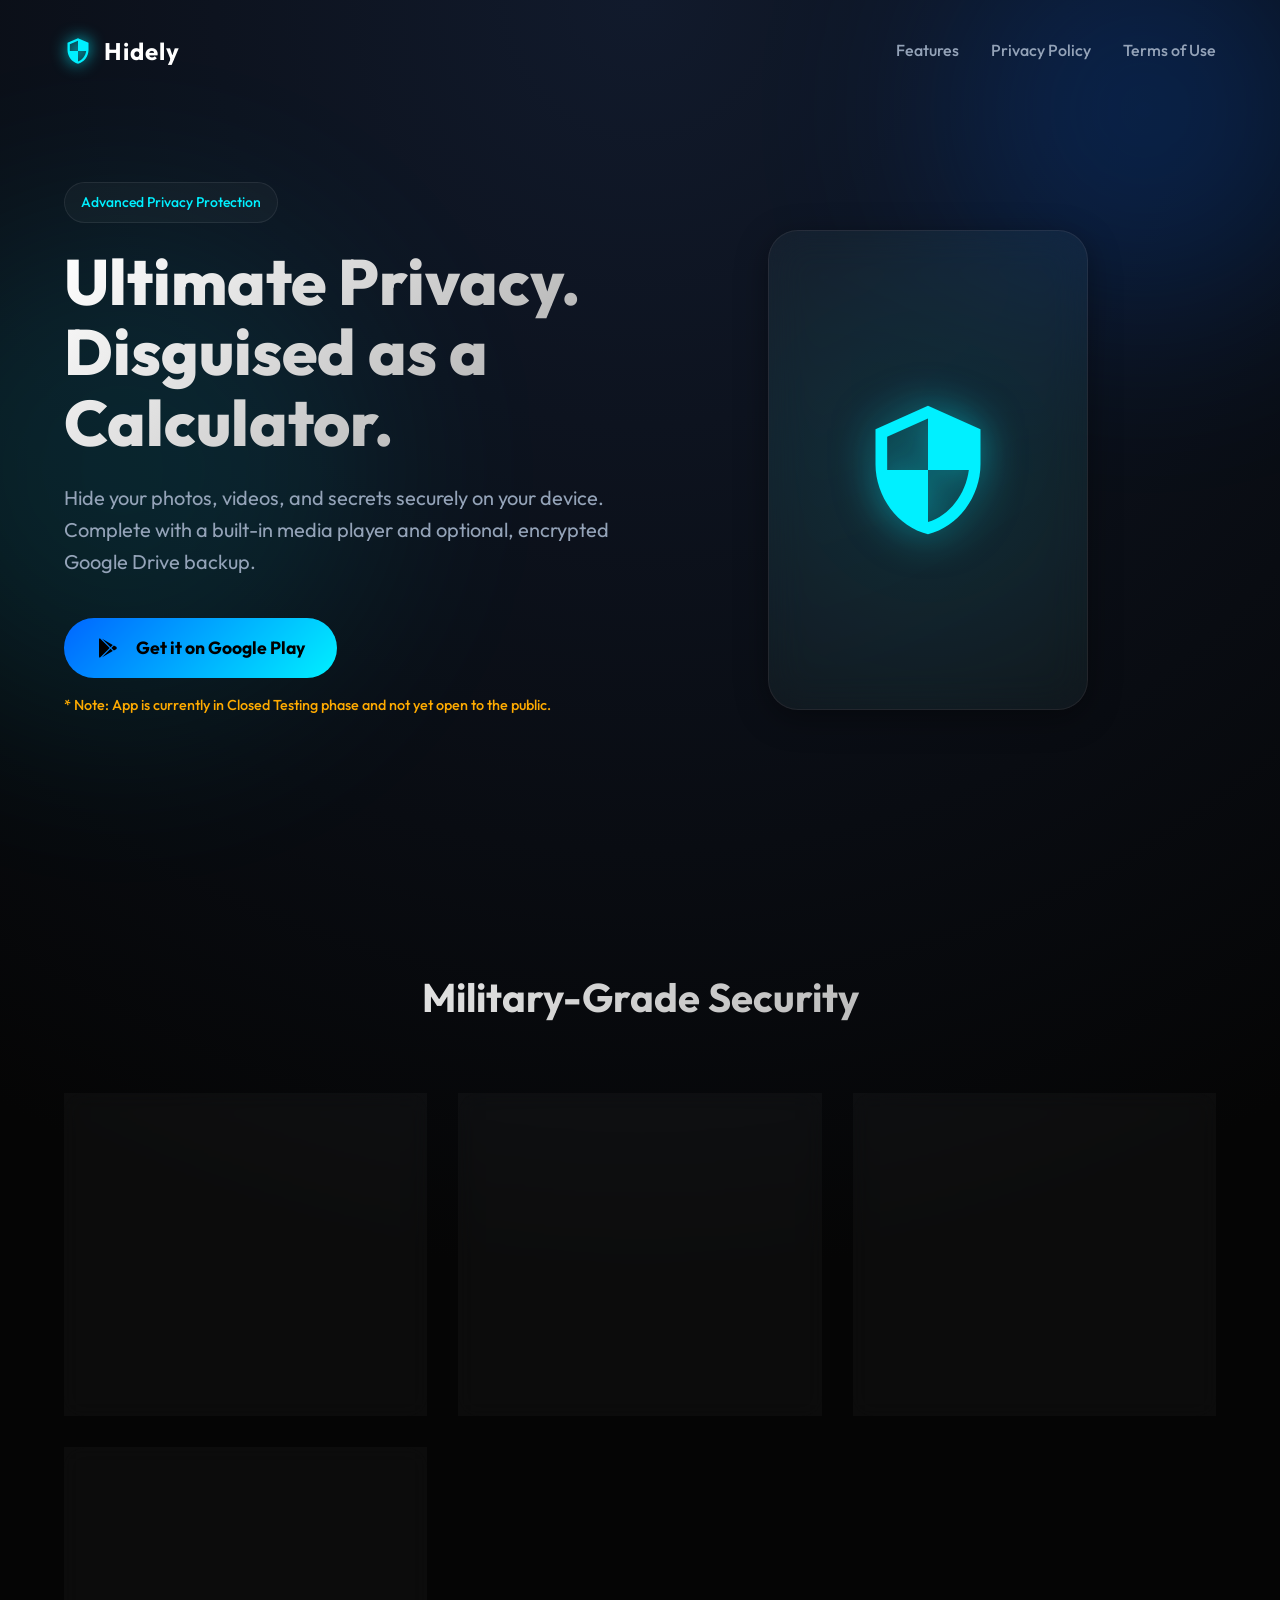
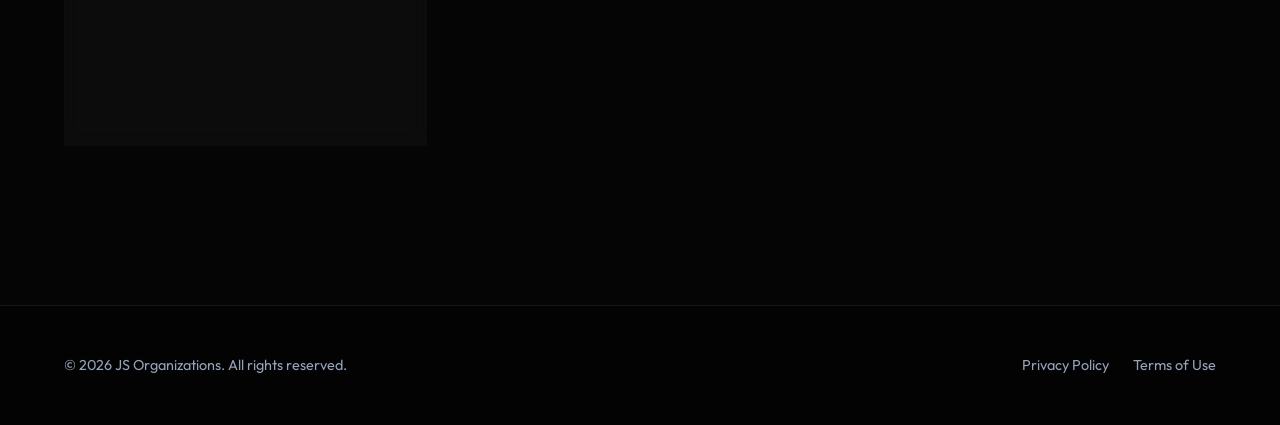
<file: index.html>
<!DOCTYPE html>
<html lang="en">
<head>
  <meta charset="UTF-8">
  <meta name="viewport" content="width=device-width, initial-scale=1.0">
  <title>Hidely - Secure Media Vault & Calculator</title>
  <meta name="description" content="Hide your photos, videos, and secrets securely behind a fully functional calculator. Optional cloud backup to Google Drive.">
  <meta name="google-site-verification" content="0GPd1NmeQYorpYKGYM50UKVC7K9gPuMbhN2rUiNrk8Q" />
  <link rel="stylesheet" href="styles.css">
</head>
<body>
  <div class="bg-glow glow-1"></div>
  <div class="bg-glow glow-2"></div>

  <header>
    <a href="#" class="logo">
      <svg viewBox="0 0 24 24" xmlns="http://www.w3.org/2000/svg">
        <path d="M12 1L3 5v6c0 5.55 3.84 10.74 9 12 5.16-1.26 9-6.45 9-12V5l-9-4zm0 10.99h7c-.53 4.12-3.28 7.79-7 8.94V12H5V6.3l7-3.11v8.8z"/>
      </svg>
      Hidely
    </a>
    <nav>
      <ul>
        <li><a href="#features">Features</a></li>
        <li><a href="privacy-policy.html">Privacy Policy</a></li>
        <li><a href="terms-of-use.html">Terms of Use</a></li>
      </ul>
    </nav>
  </header>

  <main>
    <section class="hero">
      <div class="hero-content">
        <div class="badge">Advanced Privacy Protection</div>
        <h1>Ultimate Privacy.<br>Disguised as a Calculator.</h1>
        <p>Hide your photos, videos, and secrets securely on your device. Complete with a built-in media player and optional, encrypted Google Drive backup.</p>
        
        <a href="https://play.google.com/store/apps/details?id=com.jsorg.hidely" class="cta-button" target="_blank" rel="noopener noreferrer">
          <svg viewBox="0 0 24 24" width="24" height="24" fill="currentColor">
            <path d="M3,20.5V3.5C3,2.91 3.34,2.39 3.84,2.15L13.69,12L3.84,21.85C3.34,21.6 3,21.09 3,20.5M16.81,15.12L6.05,21.34L14.54,12.85L16.81,15.12M20.16,10.81C20.5,11.08 20.75,11.5 20.75,12C20.75,12.5 20.53,12.9 20.18,13.18L17.89,14.5L15.39,12L17.89,9.5L20.16,10.81M6.05,2.66L16.81,8.88L14.54,11.15L6.05,2.66Z"/>
          </svg>
          Get it on Google Play
        </a>
        <p style="margin-top: 1rem; font-size: 0.9rem; color: #ffab00; font-weight: 500;">* Note: App is currently in Closed Testing phase and not yet open to the public.</p>
      </div>
      
      <div class="hero-visual">
        <div class="glass-card" style="justify-content: center; align-items: center;">
          <svg viewBox="0 0 24 24" style="width: 140px; height: 140px; fill: var(--accent-color); filter: drop-shadow(0 0 20px rgba(0, 240, 255, 0.5));">
            <path d="M12 1L3 5v6c0 5.55 3.84 10.74 9 12 5.16-1.26 9-6.45 9-12V5l-9-4zm0 10.99h7c-.53 4.12-3.28 7.79-7 8.94V12H5V6.3l7-3.11v8.8z"/>
          </svg>
        </div>
      </div>
    </section>

    <section id="features" class="features">
      <h2 class="section-title">Military-Grade Security</h2>
      
      <div class="features-grid">
        <div class="feature-card">
          <div class="feature-icon">
            <svg viewBox="0 0 24 24">
              <path d="M12 1L3 5v6c0 5.55 3.84 10.74 9 12 5.16-1.26 9-6.45 9-12V5l-9-4zm0 10.99h7c-.53 4.12-3.28 7.79-7 8.94V12H5V6.3l7-3.11v8.8z"/>
            </svg>
          </div>
          <h3>Disguised Interface</h3>
          <p>Operates as a fully functional calculator. The hidden vault only opens when you enter your secret PIN and tap the '=' button.</p>
        </div>
        
        <div class="feature-card">
          <div class="feature-icon">
            <svg viewBox="0 0 24 24">
              <path d="M19 10h-1V7c0-3.31-2.69-6-6-6S6 3.69 6 7v3H5c-1.11 0-2 .89-2 2v10c0 1.11.89 2 2 2h14c1.11 0 2-.89 2-2V12c0-1.11-.89-2-2-2zm-6 9c-1.1 0-2-.9-2-2s.9-2 2-2 2 .9 2 2-.9 2-2 2zm3.1-9H7.9V7c0-2.26 1.84-4.1 4.1-4.1 2.26 0 4.1 1.84 4.1 4.1v3z"/>
            </svg>
          </div>
          <h3>Local Encryption</h3>
          <p>All your media files are stored locally in an encrypted format using Android's SecureMedia app-private storage.</p>
        </div>
        
        <div class="feature-card">
          <div class="feature-icon">
            <svg viewBox="0 0 24 24">
              <path d="M19.35 10.04C18.67 6.59 15.64 4 12 4 9.11 4 6.6 5.64 5.35 8.04 2.34 8.36 0 10.91 0 14c0 3.31 2.69 6 6 6h13c2.76 0 5-2.24 5-5 0-2.64-2.05-4.78-4.65-4.96zM14 13v4h-4v-4H7l5-5 5 5h-3z"/>
            </svg>
          </div>
          <h3>Optional Cloud Backup</h3>
          <p>Securely backup your encrypted vault to your own personal Google Drive. We never access, see, or store your files on our servers.</p>
        </div>
        
        <div class="feature-card">
          <div class="feature-icon">
            <svg viewBox="0 0 24 24">
              <path d="M2 6H22V8H2V6M2 10H22V12H2V10M9 14H22V16H9V14M9 18H22V20H9V18M7 14L3 17L7 20V14Z"/>
            </svg>
          </div>
          <h3>Built-in Media Viewer</h3>
          <p>View photos and play videos directly inside the vault. Your media is completely isolated from other apps on your phone.</p>
        </div>
      </div>
    </section>
  </main>

  <footer>
    <div class="copyright">
      &copy; 2026 JS Organizations. All rights reserved.
    </div>
    <div class="footer-links">
      <a href="privacy-policy.html">Privacy Policy</a>
      <a href="terms-of-use.html">Terms of Use</a>
    </div>
  </footer>
</body>
</html>
</file>
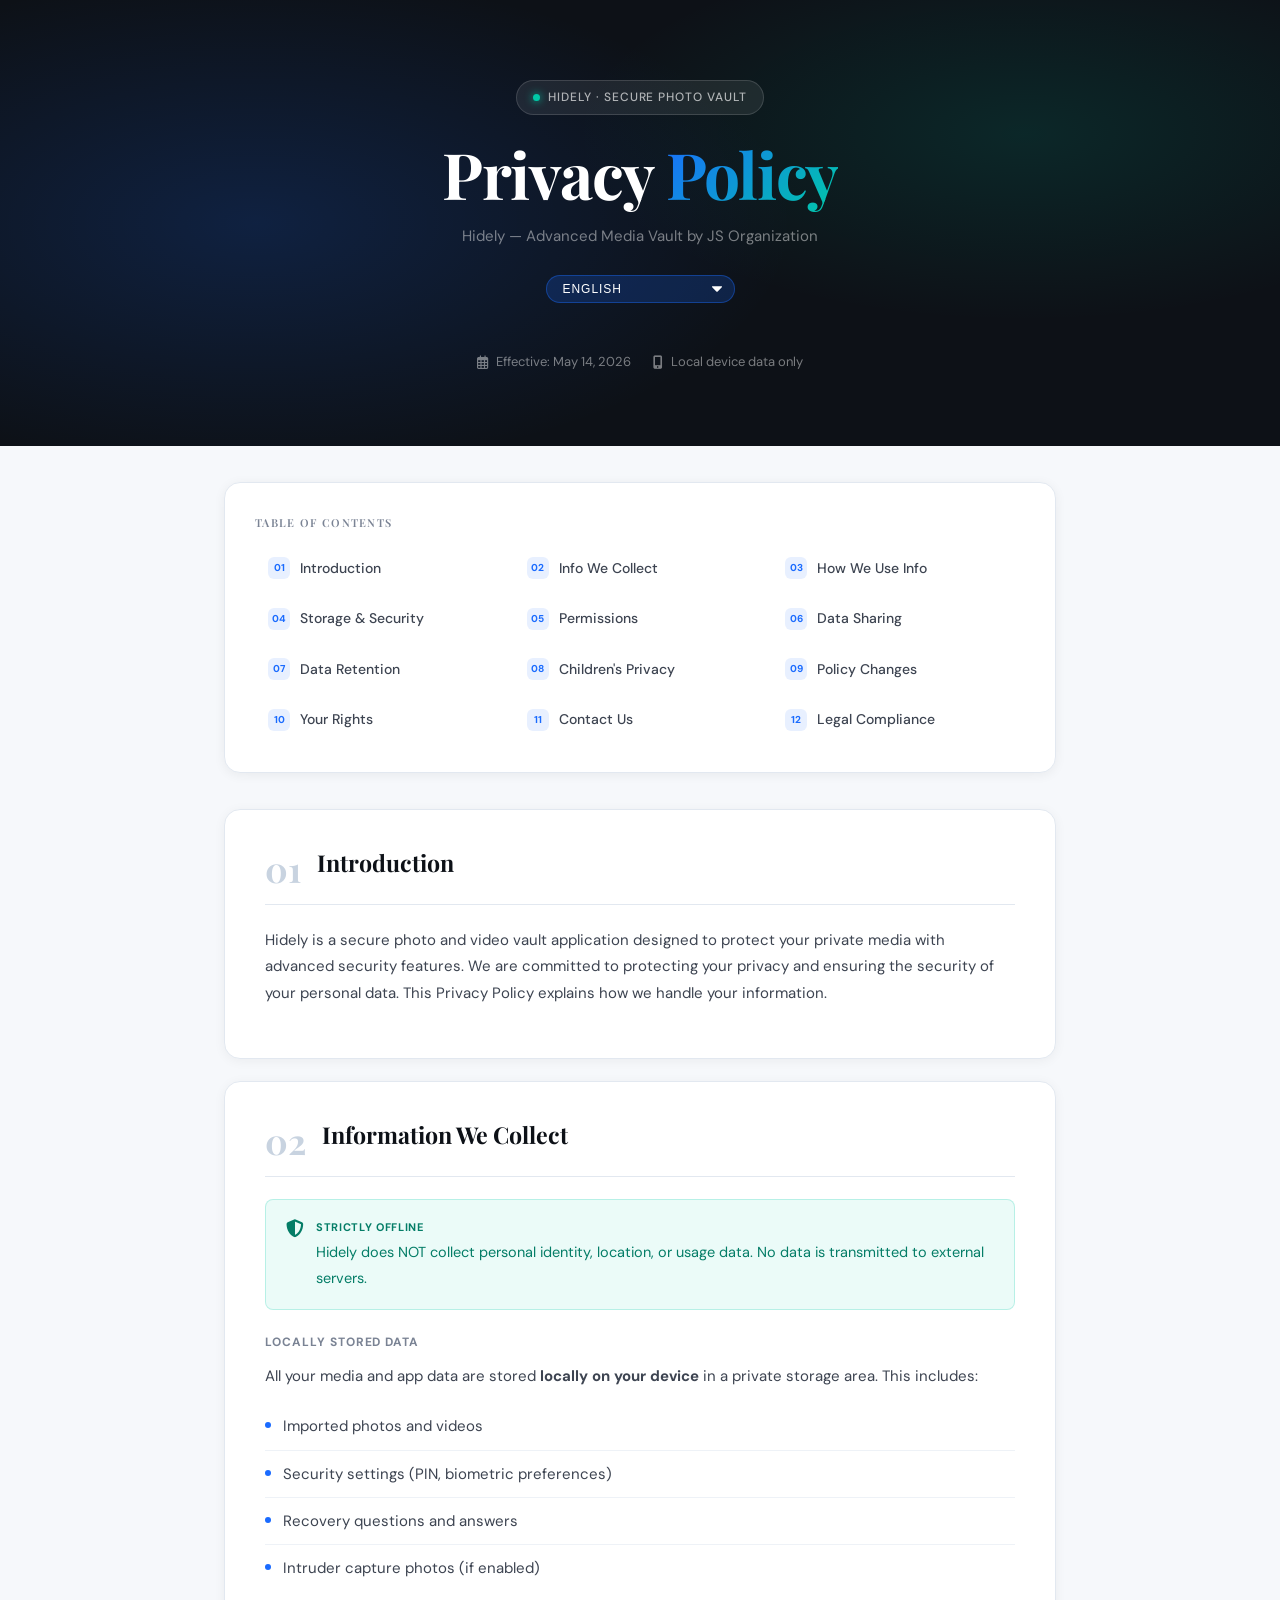
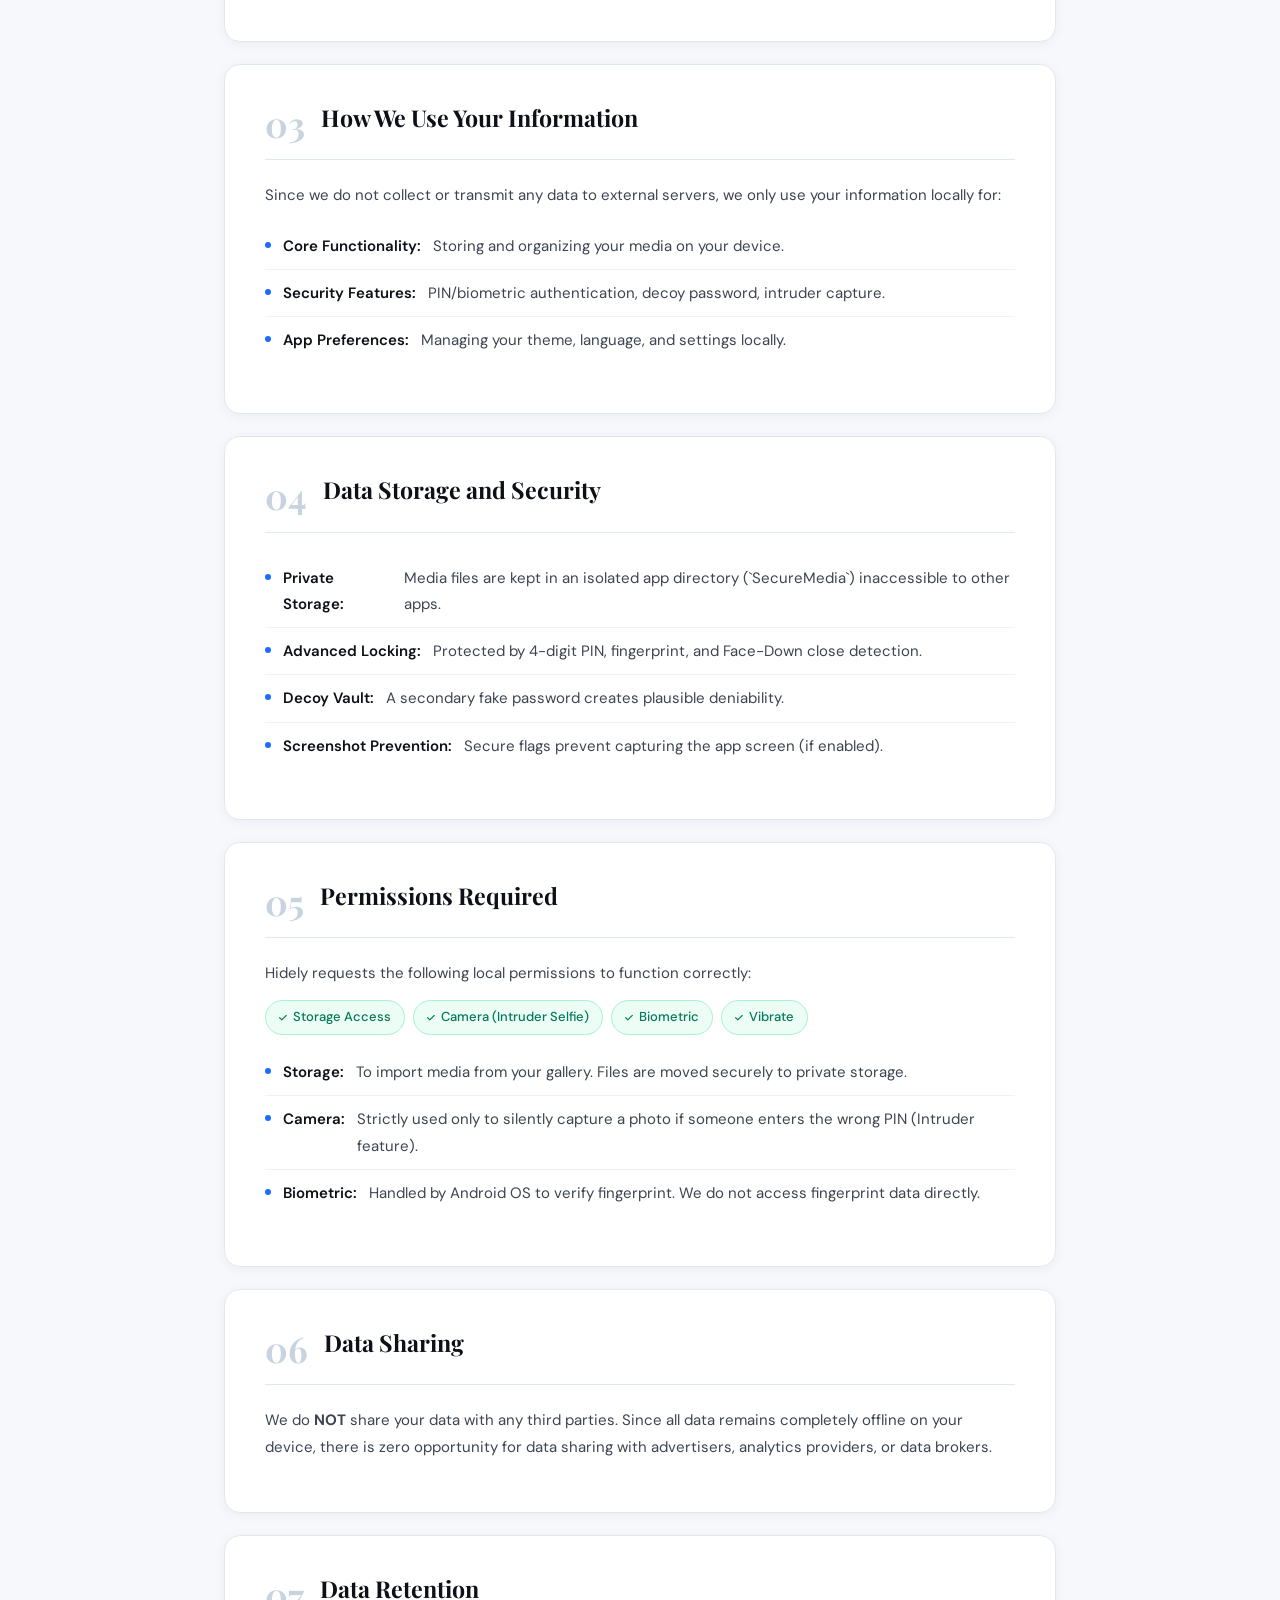
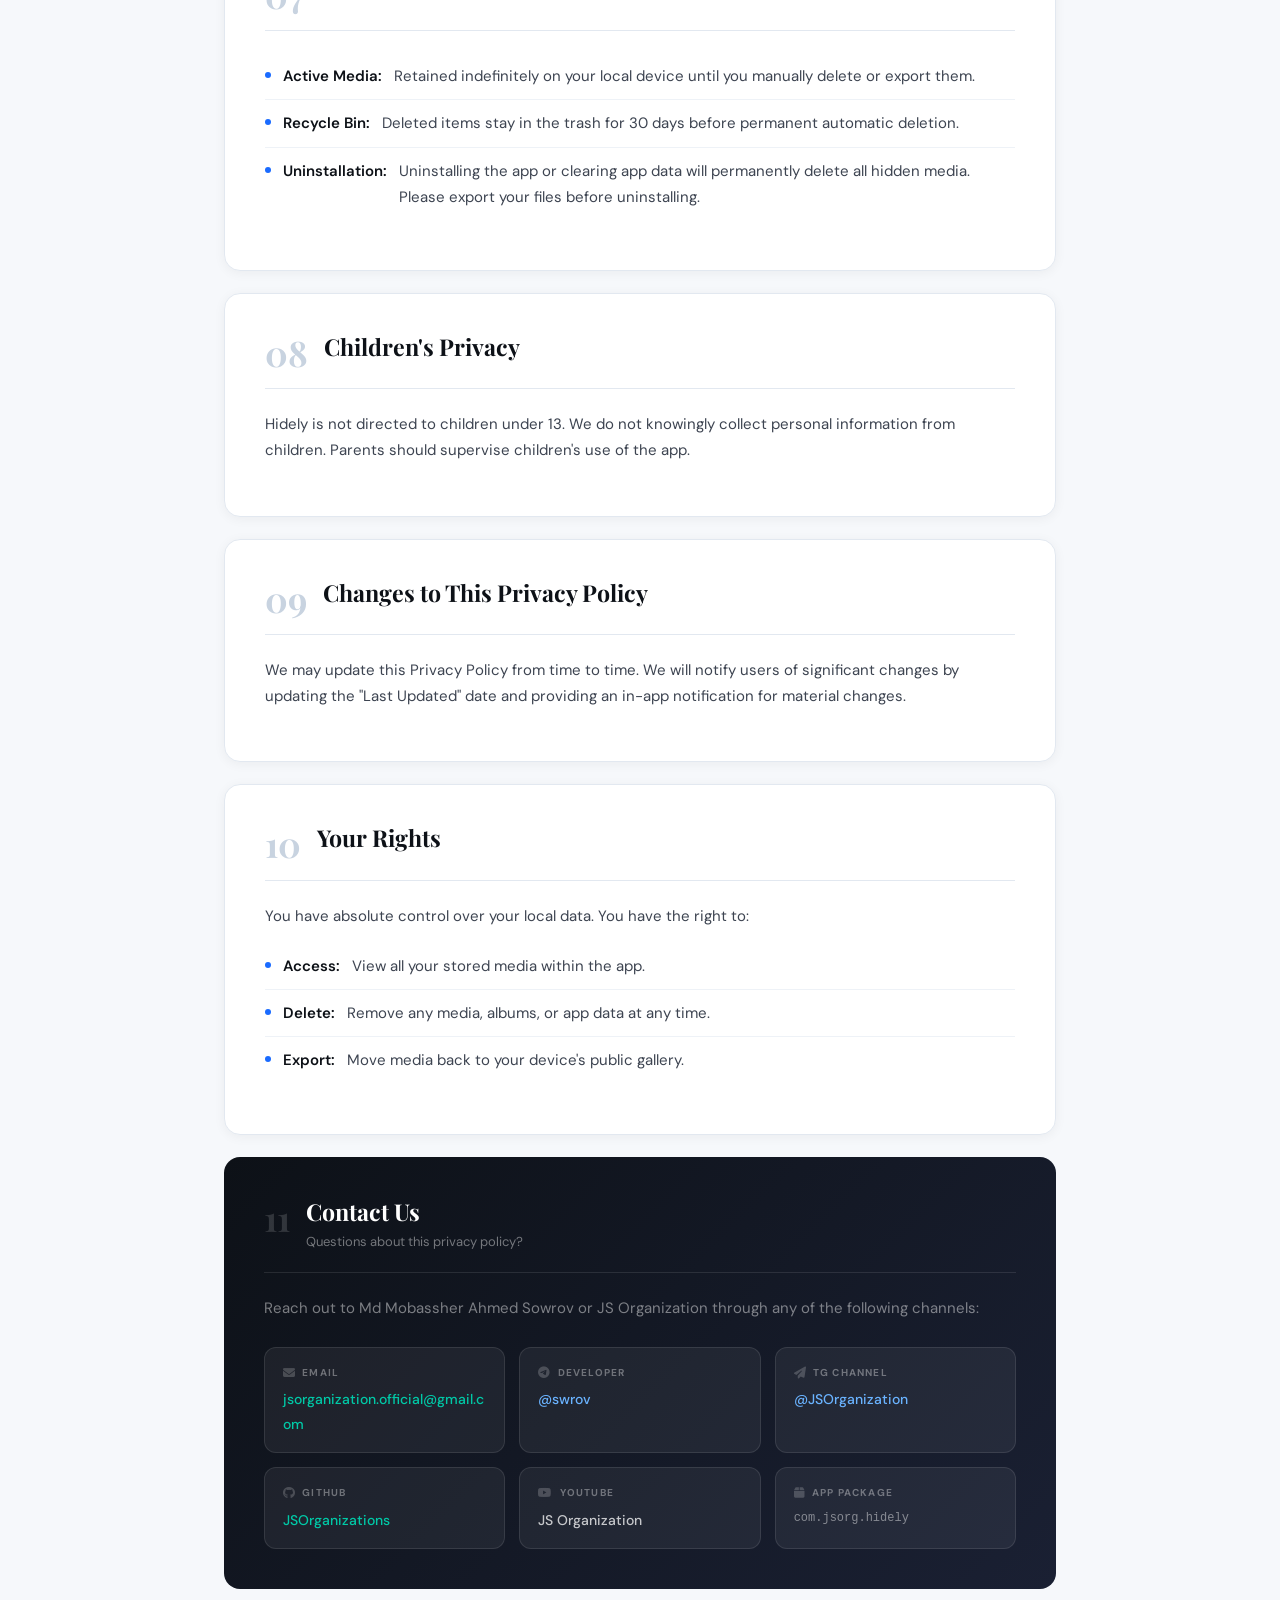
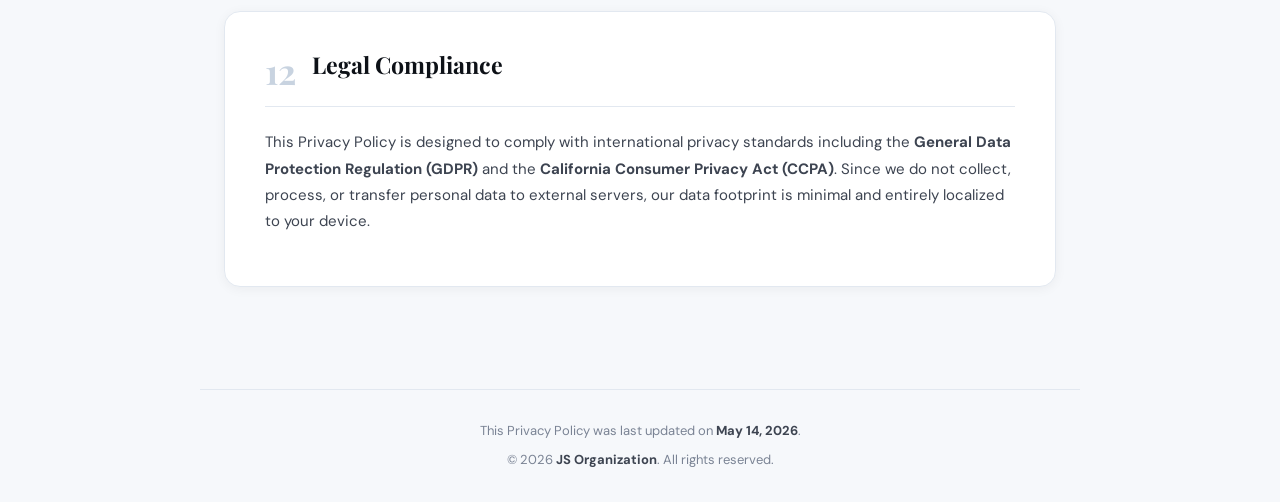
<file: gemini-code-1778755462142.html>
<!DOCTYPE html>
<html lang="en">
<head>
    <meta charset="UTF-8">
    <meta name="viewport" content="width=device-width, initial-scale=1.0">
    <title>Privacy Policy — Hidely</title>
    <link href="https://fonts.googleapis.com/css2?family=Playfair+Display:wght@400;600;700&family=DM+Sans:ital,wght@0,300;0,400;0,500;0,600;1,400&display=swap" rel="stylesheet">
    <link rel="stylesheet" href="https://cdnjs.cloudflare.com/ajax/libs/font-awesome/6.4.0/css/all.min.css">
    <style>
        :root {
            --ink: #0d1117;
            --ink-light: #3d4451;
            --ink-muted: #7a8394;
            --surface: #ffffff;
            --surface-2: #f6f8fb;
            --surface-3: #eef2f7;
            --accent: #1a6bff;
            --accent-2: #00c9a7;
            --accent-glow: rgba(26, 107, 255, 0.10);
            --warn-bg: #fffbeb;
            --border: #e2e8f0;
            --border-strong: #c8d3e0;
            --radius: 16px;
            --radius-sm: 8px;
        }
        *, *::before, *::after { box-sizing: border-box; margin: 0; padding: 0; }
        html { scroll-behavior: smooth; }
        body {
            font-family: 'DM Sans', sans-serif;
            background: var(--surface-2);
            color: var(--ink);
            font-size: 16px;
            line-height: 1.75;
            -webkit-font-smoothing: antialiased;
        }
        
        body:not(.lang-en) .lang-en,
        body:not(.lang-bn) .lang-bn,
        body:not(.lang-hi) .lang-hi,
        body:not(.lang-es) .lang-es,
        body:not(.lang-ar) .lang-ar,
        body:not(.lang-fr) .lang-fr,
        body:not(.lang-ru) .lang-ru,
        body:not(.lang-ur) .lang-ur,
        body:not(.lang-fa) .lang-fa {
            display: none !important;
        }

        body[dir="rtl"] { text-align: right; }
        
        .hero {
            background: var(--ink);
            position: relative;
            overflow: hidden;
            padding: clamp(48px,8vw,80px) clamp(16px,5vw,40px) clamp(40px,7vw,72px);
            text-align: center;
        }
        .hero::before {
            content:'';
            position:absolute; inset:0;
            background:
                radial-gradient(ellipse 60% 80% at 20% 50%, rgba(26,107,255,.18) 0%, transparent 70%),
                radial-gradient(ellipse 50% 60% at 80% 30%, rgba(0,201,167,.12) 0%, transparent 70%);
            pointer-events:none;
        }
        .hero-badge {
            display:inline-flex; align-items:center; gap:8px;
            background:rgba(255,255,255,.08); border:1px solid rgba(255,255,255,.14);
            border-radius:100px; padding:6px 16px;
            font-size:clamp(10px,2.5vw,12px); font-weight:500;
            letter-spacing:.08em; text-transform:uppercase;
            color:rgba(255,255,255,.65); margin-bottom:22px; position:relative;
        }
        .hero-badge::before {
            content:''; width:7px; height:7px; border-radius:50%;
            background:var(--accent-2); box-shadow:0 0 8px var(--accent-2); flex-shrink:0;
        }
        select.hero-badge {
            cursor: pointer;
            transition: all 0.2s ease;
            color: #fff;
            background: rgba(26,107,255,.2);
            border-color: rgba(26,107,255,.4);
            appearance: none;
            -webkit-appearance: none;
            padding-inline-end: 32px;
            background-image: url("data:image/svg+xml;charset=US-ASCII,%3Csvg%20xmlns%3D%22http%3A%2F%2Fwww.w3.org%2F2000%2Fsvg%22%20width%3D%22292.4%22%20height%3D%22292.4%22%3E%3Cpath%20fill%3D%22%23FFFFFF%22%20d%3D%22M287%2069.4a17.6%2017.6%200%200%200-13-5.4H18.4c-5%200-9.3%201.8-12.9%205.4A17.6%2017.6%200%200%200%200%2082.2c0%205%201.8%209.3%205.4%2012.9l128%20127.9c3.6%203.6%207.8%205.4%2012.8%205.4s9.2-1.8%2012.8-5.4L287%2095c3.5-3.5%205.4-7.8%205.4-12.8%200-5-1.9-9.2-5.5-12.8z%22%2F%3E%3C%2Fsvg%3E");
            background-repeat: no-repeat;
            background-position: right 12px center;
            background-size: 10px auto;
        }
        body[dir="rtl"] select.hero-badge {
            background-position: left 12px center;
            padding-inline-start: 32px;
            padding-inline-end: 16px;
        }
        select.hero-badge option { background: var(--ink); color: #fff; }
        select.hero-badge:hover { background-color: rgba(26,107,255,.3); transform: translateY(-2px); }
        .hero h1 {
            font-family:'Playfair Display',Georgia,serif;
            font-size:clamp(2rem,7vw,4rem); font-weight:700; color:#fff;
            letter-spacing:-.02em; line-height:1.15; position:relative; margin-bottom:12px;
        }
        .hero h1 span {
            background:linear-gradient(135deg,#1a6bff,#00c9a7);
            -webkit-background-clip:text; -webkit-text-fill-color:transparent; background-clip:text;
        }
        .hero-sub { color:rgba(255,255,255,.45); font-size:clamp(13px,3vw,15px); position:relative; }
        .hero-meta {
            display:flex; justify-content:center; flex-wrap:wrap;
            gap:clamp(10px,3vw,22px); position:relative; margin-top:26px;
        }
        .hero-meta-item {
            display:flex; align-items:center; gap:8px;
            font-size:clamp(11px,2.5vw,13px); color:rgba(255,255,255,.45);
        }
        .page-wrap {
            max-width:880px; margin:0 auto;
            padding:0 clamp(12px,4vw,24px) clamp(48px,8vw,80px);
        }
        .toc-card {
            background:var(--surface); border:1px solid var(--border);
            border-radius:var(--radius); padding:clamp(18px,4vw,30px);
            margin:clamp(20px,4vw,36px) 0;
            box-shadow:0 2px 12px rgba(13,17,23,.06);
            animation:fadeUp .4s ease both;
        }
        .toc-card h2 {
            font-family:'Playfair Display',serif;
            font-size:clamp(10px,2.5vw,11px); font-weight:600;
            text-transform:uppercase; letter-spacing:.12em;
            color:var(--ink-muted); margin-bottom:14px;
        }
        .toc-grid {
            display:grid;
            grid-template-columns:repeat(auto-fill,minmax(min(100%,200px),1fr));
            gap:6px;
        }
        .toc-link {
            display:flex; align-items:center; gap:10px;
            padding:9px 12px; border-radius:var(--radius-sm);
            text-decoration:none; color:var(--ink-light);
            font-size:clamp(12px,2.8vw,14px); font-weight:500;
            transition:background .18s,color .18s; border:1px solid transparent;
        }
        .toc-link:hover,.toc-link:focus {
            background:var(--accent-glow); color:var(--accent);
            border-color:rgba(26,107,255,.15); outline:none;
        }
        .toc-num {
            font-size:10px; font-weight:700; color:var(--accent);
            background:var(--accent-glow); width:22px; height:22px;
            border-radius:6px; display:flex; align-items:center;
            justify-content:center; flex-shrink:0;
        }
        .section-card {
            background:var(--surface); border:1px solid var(--border);
            border-radius:var(--radius);
            padding:clamp(20px,5vw,38px) clamp(18px,5vw,40px);
            margin-bottom:clamp(14px,3vw,22px);
            box-shadow:0 2px 12px rgba(13,17,23,.05);
            scroll-margin-top:20px;
            animation:fadeUp .45s ease both;
        }
        .section-header {
            display:flex; align-items:flex-start; gap:clamp(10px,3vw,16px);
            margin-bottom:clamp(16px,4vw,22px);
            padding-bottom:clamp(14px,3vw,18px);
            border-bottom:1px solid var(--border);
        }
        .section-num {
            font-family:'Playfair Display',serif;
            font-size:clamp(1.4rem,5vw,2.2rem); font-weight:700;
            color:var(--border-strong); line-height:1; flex-shrink:0; margin-top:3px;
        }
        .section-title {
            font-family:'Playfair Display',serif;
            font-size:clamp(1.05rem,3.5vw,1.45rem); font-weight:700;
            color:var(--ink); line-height:1.3;
        }
        .section-subtitle { font-size:clamp(11px,2.5vw,13px); color:var(--ink-muted); margin-top:4px; }
        .section-body p { color:var(--ink-light); margin-bottom:14px; font-size:clamp(13.5px,3vw,15px); }
        .section-body p:last-child { margin-bottom:0; }
        .section-body h3 {
            font-size:clamp(10px,2.5vw,12px); font-weight:700;
            text-transform:uppercase; letter-spacing:.08em;
            color:var(--ink-muted); margin:22px 0 10px;
        }
        .policy-list { list-style:none; margin:12px 0; }
        .policy-list li {
            display:flex; align-items:flex-start; gap:12px;
            padding:10px 0; border-bottom:1px solid var(--surface-3);
            font-size:clamp(13px,3vw,15px); color:var(--ink-light);
        }
        .policy-list li:last-child { border-bottom:none; }
        .policy-list li::before {
            content:''; width:6px; height:6px; border-radius:50%;
            background:var(--accent); flex-shrink:0; margin-top:9px;
        }
        .policy-list li strong { color:var(--ink); font-weight:600; }
        .callout {
            border-radius:var(--radius-sm);
            padding:clamp(13px,3vw,18px) clamp(13px,3vw,20px);
            margin:16px 0; display:flex; gap:12px;
            align-items:flex-start; font-size:clamp(13px,3vw,14.5px);
        }
        .callout i { flex-shrink:0; font-size: 18px; margin-top:2px; }
        .callout.info  { background:var(--accent-glow); border:1px solid rgba(26,107,255,.18); color:#1a4db5; }
        .callout.safe  { background:rgba(0,201,167,.08); border:1px solid rgba(0,201,167,.22); color:#047d67; }
        .callout.warning { background:var(--warn-bg); border:1px solid rgba(245,158,11,.4); color:#92640a; }
        .callout strong {
            display:block; font-weight:700; margin-bottom:3px;
            font-size:11px; text-transform:uppercase; letter-spacing:.06em;
        }
        .pill-grid { display:flex; flex-wrap:wrap; gap:8px; margin:14px 0; }
        .pill {
            display:inline-flex; align-items:center; gap:6px;
            background:var(--surface-3); border:1px solid var(--border);
            border-radius:100px; padding:5px 13px;
            font-size:clamp(11px,2.5vw,13px); font-weight:500; color:var(--ink-light);
        }
        .pill.blocked { background:#fff1f1; border-color:#fecaca; color:#b91c1c; }
        .pill.blocked::before { content:'\f00d'; font-family:"Font Awesome 6 Free"; font-weight:900; font-size:9px; }
        .pill.allowed { background:#ecfdf5; border-color:#a7f3d0; color:#047857; }
        .pill.allowed::before { content:'\f00c'; font-family:"Font Awesome 6 Free"; font-weight:900; font-size:9px; }
        .contact-card {
            background:linear-gradient(135deg,#0d1117 0%,#1a2033 100%);
            border-radius:var(--radius);
            padding:clamp(22px,5vw,40px); color:#fff;
            margin-bottom:clamp(14px,3vw,22px);
            animation:fadeUp .45s .44s ease both;
        }
        .contact-card .section-title { color:#fff; }
        .contact-card .section-subtitle { color:rgba(255,255,255,.42); }
        .contact-card .section-header { border-bottom-color:rgba(255,255,255,.10); }
        .contact-card .section-num { color:rgba(255,255,255,.15); }
        .contact-grid {
            display:grid; grid-template-columns:repeat(auto-fill,minmax(min(100%,185px),1fr));
            gap:clamp(10px,2.5vw,14px); margin-top:clamp(16px,4vw,26px);
        }
        .contact-item {
            background:rgba(255,255,255,.06); border:1px solid rgba(255,255,255,.10);
            border-radius:12px; padding:clamp(12px,3vw,16px) clamp(13px,3vw,18px);
            transition:background .18s,transform .18s; text-decoration:none; display:block;
        }
        a.contact-item:hover { background:rgba(255,255,255,.11); transform:translateY(-2px); }
        .contact-label {
            font-size:10px; font-weight:700; letter-spacing:.12em;
            text-transform:uppercase; color:rgba(255,255,255,.36);
            margin-bottom:6px; display:flex; align-items:center; gap:6px;
        }
        .contact-label i { opacity:.55; flex-shrink:0; font-size: 12px; }
        .contact-value { font-size:clamp(12px,2.8vw,14px); font-weight:500; color:rgba(255,255,255,.82); word-break:break-word; }
        .cv-green { color:var(--accent-2); }
        .cv-blue  { color:#6ab3ff; }
        .footer {
            text-align:center; padding:clamp(20px,4vw,30px) 20px;
            font-size:clamp(11px,2.5vw,13px); color:var(--ink-muted);
            border-top:1px solid var(--border); max-width:880px; margin:0 auto;
        }
        .footer strong { color:var(--ink-light); }
        
        @keyframes fadeUp {
            from { opacity:0; transform:translateY(16px); }
            to   { opacity:1; transform:translateY(0); }
        }
        .section-card:nth-child(1)  { animation-delay:.04s; }
        .section-card:nth-child(2)  { animation-delay:.08s; }
        .section-card:nth-child(3)  { animation-delay:.12s; }
        .section-card:nth-child(4)  { animation-delay:.16s; }
        .section-card:nth-child(5)  { animation-delay:.20s; }
        .section-card:nth-child(6)  { animation-delay:.24s; }
        .section-card:nth-child(7)  { animation-delay:.28s; }
        .section-card:nth-child(8)  { animation-delay:.32s; }
        .section-card:nth-child(9)  { animation-delay:.36s; }
        .section-card:nth-child(10) { animation-delay:.40s; }
        .section-card:nth-child(11) { animation-delay:.44s; }
        .section-card:nth-child(12) { animation-delay:.48s; }
        .contact-card { animation-delay:.52s; }
        
        @media (max-width:480px) {
            .toc-link { padding:11px 12px; }
            .contact-item { padding:13px 14px; }
        }
    </style>
</head>
<body class="lang-en" dir="ltr">

<div class="hero">
    <div class="hero-badge lang-en">Hidely &middot; Secure Photo Vault</div>
    <div class="hero-badge lang-bn">Hidely &middot; নিরাপদ ফটো ভল্ট</div>
    <div class="hero-badge lang-hi">Hidely &middot; सुरक्षित फोटो तिजोरी</div>
    <div class="hero-badge lang-es">Hidely &middot; Bóveda de Fotos Segura</div>
    <div class="hero-badge lang-ar">Hidely &middot; قبو الصور الآمن</div>
    <div class="hero-badge lang-fr">Hidely &middot; Coffre-fort Photo Sécurisé</div>
    <div class="hero-badge lang-ru">Hidely &middot; Защищенное Фотохранилище</div>
    <div class="hero-badge lang-ur">Hidely &middot; محفوظ تصویر والٹ</div>
    <div class="hero-badge lang-fa">Hidely &middot; صندوق امن عکس</div>
    
    <h1 class="lang-en">Privacy <span>Policy</span></h1>
    <h1 class="lang-bn">গোপনীয়তা <span>নীতি</span></h1>
    <h1 class="lang-hi">गोपनीयता <span>नीति</span></h1>
    <h1 class="lang-es">Política de <span>Privacidad</span></h1>
    <h1 class="lang-ar">سياسة <span>الخصوصية</span></h1>
    <h1 class="lang-fr">Politique de <span>Confidentialité</span></h1>
    <h1 class="lang-ru">Политика <span>Конфиденциальности</span></h1>
    <h1 class="lang-ur">رازداری <span>پالیسی</span></h1>
    <h1 class="lang-fa">سیاست <span>حریم خصوصی</span></h1>

    <p class="hero-sub lang-en">Hidely — Advanced Media Vault by JS Organization</p>
    <p class="hero-sub lang-bn">Hidely — JS Organization এর একটি উন্নত মিডিয়া ভল্ট</p>
    <p class="hero-sub lang-hi">Hidely — JS Organization द्वारा उन्नत मीडिया वॉल्ट</p>
    <p class="hero-sub lang-es">Hidely — Bóveda multimedia avanzada de JS Organization</p>
    <p class="hero-sub lang-ar">Hidely — قبو وسائط متقدم من JS Organization</p>
    <p class="hero-sub lang-fr">Hidely — Coffre-fort multimédia par JS Organization</p>
    <p class="hero-sub lang-ru">Hidely — Продвинутое медиа-хранилище от JS Organization</p>
    <p class="hero-sub lang-ur">Hidely — جے ایس آرگنائزیشن کا ایڈوانسڈ میڈیا والٹ</p>
    <p class="hero-sub lang-fa">Hidely — گاوصندوق رسانه پیشرفته توسط JS Organization</p>
    
    <div class="hero-meta">
        <select id="langSelect" class="hero-badge" onchange="toggleLanguage(this.value)">
            <option value="en">English</option>
            <option value="bn">বাংলা (Bangla)</option>
            <option value="hi">हिन्दी (Hindi)</option>
            <option value="es">Español (Spanish)</option>
            <option value="ar">العربية (Arabic)</option>
            <option value="fr">Français (French)</option>
            <option value="ru">Русский (Russian)</option>
            <option value="ur">اردو (Urdu)</option>
            <option value="fa">فارسی (Persian)</option>
        </select>
    </div>

    <div class="hero-meta">
        <div class="hero-meta-item">
            <i class="fa-regular fa-calendar-alt"></i>
            <span class="lang-en">Effective: May 14, 2026</span>
            <span class="lang-bn">কার্যকরী তারিখ: ১৪ মে, ২০২৬</span>
            <span class="lang-hi">प्रभावी: 14 मई, 2026</span>
            <span class="lang-es">Efectivo: 14 de mayo, 2026</span>
            <span class="lang-ar">ساري المفعول: ١٤ مايو ٢٠٢٦</span>
            <span class="lang-fr">En vigueur : 14 Mai 2026</span>
            <span class="lang-ru">Действует с: 14 мая 2026</span>
            <span class="lang-ur">مؤثر: 14 مئی 2026</span>
            <span class="lang-fa">موثر: ۱۴ مه ۲۰۲۶</span>
        </div>
        <div class="hero-meta-item">
            <i class="fa-solid fa-mobile-alt"></i>
            <span class="lang-en">Local device data only</span>
            <span class="lang-bn">শুধুমাত্র লোকাল ডিভাইস ডেটা</span>
            <span class="lang-hi">केवल स्थानीय उपकरण डेटा</span>
            <span class="lang-es">Solo datos del dispositivo local</span>
            <span class="lang-ar">بيانات الجهاز المحلي فقط</span>
            <span class="lang-fr">Données locales uniquement</span>
            <span class="lang-ru">Только локальные данные</span>
            <span class="lang-ur">صرف مقامی ڈیوائس کا ڈیٹا</span>
            <span class="lang-fa">فقط داده های دستگاه محلی</span>
        </div>
    </div>
</div>

<div class="page-wrap">
    
    <div class="toc-card">
        <h2 class="lang-en">Table of Contents</h2>
        <h2 class="lang-bn">সূচিপত্র</h2>
        <h2 class="lang-hi">विषय सूची</h2>
        <h2 class="lang-es">Tabla de Contenido</h2>
        <h2 class="lang-ar">جدول المحتويات</h2>
        <h2 class="lang-fr">Table des Matières</h2>
        <h2 class="lang-ru">Оглавление</h2>
        <h2 class="lang-ur">فہرست مضامین</h2>
        <h2 class="lang-fa">فهرست مطالب</h2>
        
        <div class="toc-grid">
            <a href="#s1" class="toc-link"><span class="toc-num">01</span>
                <span class="lang-en">Introduction</span><span class="lang-bn">ভূমিকা</span><span class="lang-hi">परिचय</span><span class="lang-es">Introducción</span><span class="lang-ar">مقدمة</span><span class="lang-fr">Introduction</span><span class="lang-ru">Введение</span><span class="lang-ur">تعارف</span><span class="lang-fa">مقدمه</span>
            </a>
            <a href="#s2" class="toc-link"><span class="toc-num">02</span>
                <span class="lang-en">Info We Collect</span><span class="lang-bn">সংগৃহীত তথ্য</span><span class="lang-hi">हम जो जानकारी एकत्र करते हैं</span><span class="lang-es">Información Recopilada</span><span class="lang-ar">المعلومات التي نجمعها</span><span class="lang-fr">Infos Collectées</span><span class="lang-ru">Сбор Информации</span><span class="lang-ur">ہماری جمع کردہ معلومات</span><span class="lang-fa">اطلاعات جمع آوری شده</span>
            </a>
            <a href="#s3" class="toc-link"><span class="toc-num">03</span>
                <span class="lang-en">How We Use Info</span><span class="lang-bn">তথ্য ব্যবহার</span><span class="lang-hi">जानकारी का उपयोग</span><span class="lang-es">Uso de Información</span><span class="lang-ar">كيف نستخدم المعلومات</span><span class="lang-fr">Utilisation des Infos</span><span class="lang-ru">Использование Информации</span><span class="lang-ur">معلومات کا استعمال</span><span class="lang-fa">استفاده از اطلاعات</span>
            </a>
            <a href="#s4" class="toc-link"><span class="toc-num">04</span>
                <span class="lang-en">Storage & Security</span><span class="lang-bn">স্টোরেজ এবং নিরাপত্তা</span><span class="lang-hi">भंडारण और सुरक्षा</span><span class="lang-es">Almacenamiento y Seguridad</span><span class="lang-ar">التخزين والأمان</span><span class="lang-fr">Stockage et Sécurité</span><span class="lang-ru">Хранение и Безопасность</span><span class="lang-ur">اسٹوریج اور سیکیورٹی</span><span class="lang-fa">ذخیره سازی و امنیت</span>
            </a>
            <a href="#s5" class="toc-link"><span class="toc-num">05</span>
                <span class="lang-en">Permissions</span><span class="lang-bn">পারমিশন</span><span class="lang-hi">अनुमतियां</span><span class="lang-es">Permisos Requeridos</span><span class="lang-ar">الأذونات المطلوبة</span><span class="lang-fr">Autorisations Requises</span><span class="lang-ru">Разрешения</span><span class="lang-ur">اجازت نامے</span><span class="lang-fa">مجوزها</span>
            </a>
            <a href="#s6" class="toc-link"><span class="toc-num">06</span>
                <span class="lang-en">Data Sharing</span><span class="lang-bn">ডেটা শেয়ারিং</span><span class="lang-hi">डेटा साझा करना</span><span class="lang-es">Intercambio de Datos</span><span class="lang-ar">مشاركة البيانات</span><span class="lang-fr">Partage de Données</span><span class="lang-ru">Обмен Данными</span><span class="lang-ur">ڈیٹا کا اشتراک</span><span class="lang-fa">اشتراک داده ها</span>
            </a>
            <a href="#s7" class="toc-link"><span class="toc-num">07</span>
                <span class="lang-en">Data Retention</span><span class="lang-bn">ডেটা সংরক্ষণ</span><span class="lang-hi">डेटा प्रतिधारण</span><span class="lang-es">Retención de Datos</span><span class="lang-ar">الاحتفاظ بالبيانات</span><span class="lang-fr">Conservation des Données</span><span class="lang-ru">Хранение Данных</span><span class="lang-ur">ڈیٹا کی برقراری</span><span class="lang-fa">حفظ داده ها</span>
            </a>
            <a href="#s8" class="toc-link"><span class="toc-num">08</span>
                <span class="lang-en">Children's Privacy</span><span class="lang-bn">শিশুদের গোপনীয়তা</span><span class="lang-hi">बच्चों की गोपनीयता</span><span class="lang-es">Privacidad Infantil</span><span class="lang-ar">خصوصية الأطفال</span><span class="lang-fr">Confidentialité des Enfants</span><span class="lang-ru">Детская Конфиденциальность</span><span class="lang-ur">بچوں کی رازداری</span><span class="lang-fa">حریم خصوصی کودکان</span>
            </a>
            <a href="#s9" class="toc-link"><span class="toc-num">09</span>
                <span class="lang-en">Policy Changes</span><span class="lang-bn">নীতির পরিবর্তন</span><span class="lang-hi">नीति में परिवर्तन</span><span class="lang-es">Cambios en la Política</span><span class="lang-ar">تغييرات السياسة</span><span class="lang-fr">Changements de Politique</span><span class="lang-ru">Изменения Политики</span><span class="lang-ur">پالیسی میں تبدیلیاں</span><span class="lang-fa">تغییرات سیاست</span>
            </a>
            <a href="#s10" class="toc-link"><span class="toc-num">10</span>
                <span class="lang-en">Your Rights</span><span class="lang-bn">আপনার অধিকার</span><span class="lang-hi">आपके अधिकार</span><span class="lang-es">Tus Derechos</span><span class="lang-ar">حقوقك</span><span class="lang-fr">Vos Droits</span><span class="lang-ru">Ваши Права</span><span class="lang-ur">آپ کے حقوق</span><span class="lang-fa">حقوق شما</span>
            </a>
            <a href="#s11" class="toc-link"><span class="toc-num">11</span>
                <span class="lang-en">Contact Us</span><span class="lang-bn">যোগাযোগ</span><span class="lang-hi">संपर्क करें</span><span class="lang-es">Contáctanos</span><span class="lang-ar">اتصل بنا</span><span class="lang-fr">Nous Contacter</span><span class="lang-ru">Контакты</span><span class="lang-ur">رابطہ کریں</span><span class="lang-fa">تماس با ما</span>
            </a>
            <a href="#s12" class="toc-link"><span class="toc-num">12</span>
                <span class="lang-en">Legal Compliance</span><span class="lang-bn">আইনি সম্মতি</span><span class="lang-hi">कानूनी अनुपालन</span><span class="lang-es">Cumplimiento Legal</span><span class="lang-ar">الامتثال القانوني</span><span class="lang-fr">Conformité Légale</span><span class="lang-ru">Юридическое Соответствие</span><span class="lang-ur">قانونی تعمیل</span><span class="lang-fa">انطباق قانونی</span>
            </a>
        </div>
    </div>

    <!-- Section 1 -->
    <div class="section-card" id="s1">
        <div class="section-header">
            <div class="section-num">01</div>
            <div>
                <div class="section-title lang-en">Introduction</div>
                <div class="section-title lang-bn">ভূমিকা</div>
                <div class="section-title lang-hi">परिचय</div>
                <div class="section-title lang-es">Introducción</div>
                <div class="section-title lang-ar">مقدمة</div>
                <div class="section-title lang-fr">Introduction</div>
                <div class="section-title lang-ru">Введение</div>
                <div class="section-title lang-ur">تعارف</div>
                <div class="section-title lang-fa">مقدمه</div>
            </div>
        </div>
        <div class="section-body">
            <p class="lang-en">Hidely is a secure photo and video vault application designed to protect your private media with advanced security features. We are committed to protecting your privacy and ensuring the security of your personal data. This Privacy Policy explains how we handle your information.</p>
            <p class="lang-bn">Hidely হলো একটি সুরক্ষিত ছবি এবং ভিডিও ভল্ট অ্যাপ্লিকেশান, যা উন্নত নিরাপত্তা বৈশিষ্ট্যের সাহায্যে আপনার ব্যক্তিগত মিডিয়া সুরক্ষিত রাখার জন্য ডিজাইন করা হয়েছে। আমরা আপনার গোপনীয়তা রক্ষা এবং ডেটার নিরাপত্তা নিশ্চিত করতে প্রতিশ্রুতিবদ্ধ। এই নীতিমালার মাধ্যমে আমরা কীভাবে আপনার তথ্য পরিচালনা করি তা ব্যাখ্যা করা হয়েছে।</p>
            <p class="lang-hi">Hidely एक सुरक्षित फोटो और वीडियो तिजोरी एप्लिकेशन है जिसे उन्नत सुरक्षा सुविधाओं के साथ आपके निजी मीडिया की रक्षा के लिए डिज़ाइन किया गया है। यह नीति बताती है कि हम आपकी जानकारी को कैसे संभालते हैं।</p>
            <p class="lang-es">Hidely es una aplicación de bóveda segura diseñada para proteger sus fotos y videos privados. Esta política explica cómo manejamos su información de manera segura.</p>
            <p class="lang-ar">Hidely هو تطبيق قبو آمن للصور ومقاطع الفيديو مصمم لحماية وسائطك الخاصة. تشرح هذه السياسة كيف نتعامل مع معلوماتك.</p>
            <p class="lang-fr">Hidely est une application de coffre-fort sécurisée conçue pour protéger vos photos et vidéos privées. Cette politique explique comment nous traitons vos informations.</p>
            <p class="lang-ru">Hidely - это надежное приложение-хранилище, предназначенное для защиты ваших личных фото и видео. Эта политика объясняет, как мы обращаемся с вашей информацией.</p>
            <p class="lang-ur">Hidely ایک محفوظ تصویر اور ویڈیو والٹ ایپ ہے جسے آپ کے نجی میڈیا کی حفاظت کے لیے ڈیزائن کیا گیا ہے۔ یہ پالیسی بتاتی ہے کہ ہم آپ کی معلومات کو کیسے ہینڈل کرتے ہیں۔</p>
            <p class="lang-fa">Hidely یک برنامه امن گاوصندوق عکس و ویدیو است که برای محافظت از رسانه های خصوصی شما طراحی شده است. این سیاست نحوه مدیریت اطلاعات شما را توضیح می دهد.</p>
        </div>
    </div>

    <!-- Section 2 -->
    <div class="section-card" id="s2">
        <div class="section-header">
            <div class="section-num">02</div>
            <div>
                <div class="section-title lang-en">Information We Collect</div>
                <div class="section-title lang-bn">সংগ্রহ করা তথ্য</div>
                <div class="section-title lang-hi">हम जो जानकारी एकत्र करते हैं</div>
                <div class="section-title lang-es">Información que Recopilamos</div>
                <div class="section-title lang-ar">المعلومات التي نجمعها</div>
                <div class="section-title lang-fr">Informations Collectées</div>
                <div class="section-title lang-ru">Информацию Которую Мы Собираем</div>
                <div class="section-title lang-ur">ہماری جمع کردہ معلومات</div>
                <div class="section-title lang-fa">اطلاعاتی که جمع آوری می کنیم</div>
            </div>
        </div>
        <div class="section-body">
            <div class="callout safe">
                <i class="fa-solid fa-shield-halved"></i>
                <div class="lang-en"><strong>Strictly Offline</strong>Hidely does NOT collect personal identity, location, or usage data. No data is transmitted to external servers.</div>
                <div class="lang-bn"><strong>সম্পূর্ণ অফলাইন</strong>Hidely কোনো ব্যক্তিগত পরিচয়, লোকেশন বা ব্যবহারের ডেটা সংগ্রহ করে না। কোনো ডেটা এক্সটার্নাল সার্ভারে পাঠানো হয় না।</div>
                <div class="lang-hi"><strong>पूरी तरह से ऑफ़लाइन</strong> कोई व्यक्तिगत डेटा एकत्र या बाहरी सर्वर पर प्रसारित नहीं किया जाता है।</div>
                <div class="lang-es"><strong>Estrictamente Offline</strong> No se recopilan ni transmiten datos personales a servidores externos.</div>
                <div class="lang-ar"><strong>غير متصل تمامًا</strong> لا يتم جمع بيانات شخصية أو نقلها إلى خوادم خارجية.</div>
                <div class="lang-fr"><strong>Strictement Hors Ligne</strong> Aucune donnée personnelle n'est collectée ou transmise à des serveurs externes.</div>
                <div class="lang-ru"><strong>Строго Офлайн</strong> Личные данные не собираются и не передаются на внешние серверы.</div>
                <div class="lang-ur"><strong>سختی سے آف لائن</strong> کوئی ذاتی ڈیٹا اکٹھا یا بیرونی سرورز پر منتقل نہیں کیا جاتا ہے۔</div>
                <div class="lang-fa"><strong>کاملا آفلاین</strong> هیچ داده شخصی جمع آوری یا به سرورهای خارجی منتقل نمی شود.</div>
            </div>
            
            <h3 class="lang-en">Locally Stored Data</h3>
            <h3 class="lang-bn">লোকাল স্টোরেজ ডেটা</h3>
            <p class="lang-en">All your media and app data are stored <strong>locally on your device</strong> in a private storage area. This includes:</p>
            <p class="lang-bn">আপনার সমস্ত মিডিয়া এবং অ্যাপ ডেটা <strong>শুধুমাত্র আপনার ডিভাইসের</strong> প্রাইভেট স্টোরেজে সংরক্ষিত থাকে। এর মধ্যে অন্তর্ভুক্ত:</p>
            <ul class="policy-list lang-en">
                <li>Imported photos and videos</li>
                <li>Security settings (PIN, biometric preferences)</li>
                <li>Recovery questions and answers</li>
                <li>Intruder capture photos (if enabled)</li>
            </ul>
            <ul class="policy-list lang-bn">
                <li>ইমপোর্ট করা ছবি এবং ভিডিও</li>
                <li>নিরাপত্তা সেটিংস (পিন, বায়োমেট্রিক পছন্দ)</li>
                <li>রিকভারি প্রশ্ন এবং উত্তর</li>
                <li>অনুপ্রবেশকারীর ছবি (যদি চালু থাকে)</li>
            </ul>
        </div>
    </div>

    <!-- Section 3 -->
    <div class="section-card" id="s3">
        <div class="section-header">
            <div class="section-num">03</div>
            <div>
                <div class="section-title lang-en">How We Use Your Information</div>
                <div class="section-title lang-bn">কীভাবে আমরা আপনার তথ্য ব্যবহার করি</div>
                <div class="section-title lang-hi">हम आपकी जानकारी का उपयोग कैसे करते हैं</div>
                <div class="section-title lang-es">Cómo Usamos tu Información</div>
                <div class="section-title lang-ar">كيف نستخدم معلوماتك</div>
                <div class="section-title lang-fr">Comment Nous Utilisons Vos Informations</div>
                <div class="section-title lang-ru">Как Мы Используем Вашу Информацию</div>
                <div class="section-title lang-ur">ہم آپ کی معلومات کیسے استعمال کرتے ہیں</div>
                <div class="section-title lang-fa">نحوه استفاده از اطلاعات شما</div>
            </div>
        </div>
        <div class="section-body">
            <p class="lang-en">Since we do not collect or transmit any data to external servers, we only use your information locally for:</p>
            <p class="lang-bn">যেহেতু আমরা এক্সটার্নাল সার্ভারে কোনো ডেটা পাঠাই না, আমরা শুধুমাত্র লোকালি এই কাজের জন্য তথ্য ব্যবহার করি:</p>
            
            <ul class="policy-list lang-en">
                <li><strong>Core Functionality:</strong> Storing and organizing your media on your device.</li>
                <li><strong>Security Features:</strong> PIN/biometric authentication, decoy password, intruder capture.</li>
                <li><strong>App Preferences:</strong> Managing your theme, language, and settings locally.</li>
            </ul>
            <ul class="policy-list lang-bn">
                <li><strong>মূল কাজ:</strong> আপনার ডিভাইসে মিডিয়া সংরক্ষণ ও সাজিয়ে রাখা।</li>
                <li><strong>নিরাপত্তা ফিচার:</strong> পিন/বায়োমেট্রিক অথেন্টিকেশন, ডিকয় পাসওয়ার্ড, ইন্ট্রুডার ক্যাপচার।</li>
                <li><strong>অ্যাপ সেটিংস:</strong> আপনার থিম, ভাষা এবং পছন্দসমূহ পরিচালনা করা।</li>
            </ul>
        </div>
    </div>

    <!-- Section 4 -->
    <div class="section-card" id="s4">
        <div class="section-header">
            <div class="section-num">04</div>
            <div>
                <div class="section-title lang-en">Data Storage and Security</div>
                <div class="section-title lang-bn">ডেটা স্টোরেজ এবং নিরাপত্তা</div>
                <div class="section-title lang-hi">डेटा संग्रहण और सुरक्षा</div>
                <div class="section-title lang-es">Almacenamiento y Seguridad de Datos</div>
                <div class="section-title lang-ar">تخزين البيانات وأمنها</div>
                <div class="section-title lang-fr">Stockage et Sécurité des Données</div>
                <div class="section-title lang-ru">Хранение и Безопасность Данных</div>
                <div class="section-title lang-ur">ڈیٹا اسٹوریج اور سیکیورٹی</div>
                <div class="section-title lang-fa">ذخیره سازی و امنیت داده ها</div>
            </div>
        </div>
        <div class="section-body">
            <ul class="policy-list lang-en">
                <li><strong>Private Storage:</strong> Media files are kept in an isolated app directory (`SecureMedia`) inaccessible to other apps.</li>
                <li><strong>Advanced Locking:</strong> Protected by 4-digit PIN, fingerprint, and Face-Down close detection.</li>
                <li><strong>Decoy Vault:</strong> A secondary fake password creates plausible deniability.</li>
                <li><strong>Screenshot Prevention:</strong> Secure flags prevent capturing the app screen (if enabled).</li>
            </ul>
            <ul class="policy-list lang-bn">
                <li><strong>প্রাইভেট স্টোরেজ:</strong> মিডিয়া ফাইলগুলো অ্যাপের নিজস্ব ডিরেক্টরিতে (`SecureMedia`) থাকে যা অন্য অ্যাপ অ্যাক্সেস করতে পারে না।</li>
                <li><strong>উন্নত লকিং:</strong> ৪-ডিজিট পিন, ফিঙ্গারপ্রিন্ট এবং ফেস-ডাউন (ফোন উল্টালে বন্ধ) ফিচার দ্বারা সুরক্ষিত।</li>
                <li><strong>ডিকয় ভল্ট:</strong> একটি ভুয়া পাসওয়ার্ড ব্যবহার করে নকল ভল্ট দেখানোর সুবিধা।</li>
                <li><strong>স্ক্রিনশট প্রতিরোধ:</strong> চালু থাকলে অ্যাপের ভেতরে স্ক্রিনশট নেওয়া ব্লক করা হয়।</li>
            </ul>
            <ul class="policy-list lang-hi">
                <li>आपका सारा डेटा आपके डिवाइस पर निजी फ़ोल्डरों में स्थानीय रूप से सुरक्षित है।</li>
                <li>हम पिन, फ़िंगरप्रिंट, डिकॉय पासवर्ड और घुसपैठियों की तस्वीर खींचने जैसी सुरक्षा परतें प्रदान करते हैं।</li>
            </ul>
        </div>
    </div>

    <!-- Section 5 -->
    <div class="section-card" id="s5">
        <div class="section-header">
            <div class="section-num">05</div>
            <div>
                <div class="section-title lang-en">Permissions Required</div>
                <div class="section-title lang-bn">প্রয়োজনীয় পারমিশনসমূহ</div>
                <div class="section-title lang-hi">आवश्यक अनुमतियाँ</div>
                <div class="section-title lang-es">Permisos Requeridos</div>
                <div class="section-title lang-ar">الأذونات المطلوبة</div>
                <div class="section-title lang-fr">Autorisations Requises</div>
                <div class="section-title lang-ru">Требуемые Разрешения</div>
                <div class="section-title lang-ur">درکار اجازتیں</div>
                <div class="section-title lang-fa">مجوزهای مورد نیاز</div>
            </div>
        </div>
        <div class="section-body">
            <p class="lang-en">Hidely requests the following local permissions to function correctly:</p>
            <p class="lang-bn">সঠিকভাবে কাজ করার জন্য Hidely নিচের লোকাল পারমিশনগুলো ব্যবহার করে:</p>
            
            <div class="pill-grid lang-en">
                <span class="pill allowed">Storage Access</span>
                <span class="pill allowed">Camera (Intruder Selfie)</span>
                <span class="pill allowed">Biometric</span>
                <span class="pill allowed">Vibrate</span>
            </div>
            <div class="pill-grid lang-bn">
                <span class="pill allowed">স্টোরেজ অ্যাক্সেস</span>
                <span class="pill allowed">ক্যামেরা (অনুপ্রবেশকারীর ছবি)</span>
                <span class="pill allowed">বায়োমেট্রিক</span>
                <span class="pill allowed">ভাইব্রেট</span>
            </div>
            
            <ul class="policy-list lang-en">
                <li><strong>Storage:</strong> To import media from your gallery. Files are moved securely to private storage.</li>
                <li><strong>Camera:</strong> Strictly used only to silently capture a photo if someone enters the wrong PIN (Intruder feature).</li>
                <li><strong>Biometric:</strong> Handled by Android OS to verify fingerprint. We do not access fingerprint data directly.</li>
            </ul>
            <ul class="policy-list lang-bn">
                <li><strong>স্টোরেজ:</strong> গ্যালারি থেকে মিডিয়া ইমপোর্ট করার জন্য। ফাইলগুলো নিরাপদে প্রাইভেট স্টোরেজে নেওয়া হয়।</li>
                <li><strong>ক্যামেরা:</strong> ভুল পিন দিলে চুপিসারে ছবি তোলার জন্য (শুধুমাত্র Intruder ফিচারের জন্য)।</li>
                <li><strong>বায়োমেট্রিক:</strong> ফিঙ্গারপ্রিন্ট ভেরিফাই করার জন্য। অ্যাপ সরাসরি আপনার ফিঙ্গারপ্রিন্ট ডেটা দেখতে বা নিতে পারে না।</li>
            </ul>
        </div>
    </div>

    <!-- Section 6 -->
    <div class="section-card" id="s6">
        <div class="section-header">
            <div class="section-num">06</div>
            <div>
                <div class="section-title lang-en">Data Sharing</div>
                <div class="section-title lang-bn">ডেটা শেয়ারিং</div>
                <div class="section-title lang-hi">डेटा साझा करना</div>
                <div class="section-title lang-es">Intercambio de Datos</div>
                <div class="section-title lang-ar">مشاركة البيانات</div>
                <div class="section-title lang-fr">Partage de Données</div>
                <div class="section-title lang-ru">Обмен Данными</div>
                <div class="section-title lang-ur">ڈیٹا شیئرنگ</div>
                <div class="section-title lang-fa">اشتراک گذاری داده ها</div>
            </div>
        </div>
        <div class="section-body">
            <p class="lang-en">We do <strong>NOT</strong> share your data with any third parties. Since all data remains completely offline on your device, there is zero opportunity for data sharing with advertisers, analytics providers, or data brokers.</p>
            <p class="lang-bn">আমরা তৃতীয় পক্ষের সাথে আপনার কোনো ডেটা <strong>শেয়ার করি না</strong>। যেহেতু সমস্ত ডেটা সম্পূর্ণ অফলাইনে আপনার ডিভাইসেই থাকে, তাই বিজ্ঞাপনদাতা, অ্যানালিটিক্স প্রোভাইডার বা ডেটা ব্রোকারদের সাথে ডেটা শেয়ার করার কোনো সুযোগই নেই।</p>
        </div>
    </div>

    <!-- Section 7 -->
    <div class="section-card" id="s7">
        <div class="section-header">
            <div class="section-num">07</div>
            <div>
                <div class="section-title lang-en">Data Retention</div>
                <div class="section-title lang-bn">ডেটা সংরক্ষণ</div>
                <div class="section-title lang-hi">डेटा प्रतिधारण</div>
                <div class="section-title lang-es">Retención de Datos</div>
                <div class="section-title lang-ar">الاحتفاظ بالبيانات</div>
                <div class="section-title lang-fr">Conservation des Données</div>
                <div class="section-title lang-ru">Хранение Данных</div>
                <div class="section-title lang-ur">ڈیٹا کی برقراری</div>
                <div class="section-title lang-fa">نگهداری داده ها</div>
            </div>
        </div>
        <div class="section-body">
            <ul class="policy-list lang-en">
                <li><strong>Active Media:</strong> Retained indefinitely on your local device until you manually delete or export them.</li>
                <li><strong>Recycle Bin:</strong> Deleted items stay in the trash for 30 days before permanent automatic deletion.</li>
                <li><strong>Uninstallation:</strong> Uninstalling the app or clearing app data will permanently delete all hidden media. Please export your files before uninstalling.</li>
            </ul>
            <ul class="policy-list lang-bn">
                <li><strong>সক্রিয় মিডিয়া:</strong> যতক্ষণ না আপনি নিজে ডিলিট বা এক্সপোর্ট করছেন, ততক্ষণ ডিভাইসেই সংরক্ষিত থাকে।</li>
                <li><strong>রিসাইকেল বিন:</strong> মুছে ফেলা মিডিয়া স্থায়ীভাবে ডিলিট হওয়ার আগে ৩০ দিন রিসাইকেল বিনে থাকে।</li>
                <li><strong>আনইনস্টল:</strong> অ্যাপ আনইনস্টল বা ডেটা ক্লিয়ার করলে সমস্ত লুকানো মিডিয়া স্থায়ীভাবে মুছে যাবে। আনইনস্টল করার আগে অবশ্যই মিডিয়া গ্যালারিতে এক্সপোর্ট করুন।</li>
            </ul>
        </div>
    </div>

    <!-- Section 8 -->
    <div class="section-card" id="s8">
        <div class="section-header">
            <div class="section-num">08</div>
            <div>
                <div class="section-title lang-en">Children's Privacy</div>
                <div class="section-title lang-bn">শিশুদের গোপনীয়তা</div>
                <div class="section-title lang-hi">बच्चों की गोपनीयता</div>
                <div class="section-title lang-es">Privacidad Infantil</div>
                <div class="section-title lang-ar">خصوصية الأطفال</div>
                <div class="section-title lang-fr">Confidentialité des Enfants</div>
                <div class="section-title lang-ru">Конфиденциальность Детей</div>
                <div class="section-title lang-ur">بچوں کی رازداری</div>
                <div class="section-title lang-fa">حریم خصوصی کودکان</div>
            </div>
        </div>
        <div class="section-body">
            <p class="lang-en">Hidely is not directed to children under 13. We do not knowingly collect personal information from children. Parents should supervise children's use of the app.</p>
            <p class="lang-bn">Hidely অ্যাপটি ১৩ বছরের কম বয়সী শিশুদের জন্য নির্দেশিত নয়। আমরা জেনে-বুঝে শিশুদের থেকে কোনো ব্যক্তিগত তথ্য সংগ্রহ করি না।</p>
        </div>
    </div>

    <!-- Section 9 -->
    <div class="section-card" id="s9">
        <div class="section-header">
            <div class="section-num">09</div>
            <div>
                <div class="section-title lang-en">Changes to This Privacy Policy</div>
                <div class="section-title lang-bn">নীতিমালায় পরিবর্তন</div>
                <div class="section-title lang-hi">नीति में परिवर्तन</div>
                <div class="section-title lang-es">Cambios a esta Política</div>
                <div class="section-title lang-ar">تغييرات في هذه السياسة</div>
                <div class="section-title lang-fr">Modifications de la Politique</div>
                <div class="section-title lang-ru">Изменения в Политике</div>
                <div class="section-title lang-ur">اس پالیسی میں تبدیلیاں</div>
                <div class="section-title lang-fa">تغییرات این سیاست</div>
            </div>
        </div>
        <div class="section-body">
            <p class="lang-en">We may update this Privacy Policy from time to time. We will notify users of significant changes by updating the "Last Updated" date and providing an in-app notification for material changes.</p>
            <p class="lang-bn">আমরা সময়ে সময়ে এই গোপনীয়তা নীতি আপডেট করতে পারি। কোনো বড় পরিবর্তন হলে অ্যাপের ভেতর নোটিফিকেশন দিয়ে এবং 'সর্বশেষ আপডেট' তারিখ পরিবর্তন করে জানানো হবে।</p>
        </div>
    </div>

    <!-- Section 10 -->
    <div class="section-card" id="s10">
        <div class="section-header">
            <div class="section-num">10</div>
            <div>
                <div class="section-title lang-en">Your Rights</div>
                <div class="section-title lang-bn">আপনার অধিকার</div>
                <div class="section-title lang-hi">आपके अधिकार</div>
                <div class="section-title lang-es">Tus Derechos</div>
                <div class="section-title lang-ar">حقوقك</div>
                <div class="section-title lang-fr">Vos Droits</div>
                <div class="section-title lang-ru">Ваши Права</div>
                <div class="section-title lang-ur">آپ کے حقوق</div>
                <div class="section-title lang-fa">حقوق شما</div>
            </div>
        </div>
        <div class="section-body">
            <p class="lang-en">You have absolute control over your local data. You have the right to:</p>
            <p class="lang-bn">আপনার লোকাল ডেটার ওপর আপনার সম্পূর্ণ নিয়ন্ত্রণ রয়েছে। আপনার যেসব অধিকার রয়েছে:</p>
            <ul class="policy-list lang-en">
                <li><strong>Access:</strong> View all your stored media within the app.</li>
                <li><strong>Delete:</strong> Remove any media, albums, or app data at any time.</li>
                <li><strong>Export:</strong> Move media back to your device's public gallery.</li>
            </ul>
            <ul class="policy-list lang-bn">
                <li><strong>অ্যাক্সেস:</strong> অ্যাপের ভেতরে রাখা সব মিডিয়া দেখা।</li>
                <li><strong>মুছে ফেলা:</strong> যেকোনো মিডিয়া, অ্যালবাম বা অ্যাপ ডেটা যেকোনো সময় ডিলিট করা।</li>
                <li><strong>এক্সপোর্ট:</strong> লুকানো ছবি বা ভিডিও আবার পাবলিক গ্যালারিতে ফেরত নেওয়া।</li>
            </ul>
        </div>
    </div>

    <!-- Section 11 -->
    <div class="contact-card" id="s11">
        <div class="section-header">
            <div class="section-num">11</div>
            <div>
                <div class="section-title lang-en">Contact Us</div>
                <div class="section-title lang-bn">যোগাযোগ করুন</div>
                <div class="section-title lang-hi">संपर्क करें</div>
                <div class="section-title lang-es">Contáctanos</div>
                <div class="section-title lang-ar">اتصل بنا</div>
                <div class="section-title lang-fr">Nous Contacter</div>
                <div class="section-title lang-ru">Свяжитесь с Нами</div>
                <div class="section-title lang-ur">ہم سے رابطہ کریں</div>
                <div class="section-title lang-fa">تماس با ما</div>
                
                <div class="section-subtitle lang-en">Questions about this privacy policy?</div>
                <div class="section-subtitle lang-bn">এই নীতি সম্পর্কে কোনো প্রশ্ন আছে?</div>
            </div>
        </div>
        
        <p class="lang-en" style="color:rgba(255,255,255,.45); font-size:clamp(13px,3vw,15px);">Reach out to Md Mobassher Ahmed Sowrov or JS Organization through any of the following channels:</p>
        <p class="lang-bn" style="color:rgba(255,255,255,.45); font-size:clamp(13px,3vw,15px);">নিচের যেকোনো মাধ্যমে ডেভেলপার বা JS Organization-এর সাথে যোগাযোগ করতে পারেন:</p>
        
        <div class="contact-grid">
            <a class="contact-item" href="mailto:jsorganization.official@gmail.com">
                <div class="contact-label"><i class="fa-solid fa-envelope"></i> Email</div>
                <div class="contact-value cv-green">jsorganization.official@gmail.com</div>
            </a>

            <a class="contact-item" href="https://t.me/swrov" target="_blank" rel="noopener noreferrer">
                <div class="contact-label"><i class="fa-brands fa-telegram"></i> Developer</div>
                <div class="contact-value cv-blue">@swrov</div>
            </a>

            <a class="contact-item" href="https://t.me/JSOrganization" target="_blank" rel="noopener noreferrer">
                <div class="contact-label"><i class="fa-solid fa-paper-plane"></i> TG Channel</div>
                <div class="contact-value cv-blue">@JSOrganization</div>
            </a>

            <a class="contact-item" href="https://github.com/JSOrganizations" target="_blank" rel="noopener noreferrer">
                <div class="contact-label"><i class="fa-brands fa-github"></i> GitHub</div>
                <div class="contact-value cv-green">JSOrganizations</div>
            </a>

            <a class="contact-item" href="https://youtube.com/channel/UCpMq9ITrRfIGK2dxVv5R_kw" target="_blank" rel="noopener noreferrer">
                <div class="contact-label"><i class="fa-brands fa-youtube"></i> YouTube</div>
                <div class="contact-value" style="color:rgba(255,255,255,.75);">JS Organization</div>
            </a>

            <div class="contact-item" style="cursor:default;">
                <div class="contact-label"><i class="fa-solid fa-box"></i> App Package</div>
                <div class="contact-value" style="color:rgba(255,255,255,.45); font-size:12px; font-family:monospace;">com.jsorg.hidely</div>
            </div>
        </div>
    </div>

    <!-- Section 12 -->
    <div class="section-card" id="s12">
        <div class="section-header">
            <div class="section-num">12</div>
            <div>
                <div class="section-title lang-en">Legal Compliance</div>
                <div class="section-title lang-bn">আইনি সম্মতি</div>
                <div class="section-title lang-hi">कानूनी अनुपालन</div>
                <div class="section-title lang-es">Cumplimiento Legal</div>
                <div class="section-title lang-ar">الامتثال القانوني</div>
                <div class="section-title lang-fr">Conformité Légale</div>
                <div class="section-title lang-ru">Юридическое Соответствие</div>
                <div class="section-title lang-ur">قانونی تعمیل</div>
                <div class="section-title lang-fa">انطباق قانونی</div>
            </div>
        </div>
        <div class="section-body">
            <p class="lang-en">This Privacy Policy is designed to comply with international privacy standards including the <strong>General Data Protection Regulation (GDPR)</strong> and the <strong>California Consumer Privacy Act (CCPA)</strong>. Since we do not collect, process, or transfer personal data to external servers, our data footprint is minimal and entirely localized to your device.</p>
            <p class="lang-bn">এই গোপনীয়তা নীতি GDPR এবং CCPA-সহ আন্তর্জাতিক গোপনীয়তা মানদণ্ড মেনে চলার জন্য তৈরি করা হয়েছে। যেহেতু আমরা কোনো ব্যক্তিগত ডেটা সংগ্রহ বা এক্সটার্নাল সার্ভারে ট্রান্সফার করি না, তাই আমাদের ডেটা ফুটপ্রিন্ট অত্যন্ত ন্যূনতম এবং সম্পূর্ণ আপনার ডিভাইসের মধ্যেই সীমাবদ্ধ।</p>
        </div>
    </div>

</div>

<div class="footer">
    <p class="lang-en">This Privacy Policy was last updated on <strong>May 14, 2026</strong>.</p>
    <p class="lang-bn">এই গোপনীয়তা নীতি সর্বশেষ <strong>১৪ মে, ২০২৬</strong> তারিখে আপডেট করা হয়েছে।</p>
    <p style="margin-top:6px;">&copy; 2026 <strong>JS Organization</strong>. All rights reserved.</p>
</div>

<script>
    document.addEventListener("DOMContentLoaded", function() {
        const urlParams = new URLSearchParams(window.location.search);
        let lang = urlParams.get('language') || 'en';
        
        const validLangs = ['en', 'bn', 'hi', 'es', 'ar', 'fr', 'ru', 'ur', 'fa'];
        if (!validLangs.includes(lang)) { lang = 'en'; }

        document.getElementById('langSelect').value = lang;
        applyLanguage(lang);
    });

    function toggleLanguage(lang) {
        applyLanguage(lang);
        updateURL(lang);
    }

    function applyLanguage(lang) {
        document.body.className = '';
        document.body.classList.add('lang-' + lang);

        if (['ar', 'ur', 'fa'].includes(lang)) {
            document.body.setAttribute('dir', 'rtl');
        } else {
            document.body.setAttribute('dir', 'ltr');
        }
    }

    function updateURL(lang) {
        const url = new URL(window.location);
        url.searchParams.set('language', lang);
        window.history.pushState({}, '', url);
    }
</script>

</body>
</html>
</file>
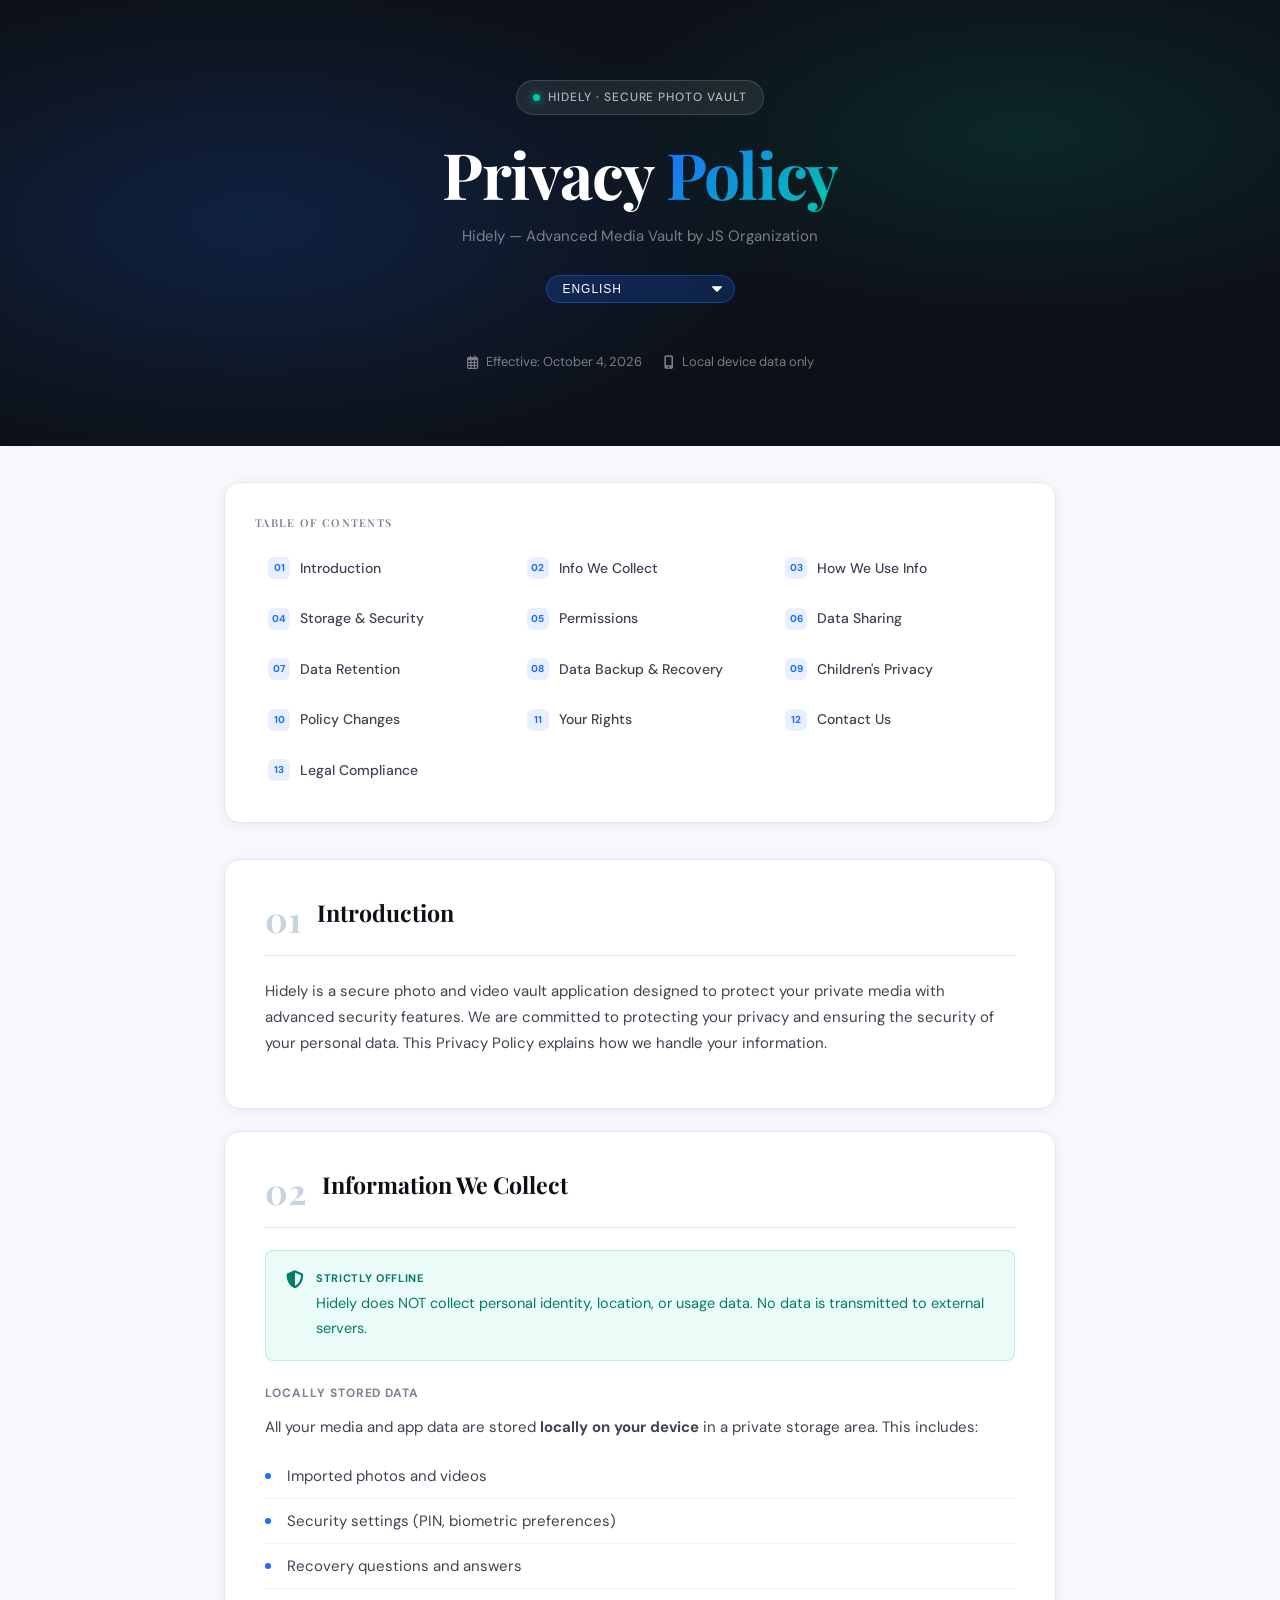
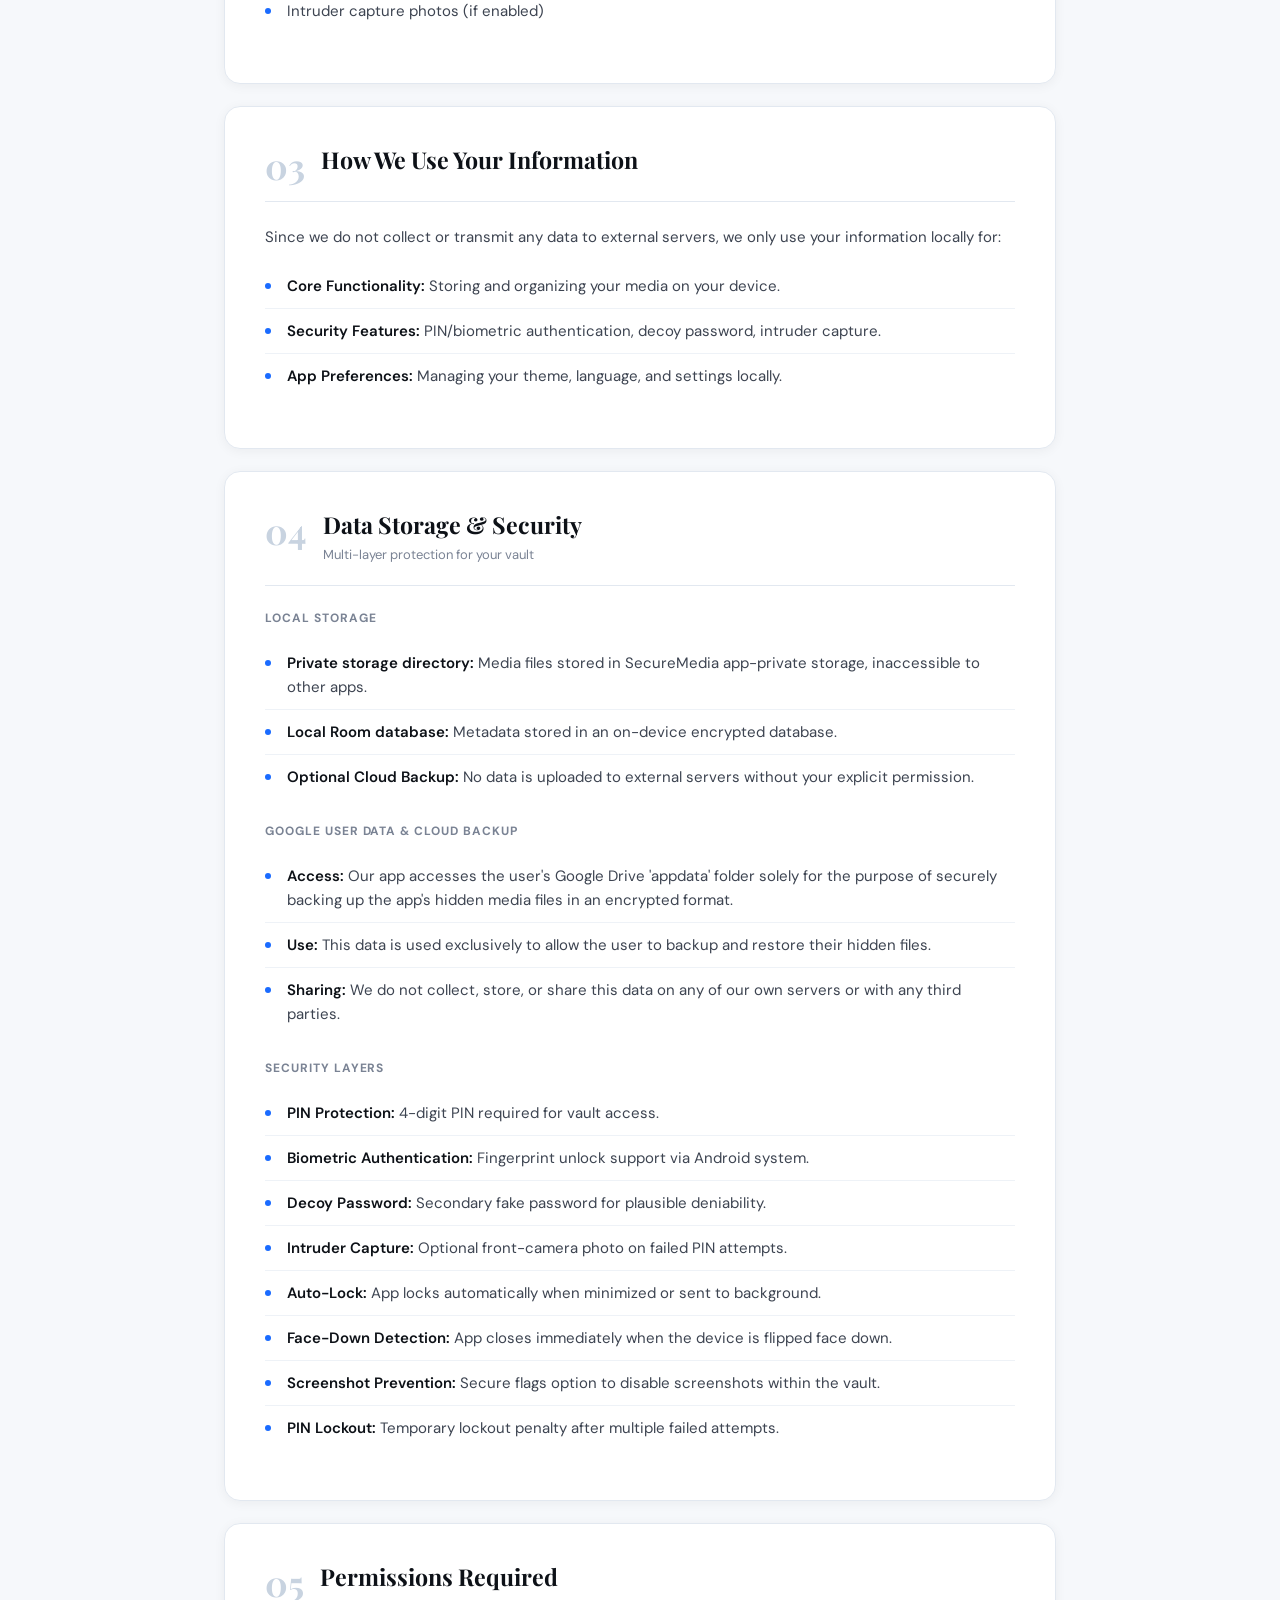
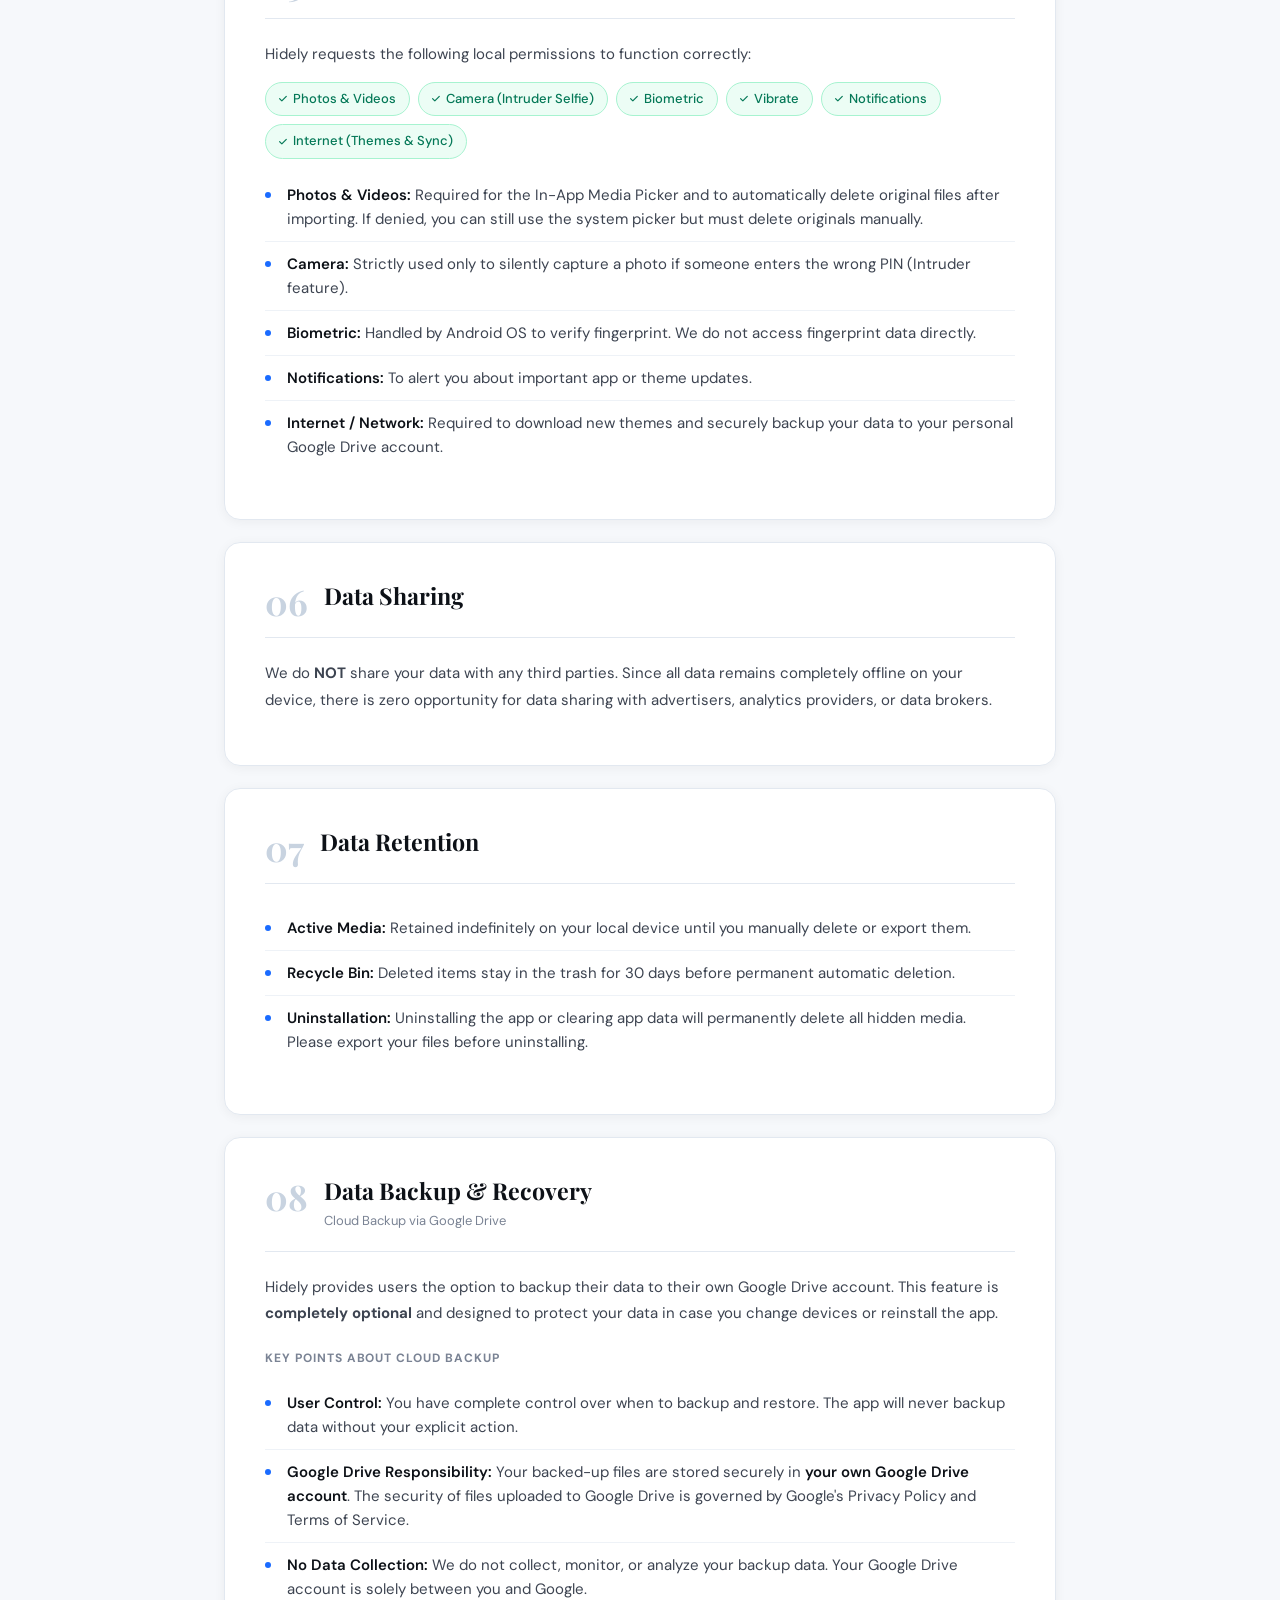
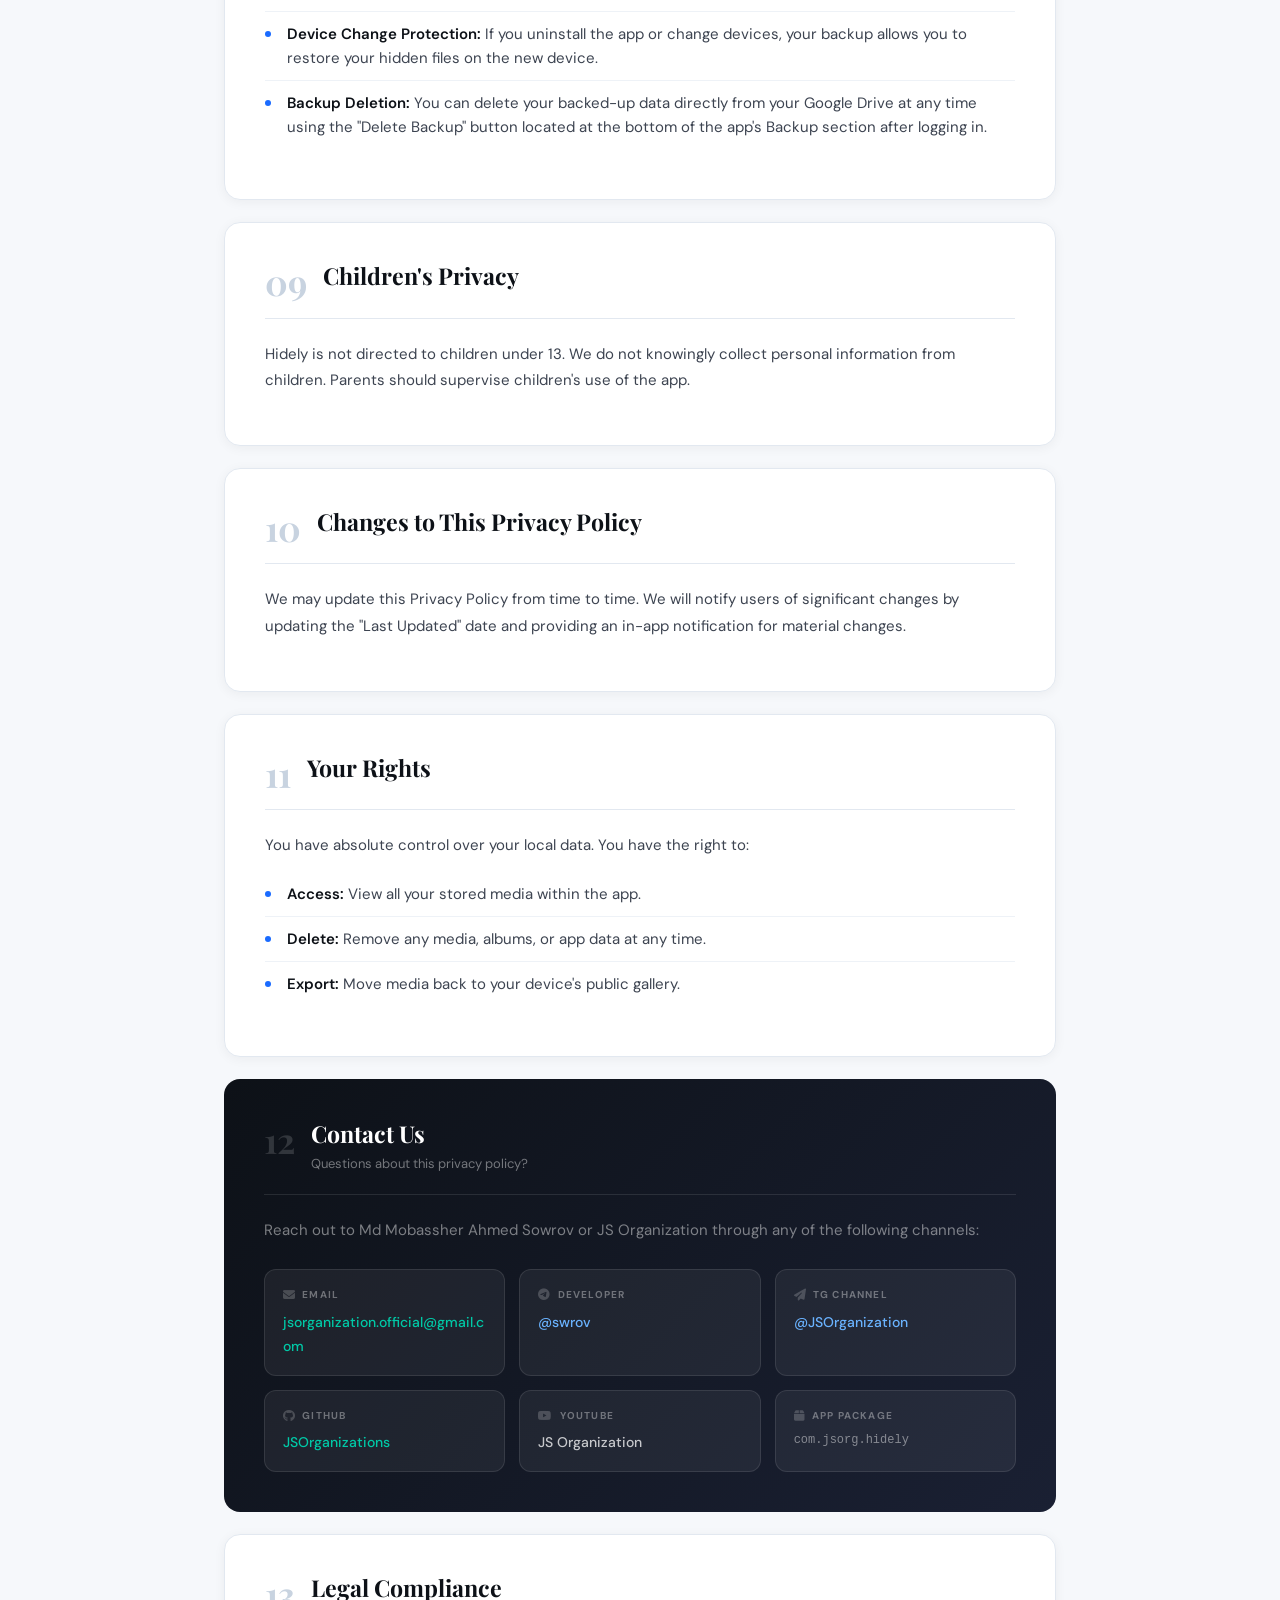
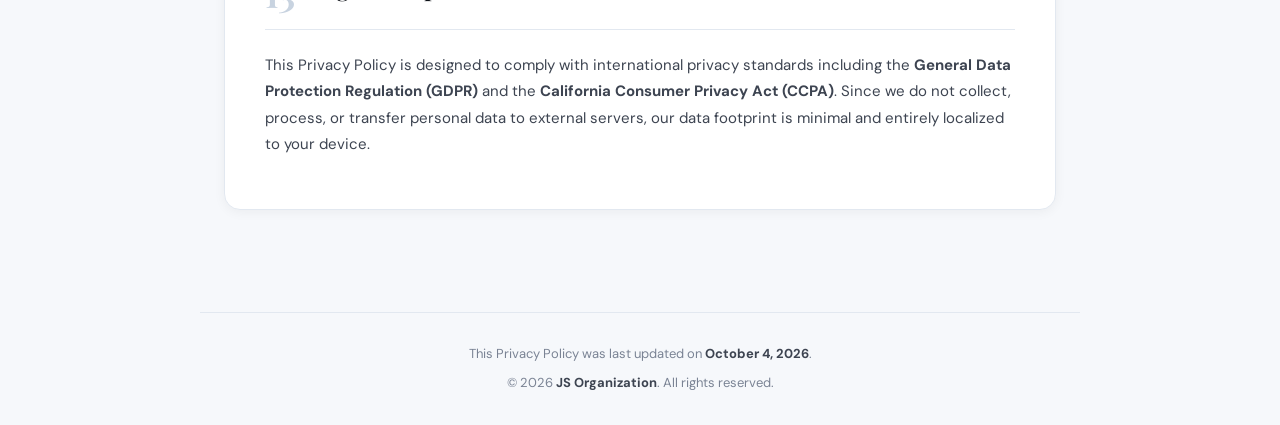
<file: privacy-policy.html>
<!DOCTYPE html>
<html lang="en">
<head>
    <meta charset="UTF-8">
    <meta name="viewport" content="width=device-width, initial-scale=1.0">
    <title>Privacy Policy — Hidely</title>
    <link href="https://fonts.googleapis.com/css2?family=Playfair+Display:wght@400;600;700&family=DM+Sans:ital,wght@0,300;0,400;0,500;0,600;1,400&display=swap" rel="stylesheet">
    <link rel="stylesheet" href="https://cdnjs.cloudflare.com/ajax/libs/font-awesome/6.4.0/css/all.min.css">
    <style>
        :root {
            --ink: #0d1117;
            --ink-light: #3d4451;
            --ink-muted: #7a8394;
            --surface: #ffffff;
            --surface-2: #f6f8fb;
            --surface-3: #eef2f7;
            --accent: #1a6bff;
            --accent-2: #00c9a7;
            --accent-glow: rgba(26, 107, 255, 0.10);
            --warn-bg: #fffbeb;
            --border: #e2e8f0;
            --border-strong: #c8d3e0;
            --radius: 16px;
            --radius-sm: 8px;
        }
        *, *::before, *::after { box-sizing: border-box; margin: 0; padding: 0; }
        html { scroll-behavior: smooth; }
        body {
            font-family: 'DM Sans', sans-serif;
            background: var(--surface-2);
            color: var(--ink);
            font-size: 16px;
            line-height: 1.75;
            -webkit-font-smoothing: antialiased;
        }

        body:not(.lang-en) .lang-en,
        body:not(.lang-bn) .lang-bn,
        body:not(.lang-hi) .lang-hi,
        body:not(.lang-es) .lang-es,
        body:not(.lang-ar) .lang-ar,
        body:not(.lang-fr) .lang-fr,
        body:not(.lang-ru) .lang-ru,
        body:not(.lang-ur) .lang-ur,
        body:not(.lang-fa) .lang-fa {
            display: none !important;
        }

        body[dir="rtl"] { text-align: right; }
        body[dir="rtl"] .callout i { margin-left: 12px; margin-right: 0; }
        body[dir="rtl"] .contact-label i { margin-left: 6px; margin-right: 0; }

        .hero {
            background: var(--ink);
            position: relative;
            overflow: hidden;
            padding: clamp(48px,8vw,80px) clamp(16px,5vw,40px) clamp(40px,7vw,72px);
            text-align: center;
        }
        .hero::before {
            content:'';
            position:absolute; inset:0;
            background:
                radial-gradient(ellipse 60% 80% at 20% 50%, rgba(26,107,255,.18) 0%, transparent 70%),
                radial-gradient(ellipse 50% 60% at 80% 30%, rgba(0,201,167,.12) 0%, transparent 70%);
            pointer-events:none;
        }
        .hero-badge {
            display:inline-flex; align-items:center; gap:8px;
            background:rgba(255,255,255,.08); border:1px solid rgba(255,255,255,.14);
            border-radius:100px; padding:6px 16px;
            font-size:clamp(10px,2.5vw,12px); font-weight:500;
            letter-spacing:.08em; text-transform:uppercase;
            color:rgba(255,255,255,.65); margin-bottom:22px; position:relative;
        }
        .hero-badge::before {
            content:''; width:7px; height:7px; border-radius:50%;
            background:var(--accent-2); box-shadow:0 0 8px var(--accent-2); flex-shrink:0;
        }
        select.hero-badge {
            cursor: pointer;
            transition: all 0.2s ease;
            color: #fff;
            background: rgba(26,107,255,.2);
            border-color: rgba(26,107,255,.4);
            appearance: none;
            -webkit-appearance: none;
            padding-inline-end: 32px;
            background-image: url("data:image/svg+xml;charset=US-ASCII,%3Csvg%20xmlns%3D%22http%3A%2F%2Fwww.w3.org%2F2000%2Fsvg%22%20width%3D%22292.4%22%20height%3D%22292.4%22%3E%3Cpath%20fill%3D%22%23FFFFFF%22%20d%3D%22M287%2069.4a17.6%2017.6%200%200%200-13-5.4H18.4c-5%200-9.3%201.8-12.9%205.4A17.6%2017.6%200%200%200%200%2082.2c0%205%201.8%209.3%205.4%2012.9l128%20127.9c3.6%203.6%207.8%205.4%2012.8%205.4s9.2-1.8%2012.8-5.4L287%2095c3.5-3.5%205.4-7.8%205.4-12.8%200-5-1.9-9.2-5.5-12.8z%22%2F%3E%3C%2Fsvg%3E");
            background-repeat: no-repeat;
            background-position: right 12px center;
            background-size: 10px auto;
        }
        body[dir="rtl"] select.hero-badge {
            background-position: left 12px center;
            padding-inline-start: 32px;
            padding-inline-end: 16px;
        }
        select.hero-badge option { background: var(--ink); color: #fff; }
        select.hero-badge:hover { background-color: rgba(26,107,255,.3); transform: translateY(-2px); }
        .hero h1 {
            font-family:'Playfair Display',Georgia,serif;
            font-size:clamp(2rem,7vw,4rem); font-weight:700; color:#fff;
            letter-spacing:-.02em; line-height:1.15; position:relative; margin-bottom:12px;
        }
        .hero h1 span {
            background:linear-gradient(135deg,#1a6bff,#00c9a7);
            -webkit-background-clip:text; -webkit-text-fill-color:transparent; background-clip:text;
        }
        .hero-sub { color:rgba(255,255,255,.45); font-size:clamp(13px,3vw,15px); position:relative; }
        .hero-meta {
            display:flex; justify-content:center; flex-wrap:wrap;
            gap:clamp(10px,3vw,22px); position:relative; margin-top:26px;
        }
        .hero-meta-item {
            display:flex; align-items:center; gap:8px;
            font-size:clamp(11px,2.5vw,13px); color:rgba(255,255,255,.45);
        }
        .page-wrap {
            max-width:880px; margin:0 auto;
            padding:0 clamp(12px,4vw,24px) clamp(48px,8vw,80px);
        }
        .toc-card {
            background:var(--surface); border:1px solid var(--border);
            border-radius:var(--radius); padding:clamp(18px,4vw,30px);
            margin:clamp(20px,4vw,36px) 0;
            box-shadow:0 2px 12px rgba(13,17,23,.06);
            animation:fadeUp .4s ease both;
        }
        .toc-card h2 {
            font-family:'Playfair Display',serif;
            font-size:clamp(10px,2.5vw,11px); font-weight:600;
            text-transform:uppercase; letter-spacing:.12em;
            color:var(--ink-muted); margin-bottom:14px;
        }
        .toc-grid {
            display:grid;
            grid-template-columns:repeat(auto-fill,minmax(min(100%,200px),1fr));
            gap:6px;
        }
        .toc-link {
            display:flex; align-items:center; gap:10px;
            padding:9px 12px; border-radius:var(--radius-sm);
            text-decoration:none; color:var(--ink-light);
            font-size:clamp(12px,2.8vw,14px); font-weight:500;
            transition:background .18s,color .18s; border:1px solid transparent;
        }
        .toc-link:hover,.toc-link:focus {
            background:var(--accent-glow); color:var(--accent);
            border-color:rgba(26,107,255,.15); outline:none;
        }
        .toc-num {
            font-size:10px; font-weight:700; color:var(--accent);
            background:var(--accent-glow); width:22px; height:22px;
            border-radius:6px; display:flex; align-items:center;
            justify-content:center; flex-shrink:0;
        }
        .section-card {
            background:var(--surface); border:1px solid var(--border);
            border-radius:var(--radius);
            padding:clamp(20px,5vw,38px) clamp(18px,5vw,40px);
            margin-bottom:clamp(14px,3vw,22px);
            box-shadow:0 2px 12px rgba(13,17,23,.05);
            scroll-margin-top:20px;
            animation:fadeUp .45s ease both;
        }
        .section-header {
            display:flex; align-items:flex-start; gap:clamp(10px,3vw,16px);
            margin-bottom:clamp(16px,4vw,22px);
            padding-bottom:clamp(14px,3vw,18px);
            border-bottom:1px solid var(--border);
        }
        .section-num {
            font-family:'Playfair Display',serif;
            font-size:clamp(1.4rem,5vw,2.2rem); font-weight:700;
            color:var(--border-strong); line-height:1; flex-shrink:0; margin-top:3px;
        }
        .section-title {
            font-family:'Playfair Display',serif;
            font-size:clamp(1.05rem,3.5vw,1.45rem); font-weight:700;
            color:var(--ink); line-height:1.3;
        }
        .section-subtitle { font-size:clamp(11px,2.5vw,13px); color:var(--ink-muted); margin-top:4px; }
        .section-body p { color:var(--ink-light); margin-bottom:14px; font-size:clamp(13.5px,3vw,15px); }
        .section-body p:last-child { margin-bottom:0; }
        .section-body h3 {
            font-size:clamp(10px,2.5vw,12px); font-weight:700;
            text-transform:uppercase; letter-spacing:.08em;
            color:var(--ink-muted); margin:22px 0 10px;
        }
        .policy-list { list-style:none; margin:12px 0; }
        .policy-list li {
            position: relative;
            padding: 10px 0 10px 22px;
            border-bottom: 1px solid var(--surface-3);
            font-size: clamp(13px,3vw,15px); 
            color: var(--ink-light);
            line-height: 1.6;
        }
        .policy-list li:last-child { border-bottom: none; }
        .policy-list li::before {
            content: ''; position: absolute;
            left: 0; top: 19px;
            width: 6px; height: 6px; border-radius: 50%;
            background: var(--accent);
        }
        body[dir="rtl"] .policy-list li {
            padding: 10px 22px 10px 0;
        }
        body[dir="rtl"] .policy-list li::before {
            left: auto; right: 0;
        }
        .policy-list li strong { color:var(--ink); font-weight:600; }
        .callout {
            border-radius:var(--radius-sm);
            padding:clamp(13px,3vw,18px) clamp(13px,3vw,20px);
            margin:16px 0; display:flex; gap:12px;
            align-items:flex-start; font-size:clamp(13px,3vw,14.5px);
        }
        .callout i { flex-shrink:0; font-size: 18px; margin-top:2px; }
        .callout.info  { background:var(--accent-glow); border:1px solid rgba(26,107,255,.18); color:#1a4db5; }
        .callout.safe  { background:rgba(0,201,167,.08); border:1px solid rgba(0,201,167,.22); color:#047d67; }
        .callout.warning { background:var(--warn-bg); border:1px solid rgba(245,158,11,.4); color:#92640a; }
        .callout.danger { background:#fff1f1; border:1px solid #fecaca; color:#b91c1c; }
        .callout strong {
            display:block; font-weight:700; margin-bottom:3px;
            font-size:11px; text-transform:uppercase; letter-spacing:.06em;
        }
        .pill-grid { display:flex; flex-wrap:wrap; gap:8px; margin:14px 0; }
        .pill {
            display:inline-flex; align-items:center; gap:6px;
            background:var(--surface-3); border:1px solid var(--border);
            border-radius:100px; padding:5px 13px;
            font-size:clamp(11px,2.5vw,13px); font-weight:500; color:var(--ink-light);
        }
        .pill.blocked { background:#fff1f1; border-color:#fecaca; color:#b91c1c; }
        .pill.blocked::before { content:'\f00d'; font-family:"Font Awesome 6 Free"; font-weight:900; font-size:9px; }
        .pill.allowed { background:#ecfdf5; border-color:#a7f3d0; color:#047857; }
        .pill.allowed::before { content:'\f00c'; font-family:"Font Awesome 6 Free"; font-weight:900; font-size:9px; }
        .contact-card {
            background:linear-gradient(135deg,#0d1117 0%,#1a2033 100%);
            border-radius:var(--radius);
            padding:clamp(22px,5vw,40px); color:#fff;
            margin-bottom:clamp(14px,3vw,22px);
            animation:fadeUp .45s .44s ease both;
        }
        .contact-card .section-title { color:#fff; }
        .contact-card .section-subtitle { color:rgba(255,255,255,.42); }
        .contact-card .section-header { border-bottom-color:rgba(255,255,255,.10); }
        .contact-card .section-num { color:rgba(255,255,255,.15); }
        .contact-grid {
            display:grid; grid-template-columns:repeat(auto-fill,minmax(min(100%,185px),1fr));
            gap:clamp(10px,2.5vw,14px); margin-top:clamp(16px,4vw,26px);
        }
        .contact-item {
            background:rgba(255,255,255,.06); border:1px solid rgba(255,255,255,.10);
            border-radius:12px; padding:clamp(12px,3vw,16px) clamp(13px,3vw,18px);
            transition:background .18s,transform .18s; text-decoration:none; display:block;
        }
        a.contact-item:hover { background:rgba(255,255,255,.11); transform:translateY(-2px); }
        .contact-label {
            font-size:10px; font-weight:700; letter-spacing:.12em;
            text-transform:uppercase; color:rgba(255,255,255,.36);
            margin-bottom:6px; display:flex; align-items:center; gap:6px;
        }
        .contact-label i { opacity:.55; flex-shrink:0; font-size: 12px; }
        .contact-value { font-size:clamp(12px,2.8vw,14px); font-weight:500; color:rgba(255,255,255,.82); word-break:break-word; }
        .cv-green { color:var(--accent-2); }
        .cv-blue  { color:#6ab3ff; }
        .footer {
            text-align:center; padding:clamp(20px,4vw,30px) 20px;
            font-size:clamp(11px,2.5vw,13px); color:var(--ink-muted);
            border-top:1px solid var(--border); max-width:880px; margin:0 auto;
        }
        .footer strong { color:var(--ink-light); }

        @keyframes fadeUp {
            from { opacity:0; transform:translateY(16px); }
            to   { opacity:1; transform:translateY(0); }
        }
        .section-card:nth-child(1)  { animation-delay:.04s; }
        .section-card:nth-child(2)  { animation-delay:.08s; }
        .section-card:nth-child(3)  { animation-delay:.12s; }
        .section-card:nth-child(4)  { animation-delay:.16s; }
        .section-card:nth-child(5)  { animation-delay:.20s; }
        .section-card:nth-child(6)  { animation-delay:.24s; }
        .section-card:nth-child(7)  { animation-delay:.28s; }
        .section-card:nth-child(8)  { animation-delay:.32s; }
        .section-card:nth-child(9)  { animation-delay:.36s; }
        .section-card:nth-child(10) { animation-delay:.40s; }
        .section-card:nth-child(11) { animation-delay:.44s; }
        .contact-card { animation-delay:.48s; }
        .section-card:nth-child(13) { animation-delay:.52s; }

        @media (max-width:480px) {
            .toc-link { padding:11px 12px; }
            .contact-item { padding:13px 14px; }
        }
    </style>
</head>
<body class="lang-en" dir="ltr">

<div class="hero">
    <div class="hero-badge lang-en">Hidely &middot; Secure Photo Vault</div>
    <div class="hero-badge lang-bn">Hidely &middot; নিরাপদ ফটো ভল্ট</div>
    <div class="hero-badge lang-hi">Hidely &middot; सुरक्षित फोटो तिजोरी</div>
    <div class="hero-badge lang-es">Hidely &middot; Bóveda de Fotos Segura</div>
    <div class="hero-badge lang-ar">Hidely &middot; قبو الصور الآمن</div>
    <div class="hero-badge lang-fr">Hidely &middot; Coffre-fort Photo Sécurisé</div>
    <div class="hero-badge lang-ru">Hidely &middot; Защищенное Фотохранилище</div>
    <div class="hero-badge lang-ur">Hidely &middot; محفوظ تصویر والٹ</div>
    <div class="hero-badge lang-fa">Hidely &middot; صندوق امن عکس</div>

    <h1 class="lang-en">Privacy <span>Policy</span></h1>
    <h1 class="lang-bn">গোপনীয়তা <span>নীতি</span></h1>
    <h1 class="lang-hi">गोपनीयता <span>नीति</span></h1>
    <h1 class="lang-es">Política de <span>Privacidad</span></h1>
    <h1 class="lang-ar">سياسة <span>الخصوصية</span></h1>
    <h1 class="lang-fr">Politique de <span>Confidentialité</span></h1>
    <h1 class="lang-ru">Политика <span>Конфиденциальности</span></h1>
    <h1 class="lang-ur">رازداری <span>پالیسی</span></h1>
    <h1 class="lang-fa">سیاست <span>حریم خصوصی</span></h1>

    <p class="hero-sub lang-en">Hidely — Advanced Media Vault by JS Organization</p>
    <p class="hero-sub lang-bn">Hidely — JS Organization এর একটি উন্নত মিডিয়া ভল্ট</p>
    <p class="hero-sub lang-hi">Hidely — JS Organization द्वारा उन्नत मीडिया वॉल्ट</p>
    <p class="hero-sub lang-es">Hidely — Bóveda multimedia avanzada de JS Organization</p>
    <p class="hero-sub lang-ar">Hidely — قبو وسائط متقدم من JS Organization</p>
    <p class="hero-sub lang-fr">Hidely — Coffre-fort multimédia par JS Organization</p>
    <p class="hero-sub lang-ru">Hidely — Продвинутое медиа-хранилище от JS Organization</p>
    <p class="hero-sub lang-ur">Hidely — جے ایس آرگنائزیشن کا ایڈوانسڈ میڈیا والٹ</p>
    <p class="hero-sub lang-fa">Hidely — گاوصندوق رسانه پیشرفته توسط JS Organization</p>

    <div class="hero-meta">
        <select id="langSelect" class="hero-badge" onchange="toggleLanguage(this.value)">
            <option value="en">English</option>
            <option value="bn">বাংলা (Bangla)</option>
            <option value="hi">हिन्दी (Hindi)</option>
            <option value="es">Español (Spanish)</option>
            <option value="ar">العربية (Arabic)</option>
            <option value="fr">Français (French)</option>
            <option value="ru">Русский (Russian)</option>
            <option value="ur">اردو (Urdu)</option>
            <option value="fa">فارسی (Persian)</option>
        </select>
    </div>

    <div class="hero-meta">
        <div class="hero-meta-item">
            <i class="fa-regular fa-calendar-alt"></i>
            <span class="lang-en">Effective: October 4, 2026</span>
            <span class="lang-bn">কার্যকরী তারিখ: ৪ অক্টোবর, ২০২৬</span>
            <span class="lang-hi">प्रभावी: 4 अक्टूबर, 2026</span>
            <span class="lang-es">Efectivo: 4 de octubre de 2026</span>
            <span class="lang-ar">ساري المفعول: ٤ أكتوبر ٢٠٢٦</span>
            <span class="lang-fr">En vigueur : 4 Octobre 2026</span>
            <span class="lang-ru">Действует с: 4 октября 2026 г.</span>
            <span class="lang-ur">مؤثر: 4 اکتوبر 2026</span>
            <span class="lang-fa">موثر: ۴ اکتبر ۲۰۲۶</span>
        </div>
        <div class="hero-meta-item">
            <i class="fa-solid fa-mobile-alt"></i>
            <span class="lang-en">Local device data only</span>
            <span class="lang-bn">শুধুমাত্র লোকাল ডিভাইস ডেটা</span>
            <span class="lang-hi">केवल स्थानीय उपकरण डेटा</span>
            <span class="lang-es">Solo datos del dispositivo local</span>
            <span class="lang-ar">بيانات الجهاز المحلي فقط</span>
            <span class="lang-fr">Données locales uniquement</span>
            <span class="lang-ru">Только локальные данные</span>
            <span class="lang-ur">صرف مقامی ڈیوائس کا ڈیٹا</span>
            <span class="lang-fa">فقط داده های دستگاه محلی</span>
        </div>
    </div>
</div>

<div class="page-wrap">

    <div class="toc-card">
        <h2 class="lang-en">Table of Contents</h2>
        <h2 class="lang-bn">সূচিপত্র</h2>
        <h2 class="lang-hi">विषय सूची</h2>
        <h2 class="lang-es">Tabla de Contenido</h2>
        <h2 class="lang-ar">جدول المحتويات</h2>
        <h2 class="lang-fr">Table des Matières</h2>
        <h2 class="lang-ru">Оглавление</h2>
        <h2 class="lang-ur">فہرست مضامین</h2>
        <h2 class="lang-fa">فهرست مطالب</h2>

        <div class="toc-grid">
            <a href="#s1" class="toc-link"><span class="toc-num">01</span>
                <span class="lang-en">Introduction</span><span class="lang-bn">ভূমিকা</span><span class="lang-hi">परिचय</span><span class="lang-es">Introducción</span><span class="lang-ar">مقدمة</span><span class="lang-fr">Introduction</span><span class="lang-ru">Введение</span><span class="lang-ur">تعارف</span><span class="lang-fa">مقدمه</span>
            </a>
            <a href="#s2" class="toc-link"><span class="toc-num">02</span>
                <span class="lang-en">Info We Collect</span><span class="lang-bn">সংগৃহীত তথ্য</span><span class="lang-hi">हम जो जानकारी एकत्र करते हैं</span><span class="lang-es">Información Recopilada</span><span class="lang-ar">المعلومات التي نجمعها</span><span class="lang-fr">Infos Collectées</span><span class="lang-ru">Сбор Информации</span><span class="lang-ur">ہماری جمع کردہ معلومات</span><span class="lang-fa">اطلاعات جمع آوری شده</span>
            </a>
            <a href="#s3" class="toc-link"><span class="toc-num">03</span>
                <span class="lang-en">How We Use Info</span><span class="lang-bn">তথ্য ব্যবহার</span><span class="lang-hi">जानकारी का उपयोग</span><span class="lang-es">Uso de Información</span><span class="lang-ar">كيف نستخدم المعلومات</span><span class="lang-fr">Utilisation des Infos</span><span class="lang-ru">Использование Информации</span><span class="lang-ur">معلومات کا استعمال</span><span class="lang-fa">استفاده از اطلاعات</span>
            </a>
            <a href="#s4" class="toc-link"><span class="toc-num">04</span>
                <span class="lang-en">Storage & Security</span><span class="lang-bn">স্টোরেজ এবং নিরাপত্তা</span><span class="lang-hi">भंडारण और सुरक्षा</span><span class="lang-es">Almacenamiento y Seguridad</span><span class="lang-ar">التخزين والأمان</span><span class="lang-fr">Stockage et Sécurité</span><span class="lang-ru">Хранение и Безопасность</span><span class="lang-ur">اسٹوریج اور سیکیورٹی</span><span class="lang-fa">ذخیره سازی و امنیت</span>
            </a>
            <a href="#s5" class="toc-link"><span class="toc-num">05</span>
                <span class="lang-en">Permissions</span><span class="lang-bn">পারমিশন</span><span class="lang-hi">अनुमतियां</span><span class="lang-es">Permisos Requeridos</span><span class="lang-ar">الأذونات المطلوبة</span><span class="lang-fr">Autorisations Requises</span><span class="lang-ru">Разрешения</span><span class="lang-ur">اجازت نامے</span><span class="lang-fa">مجوزها</span>
            </a>
            <a href="#s6" class="toc-link"><span class="toc-num">06</span>
                <span class="lang-en">Data Sharing</span><span class="lang-bn">ডেটা শেয়ারিং</span><span class="lang-hi">डेटा साझा करना</span><span class="lang-es">Intercambio de Datos</span><span class="lang-ar">مشاركة البيانات</span><span class="lang-fr">Partage de Données</span><span class="lang-ru">Обмен Данными</span><span class="lang-ur">ڈیٹا کا اشتراک</span><span class="lang-fa">اشتراک داده ها</span>
            </a>
            <a href="#s7" class="toc-link"><span class="toc-num">07</span>
                <span class="lang-en">Data Retention</span><span class="lang-bn">ডেটা সংরক্ষণ</span><span class="lang-hi">डेटा प्रतिधारण</span><span class="lang-es">Retención de Datos</span><span class="lang-ar">الاحتفاظ بالبيانات</span><span class="lang-fr">Conservation des Données</span><span class="lang-ru">Хранение Данных</span><span class="lang-ur">ڈیٹا کی برقراری</span><span class="lang-fa">حفظ داده ها</span>
            </a>
            <a href="#s8" class="toc-link"><span class="toc-num">08</span>
                <span class="lang-en">Data Backup & Recovery</span><span class="lang-bn">ডেটা ব্যাকআপ এবং পুনরুদ্ধার</span><span class="lang-hi">डेटा बैकअप और पुनरुद्धार</span><span class="lang-es">Copia de Seguridad y Recuperación</span><span class="lang-ar">النسخ الاحتياطي واسترجاع البيانات</span><span class="lang-fr">Sauvegarde et Récupération de Données</span><span class="lang-ru">Резервная копия и восстановление данных</span><span class="lang-ur">ڈیٹا بیک اپ اور بحالی</span><span class="lang-fa">پشتیبان گیری و بازیابی اطلاعات</span>
            </a>
            <a href="#s9" class="toc-link"><span class="toc-num">09</span>
                <span class="lang-en">Children's Privacy</span><span class="lang-bn">শিশুদের গোপনীয়তা</span><span class="lang-hi">बच्चों की गोपनीयता</span><span class="lang-es">Privacidad Infantil</span><span class="lang-ar">خصوصية الأطفال</span><span class="lang-fr">Confidentialité des Enfants</span><span class="lang-ru">Детская Конфиденциальность</span><span class="lang-ur">بچوں کی رازداری</span><span class="lang-fa">حریم خصوصی کودکان</span>
            </a>
            <a href="#s10" class="toc-link"><span class="toc-num">10</span>
                <span class="lang-en">Policy Changes</span><span class="lang-bn">নীতির পরিবর্তন</span><span class="lang-hi">नीति में परिवर्तन</span><span class="lang-es">Cambios en la Política</span><span class="lang-ar">تغييرات السياسة</span><span class="lang-fr">Changements de Politique</span><span class="lang-ru">Изменения Политики</span><span class="lang-ur">پالیسی میں تبدیلیاں</span><span class="lang-fa">تغییرات سیاست</span>
            </a>
            <a href="#s11" class="toc-link"><span class="toc-num">11</span>
                <span class="lang-en">Your Rights</span><span class="lang-bn">আপনার অধিকার</span><span class="lang-hi">आपके अधिकार</span><span class="lang-es">Tus Derechos</span><span class="lang-ar">حقوقك</span><span class="lang-fr">Vos Droits</span><span class="lang-ru">Ваши Права</span><span class="lang-ur">آپ کے حقوق</span><span class="lang-fa">حقوق شما</span>
            </a>
            <a href="#s12" class="toc-link"><span class="toc-num">12</span>
                <span class="lang-en">Contact Us</span><span class="lang-bn">যোগাযোগ</span><span class="lang-hi">संपर्क करें</span><span class="lang-es">Contáctanos</span><span class="lang-ar">اتصل بنا</span><span class="lang-fr">Nous Contacter</span><span class="lang-ru">Контакты</span><span class="lang-ur">رابطہ کریں</span><span class="lang-fa">تماس با ما</span>
            </a>
            <a href="#s13" class="toc-link"><span class="toc-num">13</span>
                <span class="lang-en">Legal Compliance</span><span class="lang-bn">আইনি সম্মতি</span><span class="lang-hi">कानूनी अनुपालन</span><span class="lang-es">Cumplimiento Legal</span><span class="lang-ar">الامتثال القانوني</span><span class="lang-fr">Conformité Légale</span><span class="lang-ru">Юридическое Соответствие</span><span class="lang-ur">قانونی تعمیل</span><span class="lang-fa">انطباق قانونی</span>
            </a>
        </div>
    </div>

    <div class="section-card" id="s1">
        <div class="section-header">
            <div class="section-num">01</div>
            <div>
                <div class="section-title lang-en">Introduction</div>
                <div class="section-title lang-bn">ভূমিকা</div>
                <div class="section-title lang-hi">परिचय</div>
                <div class="section-title lang-es">Introducción</div>
                <div class="section-title lang-ar">مقدمة</div>
                <div class="section-title lang-fr">Introduction</div>
                <div class="section-title lang-ru">Введение</div>
                <div class="section-title lang-ur">تعارف</div>
                <div class="section-title lang-fa">مقدمه</div>
            </div>
        </div>
        <div class="section-body">
            <p class="lang-en">Hidely is a secure photo and video vault application designed to protect your private media with advanced security features. We are committed to protecting your privacy and ensuring the security of your personal data. This Privacy Policy explains how we handle your information.</p>
            <p class="lang-bn">Hidely হলো একটি সুরক্ষিত ছবি এবং ভিডিও ভল্ট অ্যাপ্লিকেশান, যা উন্নত নিরাপত্তা বৈশিষ্ট্যের সাহায্যে আপনার ব্যক্তিগত মিডিয়া সুরক্ষিত রাখার জন্য ডিজাইন করা হয়েছে। আমরা আপনার গোপনীয়তা রক্ষা এবং ডেটার নিরাপত্তা নিশ্চিত করতে প্রতিশ্রুতিবদ্ধ। এই নীতিমালার মাধ্যমে আমরা কীভাবে আপনার তথ্য পরিচালনা করি তা ব্যাখ্যা করা হয়েছে।</p>
            <p class="lang-hi">Hidely एक सुरक्षित फोटो और वीडियो तिजोरी एप्लिकेशन है जिसे उन्नत सुरक्षा सुविधाओं के साथ आपके निजी मीडिया की रक्षा के लिए डिज़ाइन किया गया है। हम आपकी गोपनीयता की रक्षा करने और आपके व्यक्तिगत डेटा की सुरक्षा सुनिश्चित करने के लिए प्रतिबद्ध हैं। यह गोपनीयता नीति बताती है कि हम आपकी जानकारी को कैसे संभालते हैं।</p>
            <p class="lang-es">Hidely es una aplicación de bóveda segura para fotos y videos diseñada para proteger sus medios privados con funciones de seguridad avanzadas. Estamos comprometidos a proteger su privacidad y garantizar la seguridad de sus datos personales. Esta Política de Privacidad explica cómo manejamos su información.</p>
            <p class="lang-ar">Hidely هو تطبيق قبو آمن للصور ومقاطع الفيديو مصمم لحماية وسائطك الخاصة بميزات أمان متقدمة. نحن ملتزمون بحماية خصوصيتك وضمان أمان بياناتك الشخصية. تشرح سياسة الخصوصية هذه كيف نتعامل مع معلوماتك.</p>
            <p class="lang-fr">Hidely est une application de coffre-fort sécurisée pour photos et vidéos, conçue pour protéger vos médias privés avec des fonctionnalités de sécurité avancées. Nous nous engageons à protéger votre vie privée et à garantir la sécurité de vos données personnelles. Cette politique de confidentialité explique comment nous traitons vos informations.</p>
            <p class="lang-ru">Hidely — это безопасное приложение-хранилище для фото и видео, предназначенное для защиты ваших личных медиафайлов с помощью передовых функций безопасности. Мы стремимся защищать вашу конфиденциальность и обеспечивать безопасность ваших личных данных. В этой Политике конфиденциальности объясняется, как мы обращаемся с вашей информацией.</p>
            <p class="lang-ur">Hidely ایک محفوظ تصویر اور ویڈیو والٹ ایپلی کیشن ہے جسے جدید سیکیورٹی خصوصیات کے ساتھ آپ کے نجی میڈیا کی حفاظت کے لیے ڈیزائن کیا گیا ہے۔ ہم آپ کی رازداری کے تحفظ اور آپ کے ذاتی ڈیٹا کی سلامتی کو یقینی بنانے کے لیے پرعزم ہیں۔ یہ رازداری کی پالیسی بتاتی ہے کہ ہم آپ کی معلومات کو کیسے ہینڈل کرتے ہیں۔</p>
            <p class="lang-fa">Hidely یک برنامه امن گاوصندوق عکس و ویدیو است که برای محافظت از رسانه های خصوصی شما با ویژگی های امنیتی پیشرفته طراحی شده است. ما متعهد به محافظت از حریم خصوصی شما و اطمینان از امنیت داده های شخصی شما هستیم. این سیاست حفظ حریم خصوصی نحوه مدیریت اطلاعات شما را توضیح می دهد.</p>
        </div>
    </div>

    <div class="section-card" id="s2">
        <div class="section-header">
            <div class="section-num">02</div>
            <div>
                <div class="section-title lang-en">Information We Collect</div>
                <div class="section-title lang-bn">সংগ্রহ করা তথ্য</div>
                <div class="section-title lang-hi">हम जो जानकारी एकत्र करते हैं</div>
                <div class="section-title lang-es">Información que Recopilamos</div>
                <div class="section-title lang-ar">المعلومات التي نجمعها</div>
                <div class="section-title lang-fr">Informations Collectées</div>
                <div class="section-title lang-ru">Информацию Которую Мы Собираем</div>
                <div class="section-title lang-ur">ہماری جمع کردہ معلومات</div>
                <div class="section-title lang-fa">اطلاعاتی که جمع آوری می کنیم</div>
            </div>
        </div>
        <div class="section-body">
            <div class="callout safe">
                <i class="fa-solid fa-shield-halved"></i>
                <div class="lang-en"><strong>Strictly Offline</strong> Hidely does NOT collect personal identity, location, or usage data. No data is transmitted to external servers.</div>
                <div class="lang-bn"><strong>সম্পূর্ণ অফলাইন</strong> Hidely কোনো ব্যক্তিগত পরিচয়, লোকেশন বা ব্যবহারের ডেটা সংগ্রহ করে না। কোনো ডেটা এক্সটার্নাল সার্ভারে পাঠানো হয় না।</div>
                <div class="lang-hi"><strong>पूरी तरह से ऑफ़लाइन</strong> Hidely व्यक्तिगत पहचान, स्थान या उपयोग डेटा एकत्र नहीं करता है। कोई डेटा बाहरी सर्वर पर प्रेषित नहीं किया जाता है।</div>
                <div class="lang-es"><strong>Estrictamente Offline</strong> Hidely NO recopila datos de identidad personal, ubicación ni uso. Ningún dato se transmite a servidores externos.</div>
                <div class="lang-ar"><strong>غير متصل تمامًا</strong> لا يجمع Hidely بيانات الهوية الشخصية أو الموقع أو الاستخدام. لا يتم نقل أي بيانات إلى خوادم خارجية.</div>
                <div class="lang-fr"><strong>Strictement Hors Ligne</strong> Hidely ne collecte PAS d'identité personnelle, de localisation ou de données d'utilisation. Aucune donnée n'est transmise à des serveurs externes.</div>
                <div class="lang-ru"><strong>Строго Офлайн</strong> Hidely НЕ собирает личные данные, данные о местоположении или использовании. Никакие данные не передаются на внешние серверы.</div>
                <div class="lang-ur"><strong>سختی سے آف لائن</strong> Hidely ذاتی شناخت، مقام، یا استعمال کا ڈیٹا اکٹھا نہیں کرتا ہے۔ کوئی بھی ڈیٹا بیرونی سرورز پر منتقل نہیں کیا جاتا ہے۔</div>
                <div class="lang-fa"><strong>کاملاً آفلاین</strong> Hidely داده‌های هویت شخصی، مکان یا استفاده را جمع‌آوری نمی‌کند. هیچ داده‌ای به سرورهای خارجی منتقل نمی‌شود.</div>
            </div>

            <h3 class="lang-en">Locally Stored Data</h3>
            <h3 class="lang-bn">লোকাল স্টোরেজ ডেটা</h3>
            <h3 class="lang-hi">स्थानीय रूप से संग्रहीत डेटा</h3>
            <h3 class="lang-es">Datos Almacenados Localmente</h3>
            <h3 class="lang-ar">البيانات المخزنة محليًا</h3>
            <h3 class="lang-fr">Données Stockées Localement</h3>
            <h3 class="lang-ru">Локально Сохраненные Данные</h3>
            <h3 class="lang-ur">مقامی طور پر محفوظ کردہ ڈیٹا</h3>
            <h3 class="lang-fa">داده های ذخیره شده محلی</h3>

            <p class="lang-en">All your media and app data are stored <strong>locally on your device</strong> in a private storage area. This includes:</p>
            <p class="lang-bn">আপনার সমস্ত মিডিয়া এবং অ্যাপ ডেটা <strong>শুধুমাত্র আপনার ডিভাইসের</strong> প্রাইভেট স্টোরেজে সংরক্ষিত থাকে। এর মধ্যে অন্তর্ভুক্ত:</p>
            <p class="lang-hi">आपके सभी मीडिया और ऐप डेटा <strong>आपके डिवाइस पर स्थानीय रूप से</strong> एक निजी संग्रहण क्षेत्र में संग्रहीत किए जाते हैं। इसमें शामिल हैं:</p>
            <p class="lang-es">Todos sus medios y datos de la aplicación se almacenan <strong>localmente en su dispositivo</strong> en un área de almacenamiento privado. Esto incluye:</p>
            <p class="lang-ar">يتم تخزين جميع الوسائط وبيانات التطبيق <strong>محليًا على جهازك</strong> في منطقة تخزين خاصة. وهذا يشمل:</p>
            <p class="lang-fr">Tous vos médias et données d'application sont stockés <strong>localement sur votre appareil</strong> dans une zone de stockage privée. Cela comprend :</p>
            <p class="lang-ru">Все ваши медиафайлы и данные приложения хранятся <strong>локально на вашем устройстве</strong> в частной области хранения. Это включает в себя:</p>
            <p class="lang-ur">آپ کا تمام میڈیا اور ایپ ڈیٹا ایک نجی اسٹوریج ایریا میں <strong>مقامی طور پر آپ کے آلے پر</strong> محفوظ کیا جاتا ہے۔ اس میں شامل ہیں:</p>
            <p class="lang-fa">همه رسانه‌ها و داده‌های برنامه شما <strong>به صورت محلی در دستگاه شما</strong> در یک منطقه ذخیره‌سازی خصوصی ذخیره می‌شوند. این شامل:</p>

            <ul class="policy-list lang-en">
                <li>Imported photos and videos</li>
                <li>Security settings (PIN, biometric preferences)</li>
                <li>Recovery questions and answers</li>
                <li>Intruder capture photos (if enabled)</li>
            </ul>
            <ul class="policy-list lang-bn">
                <li>ইমপোর্ট করা ছবি এবং ভিডিও</li>
                <li>নিরাপত্তা সেটিংস (পিন, বায়োমেট্রিক পছন্দ)</li>
                <li>রিকভারি প্রশ্ন এবং উত্তর</li>
                <li>অনুপ্রবেশকারীর ছবি (যদি চালু থাকে)</li>
            </ul>
            <ul class="policy-list lang-hi">
                <li>आयातित फ़ोटो और वीडियो</li>
                <li>सुरक्षा सेटिंग्स (पिन, बायोमेट्रिक प्राथमिकताएं)</li>
                <li>पुनर्प्राप्ति प्रश्न और उत्तर</li>
                <li>घुसपैठिए कैप्चर तस्वीरें (यदि सक्षम हो)</li>
            </ul>
            <ul class="policy-list lang-es">
                <li>Fotos y videos importados</li>
                <li>Configuraciones de seguridad (PIN, preferencias biométricas)</li>
                <li>Preguntas y respuestas de recuperación</li>
                <li>Fotos de captura de intrusos (si está habilitado)</li>
            </ul>
            <ul class="policy-list lang-ar">
                <li>الصور ومقاطع الفيديو المستوردة</li>
                <li>إعدادات الأمان (رمز PIN ، التفضيلات البيومترية)</li>
                <li>أسئلة وأجوبة الاسترداد</li>
                <li>صور التقاط الدخيل (في حالة التمكين)</li>
            </ul>
            <ul class="policy-list lang-fr">
                <li>Photos et vidéos importées</li>
                <li>Paramètres de sécurité (PIN, préférences biométriques)</li>
                <li>Questions et réponses de récupération</li>
                <li>Photos de capture d'intrus (si activé)</li>
            </ul>
            <ul class="policy-list lang-ru">
                <li>Импортированные фото и видео</li>
                <li>Настройки безопасности (PIN-код, биометрические настройки)</li>
                <li>Контрольные вопросы и ответы</li>
                <li>Фотографии злоумышленников (если включено)</li>
            </ul>
            <ul class="policy-list lang-ur">
                <li>درآمد شدہ تصاویر اور ویڈیوز</li>
                <li>سیکیورٹی ترتیبات (پن، بائیو میٹرک ترجیحات)</li>
                <li>بازیابی کے سوالات اور جوابات</li>
                <li>گھسنے والے کی تصویریں (اگر فعال ہوں)</li>
            </ul>
            <ul class="policy-list lang-fa">
                <li>عکس ها و ویدیوهای وارد شده</li>
                <li>تنظیمات امنیتی (پین، تنظیمات بیومتریک)</li>
                <li>سوالات و پاسخ های بازیابی</li>
                <li>عکس های گرفته شده از مزاحم (در صورت فعال بودن)</li>
            </ul>
        </div>
    </div>

    <div class="section-card" id="s3">
        <div class="section-header">
            <div class="section-num">03</div>
            <div>
                <div class="section-title lang-en">How We Use Your Information</div>
                <div class="section-title lang-bn">কীভাবে আমরা আপনার তথ্য ব্যবহার করি</div>
                <div class="section-title lang-hi">हम आपकी जानकारी का उपयोग कैसे करते हैं</div>
                <div class="section-title lang-es">Cómo Usamos tu Información</div>
                <div class="section-title lang-ar">كيف نستخدم معلوماتك</div>
                <div class="section-title lang-fr">Comment Nous Utilisons Vos Informations</div>
                <div class="section-title lang-ru">Как Мы Используем Вашу Информацию</div>
                <div class="section-title lang-ur">ہم آپ کی معلومات کیسے استعمال کرتے ہیں</div>
                <div class="section-title lang-fa">نحوه استفاده از اطلاعات شما</div>
            </div>
        </div>
        <div class="section-body">
            <p class="lang-en">Since we do not collect or transmit any data to external servers, we only use your information locally for:</p>
            <p class="lang-bn">যেহেতু আমরা এক্সটার্নাল সার্ভারে কোনো ডেটা পাঠাই না, আমরা শুধুমাত্র লোকালি এই কাজের জন্য তথ্য ব্যবহার করি:</p>
            <p class="lang-hi">चूंकि हम किसी भी डेटा को बाहरी सर्वर पर एकत्र या प्रसारित नहीं करते हैं, इसलिए हम आपकी जानकारी का उपयोग केवल स्थानीय रूप से करते हैं:</p>
            <p class="lang-es">Dado que no recopilamos ni transmitimos datos a servidores externos, solo usamos su información localmente para:</p>
            <p class="lang-ar">نظرًا لأننا لا نجمع أو ننقل أي بيانات إلى خوادم خارجية ، فإننا نستخدم معلوماتك محليًا فقط من أجل:</p>
            <p class="lang-fr">Puisque nous ne collectons ni ne transmettons aucune donnée à des serveurs externes, nous utilisons vos informations uniquement localement pour :</p>
            <p class="lang-ru">Поскольку мы не собираем и не передаем данные на внешние серверы, мы используем вашу информацию только локально для:</p>
            <p class="lang-ur">چونکہ ہم کوئی بھی ڈیٹا بیرونی سرورز پر اکٹھا یا منتقل نہیں کرتے ہیں، اس لیے ہم آپ کی معلومات کو صرف مقامی طور پر استعمال کرتے ہیں:</p>
            <p class="lang-fa">از آنجایی که ما هیچ داده ای را در سرورهای خارجی جمع آوری یا منتقل نمی کنیم، از اطلاعات شما فقط به صورت محلی برای موارد زیر استفاده می کنیم:</p>

            <ul class="policy-list lang-en">
                <li><strong>Core Functionality:</strong> Storing and organizing your media on your device.</li>
                <li><strong>Security Features:</strong> PIN/biometric authentication, decoy password, intruder capture.</li>
                <li><strong>App Preferences:</strong> Managing your theme, language, and settings locally.</li>
            </ul>
            <ul class="policy-list lang-bn">
                <li><strong>মূল কাজ:</strong> আপনার ডিভাইসে মিডিয়া সংরক্ষণ ও সাজিয়ে রাখা।</li>
                <li><strong>নিরাপত্তা ফিচার:</strong> পিন/বায়োমেট্রিক অথেন্টিকেশন, ডিকয় পাসওয়ার্ড, ইন্ট্রুডার ক্যাপচার।</li>
                <li><strong>অ্যাপ সেটিংস:</strong> আপনার থিম, ভাষা এবং পছন্দসমূহ পরিচালনা করা।</li>
            </ul>
            <ul class="policy-list lang-hi">
                <li><strong>मुख्य कार्यक्षमता:</strong> आपके डिवाइस पर आपके मीडिया को संग्रहीत और व्यवस्थित करना।</li>
                <li><strong>सुरक्षा विशेषताएं:</strong> पिन/बायोमेट्रिक प्रमाणीकरण, डिकॉय पासवर्ड, घुसपैठिए कैप्चर।</li>
                <li><strong>ऐप प्राथमिकताएं:</strong> स्थानीय रूप से अपनी थीम, भाषा और सेटिंग्स प्रबंधित करना।</li>
            </ul>
            <ul class="policy-list lang-es">
                <li><strong>Funcionalidad Principal:</strong> Almacenar y organizar sus medios en su dispositivo.</li>
                <li><strong>Características de Seguridad:</strong> Autenticación PIN/biométrica, contraseña de señuelo, captura de intrusos.</li>
                <li><strong>Preferencias de la App:</strong> Administrar su tema, idioma y configuraciones localmente.</li>
            </ul>
            <ul class="policy-list lang-ar">
                <li><strong>الوظيفة الأساسية:</strong> تخزين وتنظيم الوسائط الخاصة بك على جهازك.</li>
                <li><strong>ميزات الأمان:</strong> مصادقة PIN / المقاييس الحيوية ، كلمة مرور شرك ، التقاط متسلل.</li>
                <li><strong>تفضيلات التطبيق:</strong> إدارة السمة واللغة والإعدادات محليًا.</li>
            </ul>
            <ul class="policy-list lang-fr">
                <li><strong>Fonctionnalité Principale :</strong> Stockage et organisation de vos médias sur votre appareil.</li>
                <li><strong>Fonctions de Sécurité :</strong> Authentification PIN/biométrique, mot de passe leurre, capture d'intrus.</li>
                <li><strong>Préférences de l'Application :</strong> Gestion locale de votre thème, langue et paramètres.</li>
            </ul>
            <ul class="policy-list lang-ru">
                <li><strong>Основная Функциональность:</strong> Хранение и организация ваших медиа на вашем устройстве.</li>
                <li><strong>Функции Безопасности:</strong> Аутентификация по PIN/биометрии, ложный пароль, захват злоумышленника.</li>
                <li><strong>Настройки Приложения:</strong> Локальное управление темой, языком и настройками.</li>
            </ul>
            <ul class="policy-list lang-ur">
                <li><strong>بنیادی فعالیت:</strong> آپ کے آلے پر آپ کے میڈیا کو اسٹور اور منظم کرنا۔</li>
                <li><strong>حفاظتی خصوصیات:</strong> پن/بائیو میٹرک توثیق، ڈیکوئے پاس ورڈ، گھسنے والے کو پکڑنا۔</li>
                <li><strong>ایپ کی ترجیحات:</strong> مقامی طور پر اپنی تھیم، زبان اور ترتیبات کا نظم کرنا۔</li>
            </ul>
            <ul class="policy-list lang-fa">
                <li><strong>عملکرد اصلی:</strong> ذخیره و سازماندهی رسانه های شما در دستگاه شما.</li>
                <li><strong>ویژگی های امنیتی:</strong> احراز هویت پین/بیومتریک، رمز عبور طعمه، دستگیری مزاحم.</li>
                <li><strong>تنظیمات برنامه:</strong> مدیریت محلی تم، زبان و تنظیمات.</li>
            </ul>
        </div>
    </div>

    <div class="section-card" id="s4">
        <div class="section-header">
            <div class="section-num">04</div>
            <div>
                <div class="section-title lang-en">Data Storage & Security</div>
                <div class="section-title lang-bn">ডেটা স্টোরেজ ও নিরাপত্তা</div>
                <div class="section-title lang-hi">डेटा संग्रहण और सुरक्षा</div>
                <div class="section-title lang-es">Almacenamiento de Datos y Seguridad</div>
                <div class="section-title lang-ar">تخزين البيانات وأمنها</div>
                <div class="section-title lang-fr">Stockage de Données et Sécurité</div>
                <div class="section-title lang-ru">Хранение Данных и Безопасность</div>
                <div class="section-title lang-ur">ڈیٹا اسٹوریج اور سیکیورٹی</div>
                <div class="section-title lang-fa">ذخیره سازی و امنیت داده ها</div>
                <div class="section-subtitle lang-en">Multi-layer protection for your vault</div>
                <div class="section-subtitle lang-bn">আপনার ভল্টের জন্য মাল্টি-লেয়ার সুরক্ষা</div>
                <div class="section-subtitle lang-hi">आपके वॉल्ट के लिए बहु-स्तरीय सुरक्षा</div>
                <div class="section-subtitle lang-es">Protección multicapa para su bóveda</div>
                <div class="section-subtitle lang-ar">حماية متعددة الطبقات لقبو الخاص بك</div>
                <div class="section-subtitle lang-fr">Protection multicouche pour votre coffre</div>
                <div class="section-subtitle lang-ru">Многоуровневая защита для вашего хранилища</div>
                <div class="section-subtitle lang-ur">آپ کے والٹ کے لیے ملٹی لیئر تحفظ</div>
                <div class="section-subtitle lang-fa">محافظت چند لایه برای گاوصندوق شما</div>
            </div>
        </div>
        <div class="section-body">

            <h3 class="lang-en">Local Storage</h3>
            <h3 class="lang-bn">লোকাল স্টোরেজ</h3>
            <h3 class="lang-hi">स्थानीय भंडारण</h3>
            <h3 class="lang-es">Almacenamiento Local</h3>
            <h3 class="lang-ar">التخزين المحلي</h3>
            <h3 class="lang-fr">Stockage Local</h3>
            <h3 class="lang-ru">Локальное Хранилище</h3>
            <h3 class="lang-ur">مقامی اسٹوریج</h3>
            <h3 class="lang-fa">ذخیره سازی محلی</h3>

            <ul class="policy-list lang-en">
                <li><strong>Private storage directory:</strong> Media files stored in SecureMedia app-private storage, inaccessible to other apps.</li>
                <li><strong>Local Room database:</strong> Metadata stored in an on-device encrypted database.</li>
                <li><strong>Optional Cloud Backup:</strong> No data is uploaded to external servers without your explicit permission.</li>
            </ul>
            <ul class="policy-list lang-bn">
                <li><strong>প্রাইভেট স্টোরেজ ডিরেক্টরি:</strong> মিডিয়া ফাইলগুলো SecureMedia নামের প্রাইভেট স্টোরেজে সংরক্ষিত থাকে, যা অন্য অ্যাপ দেখতে পারে না।</li>
                <li><strong>লোকাল রুম ডেটাবেস:</strong> মেটাডেটা ডিভাইসের নিজস্ব এনক্রিপ্টেড ডেটাবেসে সংরক্ষিত থাকে।</li>
                <li><strong>ঐচ্ছিক ক্লাউড ব্যাকআপ:</strong> আপনার সুস্পষ্ট অনুমতি ছাড়া এক্সটার্নাল সার্ভারে কোনো ডেটা আপলোড করা হয় না।</li>
            </ul>
            <ul class="policy-list lang-hi">
                <li><strong>निजी भंडारण निर्देशिका:</strong> अन्य ऐप्स के लिए दुर्गम SecureMedia ऐप-निजी भंडारण में संग्रहीत मीडिया फ़ाइलें।</li>
                <li><strong>स्थानीय कक्ष डेटाबेस:</strong> मेटाडेटा ऑन-डिवाइस एन्क्रिप्टेड डेटाबेस में संग्रहीत किया जाता है।</li>
                <li><strong>वैकल्पिक क्लाउड बैकअप:</strong> आपकी स्पष्ट अनुमति के बिना बाहरी सर्वर पर कोई डेटा अपलोड नहीं किया जाता है।</li>
            </ul>
            <ul class="policy-list lang-es">
                <li><strong>Directorio de almacenamiento privado:</strong> Archivos multimedia almacenados en el almacenamiento privado de la aplicación SecureMedia, inaccesible para otras aplicaciones.</li>
                <li><strong>Base de datos local Room:</strong> Metadatos almacenados en una base de datos cifrada en el dispositivo.</li>
                <li><strong>Copia de seguridad opcional en la nube:</strong> No se suben datos a servidores externos sin su permiso explícito.</li>
            </ul>
            <ul class="policy-list lang-ar">
                <li><strong>دليل التخزين الخاص:</strong> يتم تخزين ملفات الوسائط في التخزين الخاص لتطبيق SecureMedia ، ولا يمكن للتطبيقات الأخرى الوصول إليها.</li>
                <li><strong>قاعدة بيانات الغرفة المحلية:</strong> البيانات الوصفية المخزنة في قاعدة بيانات مشفرة على الجهاز.</li>
                <li><strong>نسخ احتياطي سحابي اختياري:</strong> لا يتم تحميل أي بيانات إلى خوادم خارجية دون إذنك الصريح.</li>
            </ul>
            <ul class="policy-list lang-fr">
                <li><strong>Répertoire de stockage privé :</strong> Fichiers multimédias stockés dans le stockage privé de l'application SecureMedia, inaccessibles aux autres applications.</li>
                <li><strong>Base de données Room locale :</strong> Métadonnées stockées dans une base de données chiffrée sur l'appareil.</li>
                <li><strong>Sauvegarde cloud optionnelle :</strong> Aucune donnée n'est téléchargée sur des serveurs externes sans votre permission explicite.</li>
            </ul>
            <ul class="policy-list lang-ru">
                <li><strong>Каталог частного хранилища:</strong> Медиафайлы, хранящиеся в частном хранилище приложения SecureMedia, недоступном для других приложений.</li>
                <li><strong>Локальная база данных Room:</strong> Метаданные хранятся в зашифрованной базе данных на устройстве.</li>
                <li><strong>Опциональное облачное резервное копирование:</strong> Данные не загружаются на внешние серверы без вашего явного разрешения.</li>
            </ul>
            <ul class="policy-list lang-ur">
                <li><strong>نجی اسٹوریج ڈائرکٹری:</strong> دیگر ایپس کے لیے ناقابل رسائی SecureMedia ایپ کے پرائیویٹ اسٹوریج میں محفوظ کردہ میڈیا فائلیں۔</li>
                <li><strong>مقامی روم ڈیٹا بیس:</strong> میٹا ڈیٹا آن ڈیوائس انکرپٹڈ ڈیٹا بیس میں محفوظ ہے۔</li>
                <li><strong>اختیاری کلاؤڈ بیک اپ:</strong> آپ کی واضح اجازت کے بغیر بیرونی سرورز پر کوئی ڈیٹا اپ لوڈ نہیں کیا جاتا ہے۔</li>
            </ul>
            <ul class="policy-list lang-fa">
                <li><strong>فهرست ذخیره سازی خصوصی:</strong> فایل های رسانه ای در حافظه خصوصی برنامه SecureMedia ذخیره می شوند و برای سایر برنامه ها غیرقابل دسترسی هستند.</li>
                <li><strong>پایگاه داده محلی اتاق:</strong> ابرداده ذخیره شده در پایگاه داده رمزگذاری شده در دستگاه.</li>
                <li><strong>پشتیبان گیری ابری اختیاری:</strong> هیچ داده ای بدون اجازه صریح شما در سرورهای خارجی آپلود نمی شود.</li>
            </ul>

            <h3 class="lang-en">Google User Data & Cloud Backup</h3>
            <h3 class="lang-bn">গুগল ইউজার ডেটা ও ক্লাউড ব্যাকআপ</h3>
            <h3 class="lang-hi">गूगल उपयोगकर्ता डेटा और क्लाउड बैकअप</h3>
            <h3 class="lang-es">Datos del usuario de Google y copia de seguridad en la nube</h3>
            <h3 class="lang-ar">بيانات مستخدم Google والنسخ الاحتياطي السحابي</h3>
            <h3 class="lang-fr">Données utilisateur Google et sauvegarde dans le cloud</h3>
            <h3 class="lang-ru">Данные пользователя Google и облачное резервное копирование</h3>
            <h3 class="lang-ur">گوگل صارف کا ڈیٹا اور کلاؤڈ بیک اپ</h3>
            <h3 class="lang-fa">داده های کاربر Google و پشتیبان گیری ابری</h3>

            <ul class="policy-list lang-en">
                <li><strong>Access:</strong> Our app accesses the user's Google Drive 'appdata' folder solely for the purpose of securely backing up the app's hidden media files in an encrypted format.</li>
                <li><strong>Use:</strong> This data is used exclusively to allow the user to backup and restore their hidden files.</li>
                <li><strong>Sharing:</strong> We do not collect, store, or share this data on any of our own servers or with any third parties.</li>
            </ul>
            <ul class="policy-list lang-bn">
                <li><strong>অ্যাক্সেস:</strong> অ্যাপটি শুধুমাত্র এনক্রিপ্টেড ফরম্যাটে ব্যাকআপের জন্য ইউজারের গুগল ড্রাইভের 'appdata' ফোল্ডারে অ্যাক্সেস নেয়।</li>
                <li><strong>ব্যবহার:</strong> এটি শুধুমাত্র ইউজারের ডেটা ব্যাকআপ ও পরবর্তীতে রিস্টোর করার কাজে ব্যবহৃত হয়।</li>
                <li><strong>শেয়ারিং:</strong> আমরা এই ডেটা নিজেদের কোনো সার্ভারে বা থার্ড-পার্টির সাথে শেয়ার করি না।</li>
            </ul>
            <ul class="policy-list lang-hi">
                <li><strong>पहुंच:</strong> हमारा ऐप केवल ऐप की छिपी हुई मीडिया फ़ाइलों को एन्क्रिप्टेड प्रारूप में सुरक्षित रूप से बैकअप करने के उद्देश्य से उपयोगकर्ता के Google ड्राइव 'appdata' फ़ोल्डर तक पहुंचता है।</li>
                <li><strong>उपयोग:</strong> इस डेटा का उपयोग विशेष रूप से उपयोगकर्ता को अपनी छिपी हुई फ़ाइलों का बैकअप लेने और पुनर्स्थापित करने की अनुमति देने के लिए किया जाता है।</li>
                <li><strong>साझाकरण:</strong> हम इस डेटा को अपने किसी भी सर्वर पर या किसी तीसरे पक्ष के साथ साझा नहीं करते हैं।</li>
            </ul>
            <ul class="policy-list lang-es">
                <li><strong>Acceso:</strong> Nuestra aplicación accede a la carpeta 'appdata' de Google Drive del usuario con el único propósito de realizar copias de seguridad de forma segura en un formato encriptado.</li>
                <li><strong>Uso:</strong> Estos datos se utilizan exclusivamente para permitir al usuario realizar copias de seguridad y restaurar sus archivos ocultos.</li>
                <li><strong>Intercambio:</strong> No compartimos estos datos en ninguno de nuestros propios servidores ni con terceros.</li>
            </ul>
            <ul class="policy-list lang-ar">
                <li><strong>الوصول:</strong> يصل تطبيقنا إلى مجلد "appdata" في Google Drive الخاص بالمستخدم لغرض وحيد هو النسخ الاحتياطي بأمان بتنسيق مشفر.</li>
                <li><strong>الاستخدام:</strong> يتم استخدام هذه البيانات حصريًا للسماح للمستخدم بالنسخ الاحتياطي واستعادة ملفاته المخفية.</li>
                <li><strong>المشاركة:</strong> نحن لا نجمع أو نشارك هذه البيانات على أي من خوادمنا الخاصة أو مع أي أطراف ثالثة.</li>
            </ul>
            <ul class="policy-list lang-fr">
                <li><strong>Accès :</strong> Notre application accède au dossier 'appdata' Google Drive dans le seul but de sauvegarder en toute sécurité dans un format crypté.</li>
                <li><strong>Utilisation :</strong> Ces données sont utilisées exclusivement pour permettre à l'utilisateur de sauvegarder et de restaurer ses fichiers cachés.</li>
                <li><strong>Partage :</strong> Nous ne partageons ces données sur nos propres serveurs ou avec des tiers.</li>
            </ul>
            <ul class="policy-list lang-ru">
                <li><strong>Доступ:</strong> Наше приложение получает доступ к папке «appdata» на Google Диске пользователя исключительно с целью безопасного резервного копирования в зашифрованном формате.</li>
                <li><strong>Использование:</strong> Эти данные используются исключительно для создания резервных копий и восстановления скрытых файлов.</li>
                <li><strong>Обмен:</strong> Мы не храним и не передаем эти данные ни на каких наших собственных серверах или третьим лицам.</li>
            </ul>
            <ul class="policy-list lang-ur">
                <li><strong>رسائی:</strong> ہماری ایپ صارف کے گوگل ڈرائیو 'appdata' فولڈر تک رسائی حاصل کرتی ہے جس کا واحد مقصد ایک انکرپٹڈ فارمیٹ میں بیک اپ لینا ہے۔</li>
                <li><strong>استعمال کریں:</strong> یہ ڈیٹا خصوصی طور پر صارف کو بیک اپ لینے اور اپنی چھپی ہوئی فائلوں کو بحال کرنے کی اجازت دینے کے لیے استعمال کیا جاتا ہے۔</li>
                <li><strong>اشتراک:</strong> ہم اپنے کسی سرور یا کسی تیسرے فریق کے ساتھ اس ڈیٹا کا اشتراک نہیں کرتے ہیں۔</li>
            </ul>
            <ul class="policy-list lang-fa">
                <li><strong>دسترسی:</strong> برنامه ما فقط با هدف پشتیبان گیری ایمن در یک فرمت رمزگذاری شده به پوشه "appdata" Google Drive دسترسی پیدا می کند.</li>
                <li><strong>استفاده:</strong> این داده ها منحصراً برای اینکه کاربر بتواند از فایل های مخفی خود نسخه پشتیبان تهیه و بازیابی کند استفاده می شود.</li>
                <li><strong>اشتراک گذاری:</strong> ما این داده ها را در هیچ یک از سرورهای خود یا با شخص ثالث به اشتراک نمی گذاریم.</li>
            </ul>

            <h3 class="lang-en">Security Layers</h3>
            <h3 class="lang-bn">নিরাপত্তা স্তরসমূহ</h3>
            <h3 class="lang-hi">सुरक्षा परतें</h3>
            <h3 class="lang-es">Capas de Seguridad</h3>
            <h3 class="lang-ar">طبقات الأمان</h3>
            <h3 class="lang-fr">Couches de Sécurité</h3>
            <h3 class="lang-ru">Уровни Безопасности</h3>
            <h3 class="lang-ur">سیکیورٹی کی پرتیں۔</h3>
            <h3 class="lang-fa">لایه های امنیتی</h3>

            <ul class="policy-list lang-en">
                <li><strong>PIN Protection:</strong> 4-digit PIN required for vault access.</li>
                <li><strong>Biometric Authentication:</strong> Fingerprint unlock support via Android system.</li>
                <li><strong>Decoy Password:</strong> Secondary fake password for plausible deniability.</li>
                <li><strong>Intruder Capture:</strong> Optional front-camera photo on failed PIN attempts.</li>
                <li><strong>Auto-Lock:</strong> App locks automatically when minimized or sent to background.</li>
                <li><strong>Face-Down Detection:</strong> App closes immediately when the device is flipped face down.</li>
                <li><strong>Screenshot Prevention:</strong> Secure flags option to disable screenshots within the vault.</li>
                <li><strong>PIN Lockout:</strong> Temporary lockout penalty after multiple failed attempts.</li>
            </ul>
            <ul class="policy-list lang-bn">
                <li><strong>পিন সুরক্ষা:</strong> ভল্টে অ্যাক্সেস করার জন্য ৪-ডিজিটের পিন প্রয়োজন।</li>
                <li><strong>বায়োমেট্রিক অথেনটিকেশন:</strong> অ্যান্ড্রয়েড সিস্টেমের মাধ্যমে ফিঙ্গারপ্রিন্ট আনলক সমর্থন।</li>
                <li><strong>ডিকয় পাসওয়ার্ড:</strong> ভুয়া ভল্ট দেখানোর জন্য দ্বিতীয় একটি নকল পাসওয়ার্ড।</li>
                <li><strong>ইন্ট্রুডার ক্যাপচার:</strong> ভুল পিন দিলে ফ্রন্ট ক্যামেরা দিয়ে ছবি তোলার ঐচ্ছিক সুবিধা।</li>
                <li><strong>অটো-লক:</strong> অ্যাপ মিনিমাইজ বা ব্যাকগ্রাউন্ডে গেলে স্বয়ংক্রিয়ভাবে লক হয়ে যায়।</li>
                <li><strong>ফেস-ডাউন ডিটেকশন:</strong> ডিভাইসের স্ক্রিন নিচের দিকে উল্টে রাখলে অ্যাপ সাথে সাথে বন্ধ হয়ে যায়।</li>
                <li><strong>স্ক্রিনশট প্রতিরোধ:</strong> ভল্টের ভেতরে স্ক্রিনশট নেওয়া বন্ধ করার সিকিউর ফ্ল্যাগ অপশন।</li>
                <li><strong>পিন লকআউট:</strong> বারবার ভুল পিন দিলে সাময়িকভাবে অ্যাপ লক হয়ে যাওয়ার ব্যবস্থা।</li>
            </ul>
            <ul class="policy-list lang-hi">
                <li><strong>पिन सुरक्षा:</strong> वॉल्ट एक्सेस के लिए 4-अंकीय पिन आवश्यक है।</li>
                <li><strong>बायोमेट्रिक प्रमाणीकरण:</strong> Android सिस्टम के माध्यम से फ़िंगरप्रिंट अनलॉक समर्थन।</li>
                <li><strong>डिकॉय पासवर्ड:</strong> प्रशंसनीय इनकार के लिए द्वितीयक नकली पासवर्ड।</li>
                <li><strong>घुसपैठिया कैप्चर:</strong> विफल पिन प्रयासों पर वैकल्पिक फ्रंट-कैमरा फोटो।</li>
                <li><strong>ऑटो-लॉक:</strong> कम या पृष्ठभूमि में भेजे जाने पर ऐप स्वचालित रूप से लॉक हो जाता है।</li>
                <li><strong>फेस-डाउन डिटेक्शन:</strong> डिवाइस के चेहरे को नीचे की ओर फ़्लिप करने पर ऐप तुरंत बंद हो जाता है।</li>
                <li><strong>स्क्रीनशॉट रोकथाम:</strong> वॉल्ट के भीतर स्क्रीनशॉट को अक्षम करने का सुरक्षित विकल्प।</li>
                <li><strong>पिन लॉकआउट:</strong> कई विफल प्रयासों के बाद अस्थायी लॉकआउट जुर्माना।</li>
            </ul>
            <ul class="policy-list lang-es">
                <li><strong>Protección de PIN:</strong> Se requiere un PIN de 4 dígitos para acceder a la bóveda.</li>
                <li><strong>Autenticación Biométrica:</strong> Soporte de desbloqueo de huellas dactilares.</li>
                <li><strong>Contraseña de Señuelo:</strong> Contraseña falsa secundaria para negación plausible.</li>
                <li><strong>Captura de Intrusos:</strong> Foto de cámara frontal opcional en intentos fallidos de PIN.</li>
                <li><strong>Bloqueo Automático:</strong> La aplicación se bloquea automáticamente en segundo plano.</li>
                <li><strong>Detección Boca Abajo:</strong> La aplicación se cierra cuando el dispositivo se voltea.</li>
                <li><strong>Prevención de Capturas de Pantalla:</strong> Opción para deshabilitar capturas de pantalla.</li>
                <li><strong>Bloqueo de PIN:</strong> Bloqueo temporal después de múltiples intentos fallidos.</li>
            </ul>
            <ul class="policy-list lang-ar">
                <li><strong>حماية PIN:</strong> مطلوب رمز PIN مكون من 4 أرقام للوصول إلى القبو.</li>
                <li><strong>المصادقة البيومترية:</strong> دعم فتح بصمة الإصبع.</li>
                <li><strong>كلمة مرور الشرك:</strong> كلمة مرور مزيفة ثانوية للإنكار المعقول.</li>
                <li><strong>التقاط الدخيل:</strong> صورة اختيارية للكاميرا الأمامية عند فشل محاولات PIN.</li>
                <li><strong>القفل التلقائي:</strong> يتم قفل التطبيق تلقائيًا في الخلفية.</li>
                <li><strong>الكشف وجهًا لأسفل:</strong> يُغلق التطبيق عند قلب الجهاز.</li>
                <li><strong>منع لقطة الشاشة:</strong> خيار لتعطيل لقطات الشاشة.</li>
                <li><strong>قفل PIN:</strong> إغلاق مؤقت بعد عدة محاولات فاشلة.</li>
            </ul>
            <ul class="policy-list lang-fr">
                <li><strong>Protection par PIN :</strong> Code PIN à 4 chiffres requis pour l'accès au coffre-fort.</li>
                <li><strong>Authentification Biométrique :</strong> Prise en charge du déverrouillage par empreinte digitale.</li>
                <li><strong>Mot de passe Leurre :</strong> Faux mot de passe secondaire pour un déni plausible.</li>
                <li><strong>Capture d'Intrus :</strong> Photo de la caméra frontale sur les tentatives de code PIN échouées.</li>
                <li><strong>Verrouillage Auto :</strong> L'application se verrouille en arrière-plan.</li>
                <li><strong>Détection Face vers le Bas :</strong> L'application se ferme lorsque l'appareil est retourné.</li>
                <li><strong>Prévention des Captures d'Écran :</strong> Option pour désactiver les captures d'écran.</li>
                <li><strong>Verrouillage du PIN :</strong> Verrouillage temporaire après plusieurs tentatives infructueuses.</li>
            </ul>
            <ul class="policy-list lang-ru">
                <li><strong>Защита PIN-кодом:</strong> Для доступа в хранилище требуется 4-значный PIN-код.</li>
                <li><strong>Биометрическая Аутентификация:</strong> Поддержка разблокировки по отпечатку пальца.</li>
                <li><strong>Ложный Пароль:</strong> Вторичный фальшивый пароль для правдоподобного отрицания.</li>
                <li><strong>Захват Злоумышленника:</strong> Фото с фронтальной камеры при неудачных попытках ввода PIN-кода.</li>
                <li><strong>Автоблокировка:</strong> Приложение автоматически блокируется в фоновом режиме.</li>
                <li><strong>Обнаружение Лицом Вниз:</strong> Приложение закрывается при переворачивании устройства.</li>
                <li><strong>Предотвращение Скриншотов:</strong> Опция отключения скриншотов.</li>
                <li><strong>Блокировка PIN-кода:</strong> Временная блокировка после неудачных попыток.</li>
            </ul>
            <ul class="policy-list lang-ur">
                <li><strong>پن پروٹیکشن:</strong> والٹ تک رسائی کے لیے 4 ہندسوں کا پن درکار ہے۔</li>
                <li><strong>بائیو میٹرک توثیق:</strong> فنگر پرنٹ انلاک سپورٹ۔</li>
                <li><strong>ڈیکوئے پاس ورڈ:</strong> قابل فہم انکار کے لیے ثانوی جعلی پاس ورڈ۔</li>
                <li><strong>انٹروڈر کیپچر:</strong> ناکام پن کی کوششوں پر فرنٹ کیمرہ تصویر۔</li>
                <li><strong>آٹو لاک:</strong> پس منظر میں ایپ خود بخود لاک ہوجاتی ہے۔</li>
                <li><strong>فیس ڈاون کا پتہ لگانا:</strong> ڈیوائس پلٹ جانے پر ایپ بند ہو جاتی ہے۔</li>
                <li><strong>اسکرین شاٹ کی روک تھام:</strong> اسکرین شاٹس کو غیر فعال کرنے کا اختیار۔</li>
                <li><strong>پن لاک آؤٹ:</strong> متعدد ناکام کوششوں کے بعد عارضی لاک آؤٹ۔</li>
            </ul>
            <ul class="policy-list lang-fa">
                <li><strong>حفاظت از پین:</strong> برای دسترسی به گاوصندوق به پین ​​4 رقمی نیاز است.</li>
                <li><strong>احراز هویت بیومتریک:</strong> پشتیبانی از باز کردن قفل اثر انگشت.</li>
                <li><strong>رمز عبور طعمه:</strong> رمز عبور جعلی ثانویه برای انکار قابل قبول.</li>
                <li><strong>گرفتن مزاحم:</strong> عکس دوربین جلو در صورت تلاش ناموفق پین.</li>
                <li><strong>قفل خودکار:</strong> برنامه به طور خودکار در پس زمینه قفل می شود.</li>
                <li><strong>تشخیص رو به پایین:</strong> با چرخاندن دستگاه، برنامه بسته می شود.</li>
                <li><strong>جلوگیری از اسکرین شات:</strong> گزینه ای برای غیرفعال کردن اسکرین شات ها.</li>
                <li><strong>قفل کردن پین:</strong> قفل موقت پس از تلاش های ناموفق.</li>
            </ul>
        </div>
    </div>

    <div class="section-card" id="s5">
        <div class="section-header">
            <div class="section-num">05</div>
            <div>
                <div class="section-title lang-en">Permissions Required</div>
                <div class="section-title lang-bn">প্রয়োজনীয় পারমিশনসমূহ</div>
                <div class="section-title lang-hi">आवश्यक अनुमतियाँ</div>
                <div class="section-title lang-es">Permisos Requeridos</div>
                <div class="section-title lang-ar">الأذونات المطلوبة</div>
                <div class="section-title lang-fr">Autorisations Requises</div>
                <div class="section-title lang-ru">Требуемые Разрешения</div>
                <div class="section-title lang-ur">درکار اجازتیں</div>
                <div class="section-title lang-fa">مجوزهای مورد نیاز</div>
            </div>
        </div>
        <div class="section-body">
            <p class="lang-en">Hidely requests the following local permissions to function correctly:</p>
            <p class="lang-bn">সঠিকভাবে কাজ করার জন্য Hidely নিচের লোকাল পারমিশনগুলো ব্যবহার করে:</p>
            <p class="lang-hi">Hidely को सही ढंग से कार्य करने के लिए निम्नलिखित स्थानीय अनुमतियों की आवश्यकता होती है:</p>
            <p class="lang-es">Hidely solicita los siguientes permisos locales para funcionar correctamente:</p>
            <p class="lang-ar">يطلب Hidely الأذونات المحلية التالية ليعمل بشكل صحيح:</p>
            <p class="lang-fr">Hidely demande les autorisations locales suivantes pour fonctionner correctement :</p>
            <p class="lang-ru">Hidely запрашивает следующие локальные разрешения для корректной работы:</p>
            <p class="lang-ur">Hidely درست طریقے سے کام کرنے کے لیے درج ذیل مقامی اجازتوں کی درخواست کرتا ہے:</p>
            <p class="lang-fa">Hidely برای عملکرد صحیح مجوزهای محلی زیر را درخواست می کند:</p>

            <div class="pill-grid lang-en">
                <span class="pill allowed">Photos & Videos</span>
                <span class="pill allowed">Camera (Intruder Selfie)</span>
                <span class="pill allowed">Biometric</span>
                <span class="pill allowed">Vibrate</span>
                <span class="pill allowed">Notifications</span>
                <span class="pill allowed">Internet (Themes & Sync)</span>
            </div>
            <div class="pill-grid lang-bn">
                <span class="pill allowed">ফটো এবং ভিডিও</span>
                <span class="pill allowed">ক্যামেরা (অনুপ্রবেশকারীর ছবি)</span>
                <span class="pill allowed">বায়োমেট্রিক</span>
                <span class="pill allowed">ভাইব্রেট</span>
                <span class="pill allowed">নোটিফিকেশন</span>
                <span class="pill allowed">ইন্টারনেট (থিম এবং সিঙ্ক)</span>
            </div>
            <div class="pill-grid lang-hi">
                <span class="pill allowed">फ़ोटो और वीडियो</span>
                <span class="pill allowed">कैमरा (घुसपैठिए की सेल्फी)</span>
                <span class="pill allowed">बायोमेट्रिक</span>
                <span class="pill allowed">कंपन</span>
                <span class="pill allowed">सूचनाएं</span>
                <span class="pill allowed">इंटरनेट (थीम्स और सिंक)</span>
            </div>
            <div class="pill-grid lang-es">
                <span class="pill allowed">Fotos y Videos</span>
                <span class="pill allowed">Cámara (Selfie Intruso)</span>
                <span class="pill allowed">Biometría</span>
                <span class="pill allowed">Vibrar</span>
                <span class="pill allowed">Notificaciones</span>
                <span class="pill allowed">Internet (Temas y Sincronización)</span>
            </div>
            <div class="pill-grid lang-ar">
                <span class="pill allowed">الصور ومقاطع الفيديو</span>
                <span class="pill allowed">الكاميرا (صورة شخصية الدخيل)</span>
                <span class="pill allowed">المقاييس الحيوية</span>
                <span class="pill allowed">اهتزاز</span>
                <span class="pill allowed">الإشعارات</span>
                <span class="pill allowed">الإنترنت (السمات والمزامنة)</span>
            </div>
            <div class="pill-grid lang-fr">
                <span class="pill allowed">Photos et Vidéos</span>
                <span class="pill allowed">Caméra (Selfie Intrus)</span>
                <span class="pill allowed">Biométrique</span>
                <span class="pill allowed">Vibrer</span>
                <span class="pill allowed">Notifications</span>
                <span class="pill allowed">Internet (Thèmes et Synchronisation)</span>
            </div>
            <div class="pill-grid lang-ru">
                <span class="pill allowed">Фото и Видео</span>
                <span class="pill allowed">Камера (Селфи Злоумышленника)</span>
                <span class="pill allowed">Биометрия</span>
                <span class="pill allowed">Вибрация</span>
                <span class="pill allowed">Уведомления</span>
                <span class="pill allowed">Интернет (Темы и Синхронизация)</span>
            </div>
            <div class="pill-grid lang-ur">
                <span class="pill allowed">تصاویر اور ویڈیوز</span>
                <span class="pill allowed">کیمرہ (گھسنے والے کی سیلفی)</span>
                <span class="pill allowed">بائیو میٹرک</span>
                <span class="pill allowed">وائبریٹ</span>
                <span class="pill allowed">اطلاعات</span>
                <span class="pill allowed">انٹرنیٹ (تھیمز اور مطابقت پذیری)</span>
            </div>
            <div class="pill-grid lang-fa">
                <span class="pill allowed">عکس‌ها و ویدیوها</span>
                <span class="pill allowed">دوربین (سلفی مزاحم)</span>
                <span class="pill allowed">بیومتریک</span>
                <span class="pill allowed">لرزش</span>
                <span class="pill allowed">اعلان‌ها</span>
                <span class="pill allowed">اینترنت (تم‌ها و همگام‌سازی)</span>
            </div>

            <ul class="policy-list lang-en">
                <li><strong>Photos & Videos:</strong> Required for the In-App Media Picker and to automatically delete original files after importing. If denied, you can still use the system picker but must delete originals manually.</li>
                <li><strong>Camera:</strong> Strictly used only to silently capture a photo if someone enters the wrong PIN (Intruder feature).</li>
                <li><strong>Biometric:</strong> Handled by Android OS to verify fingerprint. We do not access fingerprint data directly.</li>
                <li><strong>Notifications:</strong> To alert you about important app or theme updates.</li>
                <li><strong>Internet / Network:</strong> Required to download new themes and securely backup your data to your personal Google Drive account.</li>
            </ul>
            <ul class="policy-list lang-bn">
                <li><strong>ফটো এবং ভিডিও:</strong> ইন-অ্যাপ মিডিয়া পিকার ব্যবহার এবং ইম্পোর্টের পর আসল ফাইল স্বয়ংক্রিয়ভাবে মুছে ফেলার জন্য প্রয়োজন। পারমিশন না দিলেও সিস্টেম পিকার ব্যবহার করা যাবে, তবে অরিজিনাল ফাইল ম্যানুয়ালি ডিলিট করতে হবে।</li>
                <li><strong>ক্যামেরা:</strong> ভুল পিন দিলে চুপিসারে ছবি তোলার জন্য (শুধুমাত্র Intruder ফিচারের জন্য)।</li>
                <li><strong>বায়োমেট্রিক:</strong> ফিঙ্গারপ্রিন্ট ভেরিফাই করার জন্য। অ্যাপ সরাসরি আপনার ফিঙ্গারপ্রিন্ট ডেটা দেখতে বা নিতে পারে না।</li>
                <li><strong>নোটিফিকেশন:</strong> অ্যাপ বা থিমের গুরুত্বপূর্ণ আপডেট সম্পর্কে আপনাকে জানানোর জন্য।</li>
                <li><strong>ইন্টারনেট / নেটওয়ার্ক:</strong> নতুন থিম ডাউনলোড করতে এবং আপনার ব্যক্তিগত Google Drive-এ সুরক্ষিতভাবে ডেটা ব্যাকআপ করার জন্য।</li>
            </ul>
            <ul class="policy-list lang-hi">
                <li><strong>फ़ोटो और वीडियो:</strong> इन-ऐप मीडिया पिकर और आयात के बाद मूल फ़ाइलों को स्वचालित रूप से हटाने के लिए आवश्यक है। अनुमति के बिना, आप सिस्टम पिकर का उपयोग कर सकते हैं लेकिन मूल फ़ाइलों को मैन्युअल रूप से हटाना होगा।</li>
                <li><strong>कैमरा:</strong> यदि कोई गलत पिन (घुसपैठिए की सुविधा) दर्ज करता है, तो चुपचाप फोटो कैप्चर करने के लिए सख्ती से उपयोग किया जाता है।</li>
                <li><strong>बायोमेट्रिक:</strong> फ़िंगरप्रिंट सत्यापित करने के लिए Android OS द्वारा नियंत्रित। हम फ़िंगरप्रिंट डेटा तक सीधे नहीं पहुंचते हैं।</li>
                <li><strong>सूचनाएं:</strong> आपको महत्वपूर्ण ऐप या थीम अपडेट के बारे में सचेत करने के लिए।</li>
                <li><strong>इंटरनेट / नेटवर्क:</strong> नई थीम डाउनलोड करने और अपने व्यक्तिगत Google Drive खाते में अपने डेटा का सुरक्षित रूप से बैकअप लेने के लिए आवश्यक है।</li>
            </ul>
            <ul class="policy-list lang-es">
                <li><strong>Fotos y Videos:</strong> Necesario para el selector de medios en la aplicación y para eliminar automáticamente los archivos originales después de importarlos. Si se deniega, puede usar el selector del sistema pero debe eliminar los originales manualmente.</li>
                <li><strong>Cámara:</strong> Utilizado estrictamente solo para capturar una foto en silencio si alguien ingresa el PIN incorrecto (función de intruso).</li>
                <li><strong>Biométrico:</strong> Manejado por el sistema operativo Android para verificar la huella digital. No accedemos a los datos de huellas dactilares directamente.</li>
                <li><strong>Notificaciones:</strong> Para alertarle sobre actualizaciones importantes de la aplicación o del tema.</li>
                <li><strong>Internet / Red:</strong> Necesario para descargar nuevos temas y realizar copias de seguridad de forma segura en su cuenta personal de Google Drive.</li>
            </ul>
            <ul class="policy-list lang-ar">
                <li><strong>الصور ومقاطع الفيديو:</strong> مطلوب لمنتقي الوسائط داخل التطبيق ولحذف الملفات الأصلية تلقائيًا بعد الاستيراد. إذا تم الرفض ، فلا يزال بإمكانك استخدام منتقي النظام ولكن يجب حذف الملفات الأصلية يدويًا.</li>
                <li><strong>الكاميرا:</strong> تُستخدم بدقة فقط لالتقاط صورة بصمت إذا أدخل شخص ما رقم تعريف شخصي خاطئًا (ميزة الدخيل).</li>
                <li><strong>المقاييس الحيوية:</strong> يتم التعامل معها بواسطة نظام التشغيل Android للتحقق من بصمة الإصبع. لا نصل إلى بيانات بصمات الأصابع مباشرة.</li>
                <li><strong>الإشعارات:</strong> لتنبيهك بشأن تحديثات التطبيق أو السمة المهمة.</li>
                <li><strong>الإنترنت / الشبكة:</strong> مطلوب لتنزيل سمات جديدة وإجراء نسخ احتياطي لبياناتك بشكل آمن إلى حساب Google Drive الشخصي الخاص بك.</li>
            </ul>
            <ul class="policy-list lang-fr">
                <li><strong>Photos et Vidéos :</strong> Requis pour le sélecteur de médias intégré à l'application et pour supprimer automatiquement les fichiers originaux après l'importation. En cas de refus, vous pouvez utiliser le sélecteur du système, mais vous devrez supprimer les originaux manuellement.</li>
                <li><strong>Caméra :</strong> Strictement utilisé uniquement pour capturer silencieusement une photo si quelqu'un saisit le mauvais code PIN (fonctionnalité Intruder).</li>
                <li><strong>Biométrique :</strong> Géré par le système d'exploitation Android pour vérifier l'empreinte digitale. Nous n'accédons pas directement aux données d'empreintes digitales.</li>
                <li><strong>Notifications :</strong> Pour vous alerter des mises à jour importantes de l'application ou des thèmes.</li>
                <li><strong>Internet / Réseau :</strong> Requis pour télécharger de nouveaux thèmes et sauvegarder vos données en toute sécurité sur votre compte personnel Google Drive.</li>
            </ul>
            <ul class="policy-list lang-ru">
                <li><strong>Фото и Видео:</strong> Требуется для встроенного средства выбора медиа и для автоматического удаления исходных файлов после импорта. Если отказано, вы можете использовать системное средство выбора, но исходные файлы нужно будет удалять вручную.</li>
                <li><strong>Камера:</strong> Строго используется только для незаметной съемки фото, если кто-то вводит неправильный PIN-код (функция злоумышленника).</li>
                <li><strong>Биометрия:</strong> Обрабатывается ОС Android для проверки отпечатка пальца. Мы не имеем прямого доступа к данным отпечатков пальцев.</li>
                <li><strong>Уведомления:</strong> Для оповещения о важных обновлениях приложения или тем.</li>
                <li><strong>Интернет / Сеть:</strong> Требуется для загрузки новых тем и безопасного резервного копирования данных на ваш личный аккаунт Google Drive.</li>
            </ul>
            <ul class="policy-list lang-ur">
                <li><strong>تصاویر اور ویڈیوز:</strong> ایپ کے اندر میڈیا پکر کے لیے اور درآمد کے بعد اصل فائلوں کو خود بخود حذف کرنے کے لیے درکار ہے۔ اگر انکار کیا جاتا ہے، تو آپ اب بھی سسٹم پکر استعمال کر سکتے ہیں لیکن اصل فائلوں کو دستی طور پر حذف کرنا ہوگا۔</li>
                <li><strong>کیمرہ:</strong> سختی سے صرف تصویر کو خاموشی سے کیپچر کرنے کے لیے استعمال کیا جاتا ہے اگر کوئی غلط پن (انٹروڈر فیچر) درج کرتا ہے۔</li>
                <li><strong>بائیو میٹرک:</strong> فنگر پرنٹ کی تصدیق کے لیے Android OS کے ذریعے ہینڈل کیا جاتا ہے۔ ہم فنگر پرنٹ ڈیٹا تک براہ راست رسائی حاصل نہیں کرتے ہیں۔</li>
                <li><strong>اطلاعات:</strong> آپ کو اہم ایپ یا تھیم اپ ڈیٹس کے بارے میں متنبہ کرنے کے لیے۔</li>
                <li><strong>انٹرنیٹ / نیٹ ورک:</strong> نئے تھیمز ڈاؤن لوڈ کرنے اور آپ کے ذاتی Google Drive اکاؤنٹ میں آپ کے ڈیٹا کا محفوظ طریقے سے بیک اپ لینے کے لیے درکار ہے۔</li>
            </ul>
            <ul class="policy-list lang-fa">
                <li><strong>عکس‌ها و ویدیوها:</strong> برای انتخابگر رسانه درون برنامه‌ای و حذف خودکار فایل‌های اصلی پس از وارد کردن، لازم است. در صورت رد، می‌توانید از انتخابگر سیستم استفاده کنید اما باید فایل‌های اصلی را به‌صورت دستی حذف کنید.</li>
                <li><strong>دوربین:</strong> فقط برای گرفتن عکس به صورت بی صدا استفاده می شود در صورتی که شخصی پین اشتباه (ویژگی مزاحم) را وارد کند.</li>
                <li><strong>بیومتریک:</strong> توسط سیستم عامل Android برای تأیید اثر انگشت مدیریت می شود. ما مستقیماً به داده های اثر انگشت دسترسی نداریم.</li>
                <li><strong>اعلان‌ها:</strong> برای هشدار به شما درباره به‌روزرسانی‌های مهم برنامه یا تم.</li>
                <li><strong>اینترنت / شبکه:</strong> برای دانلود تم‌های جدید و پشتیبان‌گیری ایمن از داده‌های خود در حساب Google Drive شخصی‌تان لازم است.</li>
            </ul>
        </div>
    </div>

    <div class="section-card" id="s6">
        <div class="section-header">
            <div class="section-num">06</div>
            <div>
                <div class="section-title lang-en">Data Sharing</div>
                <div class="section-title lang-bn">ডেটা শেয়ারিং</div>
                <div class="section-title lang-hi">डेटा साझा करना</div>
                <div class="section-title lang-es">Intercambio de Datos</div>
                <div class="section-title lang-ar">مشاركة البيانات</div>
                <div class="section-title lang-fr">Partage de Données</div>
                <div class="section-title lang-ru">Обмен Данными</div>
                <div class="section-title lang-ur">ڈیٹا شیئرنگ</div>
                <div class="section-title lang-fa">اشتراک گذاری داده ها</div>
            </div>
        </div>
        <div class="section-body">
            <p class="lang-en">We do <strong>NOT</strong> share your data with any third parties. Since all data remains completely offline on your device, there is zero opportunity for data sharing with advertisers, analytics providers, or data brokers.</p>
            <p class="lang-bn">আমরা তৃতীয় পক্ষের সাথে আপনার কোনো ডেটা <strong>শেয়ার করি না</strong>। যেহেতু সমস্ত ডেটা সম্পূর্ণ অফলাইনে আপনার ডিভাইসেই থাকে, তাই বিজ্ঞাপনদাতা, অ্যানালিটিক্স প্রোভাইডার বা ডেটা ব্রোকারদের সাথে ডেটা শেয়ার করার কোনো সুযোগই নেই।</p>
            <p class="lang-hi">हम किसी भी तीसरे पक्ष के साथ आपका डेटा साझा <strong>नहीं</strong> करते हैं। चूंकि सभी डेटा आपके डिवाइस पर पूरी तरह से ऑफ़लाइन रहता है, इसलिए विज्ञापनदाताओं, विश्लेषण प्रदाताओं या डेटा दलालों के साथ डेटा साझा करने का शून्य अवसर है।</p>
            <p class="lang-es">Nosotros <strong>NO</strong> compartimos sus datos con terceros. Dado que todos los datos permanecen completamente fuera de línea en su dispositivo, no hay oportunidad de compartirlos con anunciantes, proveedores de análisis o corredores de datos.</p>
            <p class="lang-ar">نحن <strong>لا</strong> نشارك بياناتك مع أي أطراف ثالثة. نظرًا لأن جميع البيانات تظل غير متصلة بالإنترنت تمامًا على جهازك ، فلا توجد فرصة لمشاركة البيانات مع المعلنين أو مزودي التحليلات أو وسطاء البيانات.</p>
            <p class="lang-fr">Nous ne partageons <strong>PAS</strong> vos données avec des tiers. Puisque toutes les données restent complètement hors ligne sur votre appareil, il n'y a aucune possibilité de partage de données avec des annonceurs, des fournisseurs d'analyses ou des courtiers en données.</p>
            <p class="lang-ru">Мы <strong>НЕ</strong> передаем ваши данные третьим лицам. Поскольку все данные остаются полностью в автономном режиме на вашем устройстве, нет никакой возможности для обмена данными с рекламодателями, поставщиками аналитики или брокерами данных.</p>
            <p class="lang-ur">ہم کسی بھی تیسرے فریق کے ساتھ آپ کا ڈیٹا شیئر <strong>نہیں</strong> کرتے ہیں۔ چونکہ تمام ڈیٹا آپ کے آلے پر مکمل طور پر آف لائن رہتا ہے، اس لیے مشتہرین، تجزیاتی فراہم کنندگان، یا ڈیٹا بروکرز کے ساتھ ڈیٹا شیئر کرنے کا صفر موقع ہے۔</p>
            <p class="lang-fa">ما داده های شما را با هیچ شخص ثالثی به اشتراک <strong>نمی گذاریم</strong>. از آنجایی که همه داده‌ها کاملاً در دستگاه شما آفلاین می‌مانند، هیچ فرصتی برای اشتراک‌گذاری داده‌ها با تبلیغ‌کنندگان، ارائه‌دهندگان تجزیه و تحلیل یا دلال‌های داده وجود ندارد.</p>
        </div>
    </div>

    <div class="section-card" id="s7">
        <div class="section-header">
            <div class="section-num">07</div>
            <div>
                <div class="section-title lang-en">Data Retention</div>
                <div class="section-title lang-bn">ডেটা সংরক্ষণ</div>
                <div class="section-title lang-hi">डेटा प्रतिधारण</div>
                <div class="section-title lang-es">Retención de Datos</div>
                <div class="section-title lang-ar">الاحتفاظ بالبيانات</div>
                <div class="section-title lang-fr">Conservation des Données</div>
                <div class="section-title lang-ru">Хранение Данных</div>
                <div class="section-title lang-ur">ڈیٹا کی برقراری</div>
                <div class="section-title lang-fa">نگهداری داده ها</div>
            </div>
        </div>
        <div class="section-body">
            <ul class="policy-list lang-en">
                <li><strong>Active Media:</strong> Retained indefinitely on your local device until you manually delete or export them.</li>
                <li><strong>Recycle Bin:</strong> Deleted items stay in the trash for 30 days before permanent automatic deletion.</li>
                <li><strong>Uninstallation:</strong> Uninstalling the app or clearing app data will permanently delete all hidden media. Please export your files before uninstalling.</li>
            </ul>
            <ul class="policy-list lang-bn">
                <li><strong>সক্রিয় মিডিয়া:</strong> যতক্ষণ না আপনি নিজে ডিলিট বা এক্সপোর্ট করছেন, ততক্ষণ ডিভাইসেই সংরক্ষিত থাকে।</li>
                <li><strong>রিসাইকেল বিন:</strong> মুছে ফেলা মিডিয়া স্থায়ীভাবে ডিলিট হওয়ার আগে ৩০ দিন রিসাইকেল বিনে থাকে।</li>
                <li><strong>আনইনস্টল:</strong> অ্যাপ আনইনস্টল বা ডেটা ক্লিয়ার করলে সমস্ত লুকানো মিডিয়া স্থায়ীভাবে মুছে যাবে। আনইনস্টল করার আগে অবশ্যই মিডিয়া গ্যালারিতে এক্সপোর্ট করুন।</li>
            </ul>
            <ul class="policy-list lang-hi">
                <li><strong>सक्रिय मीडिया:</strong> आपके स्थानीय डिवाइस पर अनिश्चित काल तक तब तक बनाए रखा जाता है जब तक आप मैन्युअल रूप से उन्हें हटा या निर्यात नहीं करते।</li>
                <li><strong>रीसायकल बिन:</strong> हटाए गए आइटम स्थायी स्वचालित हटाने से पहले 30 दिनों तक कचरे में रहते हैं।</li>
                <li><strong>अनइंस्टॉलेशन:</strong> ऐप को अनइंस्टॉल करने या ऐप डेटा साफ़ करने से सभी छिपे हुए मीडिया स्थायी रूप से हट जाएंगे। कृपया अनइंस्टॉल करने से पहले अपनी फ़ाइलें निर्यात करें।</li>
            </ul>
            <ul class="policy-list lang-es">
                <li><strong>Medios Activos:</strong> Se retienen indefinidamente en su dispositivo local hasta que los elimine o exporte manualmente.</li>
                <li><strong>Papelera de Reciclaje:</strong> Los elementos eliminados permanecen en la papelera durante 30 días antes de su eliminación automática permanente.</li>
                <li><strong>Desinstalación:</strong> Desinstalar la aplicación o borrar los datos de la aplicación eliminará permanentemente todos los medios ocultos. Exporte sus archivos antes de desinstalar.</li>
            </ul>
            <ul class="policy-list lang-ar">
                <li><strong>الوسائط النشطة:</strong> يتم الاحتفاظ بها إلى أجل غير مسمى على جهازك المحلي حتى تقوم بحذفها أو تصديرها يدويًا.</li>
                <li><strong>سلة المحذوفات:</strong> تبقى العناصر المحذوفة في سلة المهملات لمدة 30 يومًا قبل الحذف التلقائي الدائم.</li>
                <li><strong>إلغاء التثبيت:</strong> سيؤدي إلغاء تثبيت التطبيق أو مسح بيانات التطبيق إلى حذف جميع الوسائط المخفية بشكل دائم. يرجى تصدير ملفاتك قبل إلغاء التثبيت.</li>
            </ul>
            <ul class="policy-list lang-fr">
                <li><strong>Médias Actifs :</strong> Conservés indéfiniment sur votre appareil local jusqu'à ce que vous les supprimiez ou les exportiez manuellement.</li>
                <li><strong>Corbeille :</strong> Les éléments supprimés restent dans la corbeille pendant 30 jours avant suppression automatique permanente.</li>
                <li><strong>Désinstallation :</strong> La désinstallation de l'application ou l'effacement des données supprimera définitivement tous les médias cachés. Veuillez exporter vos fichiers avant de désinstaller.</li>
            </ul>
            <ul class="policy-list lang-ru">
                <li><strong>Активные Медиа:</strong> Хранятся бесконечно на вашем локальном устройстве, пока вы вручную не удалите или не экспортируете их.</li>
                <li><strong>Корзина:</strong> Удаленные элементы остаются в корзине в течение 30 дней перед окончательным автоматическим удалением.</li>
                <li><strong>Удаление Приложения:</strong> Удаление приложения или очистка данных приложения навсегда удалит все скрытые медиа. Пожалуйста, экспортируйте свои файлы перед удалением.</li>
            </ul>
            <ul class="policy-list lang-ur">
                <li><strong>ایکٹو میڈیا:</strong> آپ کے مقامی ڈیوائس پر غیر معینہ مدت تک اس وقت تک برقرار رکھا جاتا ہے جب تک کہ آپ انہیں دستی طور پر حذف یا برآمد نہ کریں۔</li>
                <li><strong>ری سائیکل بن:</strong> حذف شدہ اشیاء مستقل خودکار حذف ہونے سے پہلے 30 دنوں تک کوڑے دان میں رہتی ہیں۔</li>
                <li><strong>ان انسٹالیشن:</strong> ایپ کو ان انسٹال کرنے یا ایپ ڈیٹا صاف کرنے سے تمام پوشیدہ میڈیا مستقل طور پر حذف ہو جائے گا۔ براہ کرم ان انسٹال کرنے سے پہلے اپنی فائلیں ایکسپورٹ کریں۔</li>
            </ul>
            <ul class="policy-list lang-fa">
                <li><strong>رسانه های فعال:</strong> تا زمانی که آنها را به صورت دستی حذف یا صادر نکنید، برای مدت نامحدودی در دستگاه محلی شما نگهداری می شوند.</li>
                <li><strong>سطل زباله:</strong> موارد حذف شده قبل از حذف خودکار دائمی به مدت 30 روز در سطل زباله می مانند.</li>
                <li><strong>حذف نصب:</strong> با لغو نصب برنامه یا پاک کردن داده‌های برنامه، تمام رسانه‌های پنهان برای همیشه حذف می‌شوند. لطفا قبل از حذف فایل های خود را صادر کنید.</li>
            </ul>
        </div>
    </div>

    <div class="section-card" id="s8">
        <div class="section-header">
            <div class="section-num">08</div>
            <div>
                <div class="section-title lang-en">Data Backup & Recovery</div>
                <div class="section-title lang-bn">ডেটা ব্যাকআপ এবং পুনরুদ্ধার</div>
                <div class="section-title lang-hi">डेटा बैकअप और पुनरुद्धार</div>
                <div class="section-title lang-es">Copia de Seguridad y Recuperación</div>
                <div class="section-title lang-ar">النسخ الاحتياطي واسترجاع البيانات</div>
                <div class="section-title lang-fr">Sauvegarde et Récupération de Données</div>
                <div class="section-title lang-ru">Резервная копия и восстановление данных</div>
                <div class="section-title lang-ur">ڈیٹا بیک اپ اور بحالی</div>
                <div class="section-title lang-fa">پشتیبان گیری و بازیابی اطلاعات</div>
                
                <div class="section-subtitle lang-en">Cloud Backup via Google Drive</div>
                <div class="section-subtitle lang-bn">Google Drive এর মাধ্যমে ক্লাউড ব্যাকআপ</div>
                <div class="section-subtitle lang-hi">Google Drive के माध्यम से क्लाउड बैकअप</div>
                <div class="section-subtitle lang-es">Copia de Seguridad en la Nube vía Google Drive</div>
                <div class="section-subtitle lang-ar">النسخ الاحتياطي السحابي عبر Google Drive</div>
                <div class="section-subtitle lang-fr">Sauvegarde Cloud via Google Drive</div>
                <div class="section-subtitle lang-ru">Облачное резервное копирование через Google Drive</div>
                <div class="section-subtitle lang-ur">Google Drive کے ذریعے کلاؤڈ بیک اپ</div>
                <div class="section-subtitle lang-fa">پشتیبان گیری ابری از طریق Google Drive</div>
            </div>
        </div>
        <div class="section-body">
            <p class="lang-en">Hidely provides users the option to backup their data to their own Google Drive account. This feature is <strong>completely optional</strong> and designed to protect your data in case you change devices or reinstall the app.</p>
            <p class="lang-bn">Hidely ব্যবহারকারীদের তাদের নিজস্ব Google Drive অ্যাকাউন্টে ডেটা ব্যাকআপ নেওয়ার সুবিধা প্রদান করে। এই ফিচারটি <strong>সম্পূর্ণ ঐচ্ছিক</strong> এবং আপনি ডিভাইস পরিবর্তন বা অ্যাপ পুনরায় ইনস্টল করলে আপনার ডেটা রক্ষা করার জন্য ডিজাইন করা হয়েছে।</p>
            <p class="lang-hi">Hidely उपयोगकारीओं को अपने स्वयं के Google Drive खाते में डेटा का बैकअप लेने का विकल्प प्रदान करता है। यह सुविधा <strong>पूरी तरह वैकल्पिक है</strong> और आपके डिवाइस को बदलने या ऐप को फिर से इंस्टॉल करने की स्थिति में आपके डेटा की सुरक्षा के लिए डिज़ाइन की गई है।</p>
            <p class="lang-es">Hidely proporciona a los usuarios la opción de hacer una copia de seguridad de sus datos en su propia cuenta de Google Drive. Esta función es <strong>completamente opcional</strong> y está diseñada para proteger sus datos en caso de que cambie de dispositivo o reinstale la aplicación.</p>
            <p class="lang-ar">يوفر Hidely للمستخدمين خيار عمل نسخة احتياطية من بياناتهم إلى حسابهم في Google Drive الخاص بهم. هذه الميزة <strong>اختيارية تماماً</strong> وتم تصميمها لحماية بياناتك إذا قمت بتغيير الأجهزة أو إعادة تثبيت التطبيق.</p>
            <p class="lang-fr">Hidely offre aux utilisateurs la possibilité de sauvegarder leurs données dans leur propre compte Google Drive. Cette fonctionnalité est <strong>complètement optionnelle</strong> et est conçue pour protéger vos données en cas de changement d'appareil ou de réinstallation de l'application.</p>
            <p class="lang-ru">Hidely предоставляет пользователям возможность создания резервной копии своих данных на собственной учетной записи Google Drive. Эта функция <strong>полностью опциональна</strong> и предназначена для защиты ваших данных в случае смены устройства или переустановки приложения.</p>
            <p class="lang-ur">Hidely صارفین کو اپنے Google Drive اکاؤنٹ میں ڈیٹا کا بیک اپ لینے کا آپشن فراہم کرتا ہے۔ یہ خصوصیت <strong>مکمل طور پر اختیاری</strong> ہے اور اگر آپ ڈیوائس تبدیل کریں یا ایپ دوبارہ انسٹال کریں تو آپ کے ڈیٹا کی حفاظت کے لیے ڈیزائن کیا گیا ہے۔</p>
            <p class="lang-fa">Hidely به کاربران امکان می‌دهد که داده‌های خود را در حساب Google Drive خود پشتیبان گیری کنند. این ویژگی <strong>کاملاً اختیاری است</strong> و برای محافظت از داده‌های شما در صورت تغییر دستگاه یا بازنصب برنامه طراحی شده است.</p>

            <h3 class="lang-en">Key Points About Cloud Backup</h3>
            <h3 class="lang-bn">ক্লাউড ব্যাকআপ সম্পর্কে গুরুত্বপূর্ণ পয়েন্ট</h3>
            <h3 class="lang-hi">क्लाउड बैकअप के बारे में मुख्य बिंदु</h3>
            <h3 class="lang-es">Puntos Clave Sobre la Copia de Seguridad en la Nube</h3>
            <h3 class="lang-ar">النقاط الرئيسية حول النسخ الاحتياطي السحابي</h3>
            <h3 class="lang-fr">Points Clés sur la Sauvegarde Cloud</h3>
            <h3 class="lang-ru">Ключевые Моменты Облачного Резервного Копирования</h3>
            <h3 class="lang-ur">کلاؤڈ بیک اپ کے بارے میں اہم نکات</h3>
            <h3 class="lang-fa">نکات کلیدی در مورد پشتیبان گیری ابری</h3>

            <ul class="policy-list lang-en">
                <li><strong>User Control:</strong> You have complete control over when to backup and restore. The app will never backup data without your explicit action.</li>
                <li><strong>Google Drive Responsibility:</strong> Your backed-up files are stored securely in <strong>your own Google Drive account</strong>. The security of files uploaded to Google Drive is governed by Google's Privacy Policy and Terms of Service.</li>
                <li><strong>No Data Collection:</strong> We do not collect, monitor, or analyze your backup data. Your Google Drive account is solely between you and Google.</li>
                <li><strong>Device Change Protection:</strong> If you uninstall the app or change devices, your backup allows you to restore your hidden files on the new device.</li>
                <li><strong>Backup Deletion:</strong> You can delete your backed-up data directly from your Google Drive at any time using the "Delete Backup" button located at the bottom of the app's Backup section after logging in.</li>
            </ul>
            <ul class="policy-list lang-bn">
                <li><strong>সম্পূর্ণ নিয়ন্ত্রণ:</strong> কখন ব্যাকআপ নেবেন বা রিস্টোর করবেন তার সম্পূর্ণ নিয়ন্ত্রণ আপনার হাতে। আপনার সুস্পষ্ট নির্দেশনা ছাড়া অ্যাপ কখনো ডেটা ব্যাকআপ করবে না।</li>
                <li><strong>Google Drive দায়িত্ব:</strong> আপনার ব্যাকআপ করা ফাইলগুলো <strong>আপনার নিজস্ব Google Drive অ্যাকাউন্টে</strong> সুরক্ষিতভাবে সংরক্ষিত থাকে। Google Drive-এ আপলোড করা ফাইলের সুরক্ষা Google এর Privacy Policy এবং Terms of Service দ্বারা পরিচালিত হয়।</li>
                <li><strong>কোনো ডেটা সংগ্রহ নেই:</strong> আমরা আপনার ব্যাকআপ ডেটা সংগ্রহ, পর্যবেক্ষণ বা বিশ্লেষণ করি না। আপনার Google Drive অ্যাকাউন্ট শুধুমাত্র আপনার এবং Google এর মধ্যে।</li>
                <li><strong>ডিভাইস পরিবর্তন সুরক্ষা:</strong> যদি আপনি অ্যাপ আনইনস্টল করেন বা ডিভাইস পরিবর্তন করেন, তাহলে আপনার ব্যাকআপ আপনাকে নতুন ডিভাইসে লুকানো ফাইল পুনরুদ্ধার করতে দেয়।</li>
                <li><strong>ব্যাকআপ ডিলিট:</strong> অ্যাপের ব্যাকআপ সেকশনে গুগল দিয়ে লগইন করার পর, নিচে থাকা "Delete Backup" বাটনের মাধ্যমে আপনি চাইলে যেকোনো সময় আপনার ড্রাইভের ব্যাকআপ করা ডেটা ডিলিট করতে পারবেন।</li>
            </ul>
            <ul class="policy-list lang-hi">
                <li><strong>उपयोगकर्ता नियंत्रण:</strong> आपको यह तय करने का पूर्ण नियंत्रण है कि कब बैकअप लें और पुनर्स्थापित करें। ऐप आपकी स्पष्ट कार्रवाई के बिना कभी डेटा बैकअप नहीं करेगा।</li>
                <li><strong>Google Drive जिम्मेदारी:</strong> आपकी बैकअप की गई फ़ाइलें <strong>आपके अपने Google Drive खाते में</strong> सुरक्षित रूप से संग्रहीत हैं। Google Drive पर अपलोड की गई फ़ाइलों की सुरक्षा Google की गोपनीयता नीति और सेवा की शर्तों द्वारा शासित है।</li>
                <li><strong>कोई डेटा संग्रह नहीं:</strong> हम आपके बैकअप डेटा को एकत्र, मॉनिटर या विश्लेषण नहीं करते हैं। आपका Google Drive खाता केवल आपके और Google के बीच है।</li>
                <li><strong>डिवाइस परिवर्तन सुरक्षा:</strong> यदि आप ऐप को अनइंस्टॉल करते हैं या डिवाइस बदलते हैं, तो आपका बैकअप आपको नई डिवाइस पर अपनी छिपी हुई फ़ाइलें पुनः प्राप्त करने की अनुमति देता है।</li>
                <li><strong>बैकअप हटाना:</strong> ऐप के बैकअप अनुभाग में Google के साथ लॉग इन करने के बाद, आप नीचे स्थित "Delete Backup" बटन का उपयोग करके किसी भी समय अपने Google Drive से अपना बैकअप डेटा हटा सकते हैं।</li>
            </ul>
            <ul class="policy-list lang-es">
                <li><strong>Control del Usuario:</strong> Tiene control total sobre cuándo hacer una copia de seguridad y restaurar. La aplicación nunca hará una copia de seguridad sin su acción explícita.</li>
                <li><strong>Responsabilidad de Google Drive:</strong> Sus archivos de respaldo se almacenan de forma segura en <strong>su propia cuenta de Google Drive</strong>. La seguridad de los archivos subidos a Google Drive se rige por la Política de Privacidad y los Términos de Servicio de Google.</li>
                <li><strong>Sin Recopilación de Datos:</strong> No recopilamos, monitoreamos ni analizamos sus datos de copia de seguridad. Su cuenta de Google Drive es solo entre usted y Google.</li>
                <li><strong>Protección de Cambio de Dispositivo:</strong> Si desinstala la aplicación o cambia de dispositivo, su copia de seguridad le permite restaurar sus archivos ocultos en el nuevo dispositivo.</li>
                <li><strong>Eliminación de Copia de Seguridad:</strong> Puede eliminar sus datos de respaldo directamente desde su Google Drive en cualquier momento utilizando el botón "Delete Backup" en la parte inferior de la sección de Respaldo de la aplicación después de iniciar sesión.</li>
            </ul>
            <ul class="policy-list lang-ar">
                <li><strong>تحكم المستخدم:</strong> لديك السيطرة الكاملة على الوقت الذي تريد النسخ الاحتياطي والاستعادة. لن يقوم التطبيق بعمل نسخة احتياطية من البيانات بدون إجراء صريح منك.</li>
                <li><strong>مسؤولية Google Drive:</strong> يتم تخزين ملفات النسخ الاحتياطي بشكل آمن في <strong>حسابك الخاص في Google Drive</strong>. يتم التحكم في أمان الملفات المرفوعة إلى Google Drive بموجب سياسة الخصوصية وشروط الخدمة من Google.</li>
                <li><strong>عدم جمع البيانات:</strong> لا نجمع أو نراقب أو نحلل بيانات النسخ الاحتياطي. حسابك في Google Drive بيني وبين Google فقط.</li>
                <li><strong>حماية تغيير الجهاز:</strong> إذا قمت بإلغاء تثبيت التطبيق أو تغيير الأجهزة، فإن النسخة الاحتياطية الخاصة بك تسمح لك باستعادة ملفاتك المخفية على الجهاز الجديد.</li>
                <li><strong>حذف النسخة الاحتياطية:</strong> يمكنك حذف بيانات النسخ الاحتياطي الخاصة بك من Google Drive في أي وقت باستخدام زر "Delete Backup" الموجود أسفل قسم النسخ الاحتياطي في التطبيق بعد تسجيل الدخول.</li>
            </ul>
            <ul class="policy-list lang-fr">
                <li><strong>Contrôle Utilisateur:</strong> Vous avez un contrôle total sur le moment de sauvegarder et de restaurer. L'application ne fera jamais de sauvegarde sans votre action explicite.</li>
                <li><strong>Responsabilité Google Drive:</strong> Vos fichiers de sauvegarde sont stockés de manière sécurisée dans <strong>votre propre compte Google Drive</strong>. La sécurité des fichiers téléchargés sur Google Drive est régie par la Politique de Confidentialité et les Conditions de Service de Google.</li>
                <li><strong>Pas de Collecte de Données:</strong> Nous ne collectons, ne surveillons ni n'analysons vos données de sauvegarde. Votre compte Google Drive est uniquement entre vous et Google.</li>
                <li><strong>Protection du Changement d'Appareil:</strong> Si vous désinstallez l'application ou changez d'appareil, votre sauvegarde vous permet de restaurer vos fichiers cachés sur le nouvel appareil.</li>
                <li><strong>Suppression de Sauvegarde :</strong> Vous pouvez supprimer vos données de sauvegarde de votre Google Drive à tout moment en utilisant le bouton "Delete Backup" situé en bas de la section Sauvegarde de l'application après vous être connecté.</li>
            </ul>
            <ul class="policy-list lang-ru">
                <li><strong>Контроль Пользователя:</strong> Вы имеете полный контроль над тем, когда создавать резервную копию и восстанавливать. Приложение никогда не будет создавать резервную копию без вашего явного действия.</li>
                <li><strong>Ответственность Google Drive:</strong> Ваши файлы резервной копии хранятся безопасно в <strong>вашей собственной учетной записи Google Drive</strong>. Безопасность файлов, загруженных в Google Drive, регулируется Политикой конфиденциальности и Условиями обслуживания Google.</li>
                <li><strong>Без Сбора Данных:</strong> Мы не собираем, не отслеживаем и не анализируем ваши данные резервной копии. Ваша учетная запись Google Drive находится только между вами и Google.</li>
                <li><strong>Защита Изменения Устройства:</strong> Если вы удалите приложение или смените устройство, ваша резервная копия позволит вам восстановить скрытые файлы на новом устройстве.</li>
                <li><strong>Удаление резервной копии:</strong> Вы можете удалить свои резервные данные со своего Google Drive в любое время с помощью кнопки «Delete Backup» в нижней части раздела резервного копирования приложения после входа в систему.</li>
            </ul>
            <ul class="policy-list lang-ur">
                <li><strong>صارف کا کنٹرول:</strong> آپ کے پاس مکمل کنٹرول ہے کہ کب بیک اپ لیں اور بحال کریں۔ ایپ آپ کی واضح کارروائی کے بغیر کبھی ڈیٹا بیک اپ نہیں کرے گی۔</li>
                <li><strong>Google Drive کی ذمہ داری:</strong> آپ کی بیک اپ کی گئی فائلیں <strong>آپ کے اپنے Google Drive اکاؤنٹ میں</strong> محفوظ طریقے سے ذخیرہ کی جاتی ہیں۔ Google Drive پر اپ لوڈ کی گئی فائلوں کی سیکیورٹی Google کی رازداری کی پالیسی اور سروس کی شرائط سے منظم ہے۔</li>
                <li><strong>کوئی ڈیٹا جمع نہیں:</strong> ہم آپ کے بیک اپ ڈیٹا کو جمع، نگرانی یا تجزیہ نہیں کرتے ہیں۔ آپ کا Google Drive اکاؤنٹ صرف آپ اور Google کے درمیان ہے۔</li>
                <li><strong>ڈیوائس تبدیلی کی حفاظت:</strong> اگر آپ ایپ کو ان انسٹال کریں یا ڈیوائس تبدیل کریں، تو آپ کا بیک اپ آپ کو نئی ڈیوائس پر اپنی چھپی ہوئی فائلوں کو بحال کرنے کی اجازت دیتا ہے۔</li>
                <li><strong>بیک اپ حذف کرنا:</strong> ایپ کے بیک اپ سیکشن میں گوگل کے ساتھ لاگ ان کرنے کے بعد، آپ نیچے دیے گئے "Delete Backup" بٹن کا استعمال کر کے کسی بھی وقت اپنے گوگل ڈرائیو سے اپنا بیک اپ ڈیٹا حذف کر سکتے ہیں۔</li>
            </ul>
            <ul class="policy-list lang-fa">
                <li><strong>کنترل کاربر:</strong> شما کنترل کامل بر این داریدکه چه زمان نسخه پشتیبان بگیرید و بازیابی کنید. برنامه بدون عمل صریح شما هرگز از داده‌ها نسخه پشتیبان نمی‌گیرد.</li>
                <li><strong>مسئولیت Google Drive:</strong> فایل‌های پشتیبان شما به طور ایمن در <strong>حساب Google Drive خود شما</strong> ذخیره می‌شوند. امنیت فایل‌های آپلود شده به Google Drive توسط سیاست حفاظت اطلاعات و شرایط سرویس Google کنترل می‌شود.</li>
                <li><strong>بدون جمع اطلاعات:</strong> ما داده‌های پشتیبان شما را جمع‌آوری، نظارت یا تجزیه نمی‌کنیم. حساب Google Drive شما فقط بین شما و Google است.</li>
                <li><strong>حفاظت تغییر دستگاه:</strong> اگر برنامه را حذف نصب کنید یا دستگاه را تغییر دهید، نسخه پشتیبان شما به شما اجازه می‌دهد فایل‌های پنهان خود را در دستگاه جدید بازیابی کنید.</li>
                <li><strong>حذف نسخه پشتیبان:</strong> پس از ورود به سیستم در بخش پشتیبان گیری برنامه، می توانید با استفاده از دکمه "Delete Backup" در پایین، داده های پشتیبان خود را در هر زمان از Google Drive خود حذف کنید.</li>
            </ul>
        </div>
    </div>

    <div class="section-card" id="s9">
        <div class="section-header">
            <div class="section-num">09</div>
            <div>
                <div class="section-title lang-en">Children's Privacy</div>
                <div class="section-title lang-bn">শিশুদের গোপনীয়তা</div>
                <div class="section-title lang-hi">बच्चों की गोपनीयता</div>
                <div class="section-title lang-es">Privacidad Infantil</div>
                <div class="section-title lang-ar">خصوصية الأطفال</div>
                <div class="section-title lang-fr">Confidentialité des Enfants</div>
                <div class="section-title lang-ru">Конфиденциальность Детей</div>
                <div class="section-title lang-ur">بچوں کی رازداری</div>
                <div class="section-title lang-fa">حریم خصوصی کودکان</div>
            </div>
        </div>
        <div class="section-body">
            <p class="lang-en">Hidely is not directed to children under 13. We do not knowingly collect personal information from children. Parents should supervise children's use of the app.</p>
            <p class="lang-bn">Hidely অ্যাপটি ১৩ বছরের কম বয়সী শিশুদের জন্য নির্দেশিত নয়। আমরা জেনে-বুঝে শিশুদের থেকে কোনো ব্যক্তিগত তথ্য সংগ্রহ করি না।</p>
            <p class="lang-hi">Hidely 13 वर्ष से कम उम्र के बच्चों के लिए निर्देशित नहीं है। हम जानबूझकर बच्चों से व्यक्तिगत जानकारी एकत्र नहीं करते हैं। माता-पिता को बच्चों के ऐप के उपयोग की निगरानी करनी चाहिए।</p>
            <p class="lang-es">Hidely no está dirigido a niños menores de 13 años. No recopilamos a sabiendas información personal de niños. Los padres deben supervisar el uso de la aplicación por parte de los niños.</p>
            <p class="lang-ar">لا يتم توجيه Hidely للأطفال دون سن 13 عامًا. نحن لا نجمع معلومات شخصية من الأطفال عن قصد. يجب على الآباء الإشراف على استخدام الأطفال للتطبيق.</p>
            <p class="lang-fr">Hidely ne s'adresse pas aux enfants de moins de 13 ans. Nous ne collectons pas sciemment d'informations personnelles auprès des enfants. Les parents doivent superviser l'utilisation de l'application par les enfants.</p>
            <p class="lang-ru">Hidely не предназначено для детей младше 13 лет. Мы сознательно не собираем личную информацию о детях. Родители должны контролировать использование приложения детьми.</p>
            <p class="lang-ur">Hidely 13 سال سے کم عمر بچوں کے لیے نہیں ہے۔ ہم جان بوجھ کر بچوں سے ذاتی معلومات اکٹھی نہیں کرتے۔ والدین کو بچوں کے ایپ کے استعمال کی نگرانی کرنی چاہیے۔</p>
            <p class="lang-fa">Hidely برای کودکان زیر 13 سال هدایت نمی شود. ما آگاهانه اطلاعات شخصی کودکان را جمع آوری نمی کنیم. والدین باید بر استفاده کودکان از برنامه نظارت کنند.</p>
        </div>
    </div>

    <div class="section-card" id="s10">
        <div class="section-header">
            <div class="section-num">10</div>
            <div>
                <div class="section-title lang-en">Changes to This Privacy Policy</div>
                <div class="section-title lang-bn">নীতিমালায় পরিবর্তন</div>
                <div class="section-title lang-hi">नीति में परिवर्तन</div>
                <div class="section-title lang-es">Cambios a esta Política</div>
                <div class="section-title lang-ar">تغييرات في هذه السياسة</div>
                <div class="section-title lang-fr">Modifications de la Politique</div>
                <div class="section-title lang-ru">Изменения в Политике</div>
                <div class="section-title lang-ur">اس پالیسی میں تبدیلیاں</div>
                <div class="section-title lang-fa">تغییرات این سیاست</div>
            </div>
        </div>
        <div class="section-body">
            <p class="lang-en">We may update this Privacy Policy from time to time. We will notify users of significant changes by updating the "Last Updated" date and providing an in-app notification for material changes.</p>
            <p class="lang-bn">আমরা সময়ে সময়ে এই গোপনীয়তা নীতি আপডেট করতে পারি। কোনো বড় পরিবর্তন হলে অ্যাপের ভেতর নোটিফিকেশন দিয়ে এবং 'সর্বশেষ আপডেট' তারিখ পরিবর্তন করে জানানো হবে।</p>
            <p class="lang-hi">हम समय-समय पर इस गोपनीयता नीति को अपडेट कर सकते हैं। हम "अंतिम अद्यतन" तिथि को अद्यतन करके और भौतिक परिवर्तनों के लिए इन-ऐप अधिसूचना प्रदान करके उपयोगकर्ताओं को महत्वपूर्ण परिवर्तनों के बारे में सूचित करेंगे।</p>
            <p class="lang-es">Podemos actualizar esta Política de Privacidad de vez en cuando. Notificaremos a los usuarios de cambios significativos actualizando la fecha de "Última actualización" y proporcionando una notificación en la aplicación por cambios materiales.</p>
            <p class="lang-ar">قد نقوم بتحديث سياسة الخصوصية هذه من وقت لآخر. سنبلغ المستخدمين بالتغييرات المهمة عن طريق تحديث تاريخ "آخر تحديث" وتقديم إشعار داخل التطبيق بالتغييرات الجوهرية.</p>
            <p class="lang-fr">Nous pouvons mettre à jour cette politique de confidentialité de temps à autre. Nous informerons les utilisateurs des changements importants en mettant à jour la date de « Dernière mise à jour » et en fournissant une notification dans l'application pour les changements matériels.</p>
            <p class="lang-ru">Время от времени мы можем обновлять эту Политику конфиденциальности. Мы будем уведомлять пользователей о значительных изменениях, обновляя дату «Последнего обновления» и предоставляя уведомление в приложении о существенных изменениях.</p>
            <p class="lang-ur">ہم وقتاً فوقتاً اس رازداری کی پالیسی کو اپ ڈیٹ کر سکتے ہیں۔ ہم "آخری اپ ڈیٹ" کی تاریخ کو اپ ڈیٹ کر کے اور مادی تبدیلیوں کے لیے درون ایپ نوٹیفکیشن فراہم کر کے صارفین کو اہم تبدیلیوں کے بارے میں مطلع کریں گے۔</p>
            <p class="lang-fa">ممکن است هر از چند گاهی این سیاست حفظ حریم خصوصی را به روز کنیم. ما با به روز رسانی تاریخ "آخرین به روز رسانی" و ارائه یک اعلان درون برنامه ای برای تغییرات مادی، کاربران را از تغییرات مهم مطلع خواهیم کرد.</p>
        </div>
    </div>

    <div class="section-card" id="s11">
        <div class="section-header">
            <div class="section-num">11</div>
            <div>
                <div class="section-title lang-en">Your Rights</div>
                <div class="section-title lang-bn">আপনার অধিকার</div>
                <div class="section-title lang-hi">आपके अधिकार</div>
                <div class="section-title lang-es">Tus Derechos</div>
                <div class="section-title lang-ar">حقوقك</div>
                <div class="section-title lang-fr">Vos Droits</div>
                <div class="section-title lang-ru">Ваши Права</div>
                <div class="section-title lang-ur">آپ کے حقوق</div>
                <div class="section-title lang-fa">حقوق شما</div>
            </div>
        </div>
        <div class="section-body">
            <p class="lang-en">You have absolute control over your local data. You have the right to:</p>
            <p class="lang-bn">আপনার লোকাল ডেটার ওপর আপনার সম্পূর্ণ নিয়ন্ত্রণ রয়েছে। আপনার যেসব অধিকার রয়েছে:</p>
            <p class="lang-hi">आपके पास अपने स्थानीय डेटा पर पूर्ण नियंत्रण है। आपको निम्नलिखित का अधिकार है:</p>
            <p class="lang-es">Tienes control absoluto sobre tus datos locales. Tienes derecho a:</p>
            <p class="lang-ar">لديك سيطرة مطلقة على بياناتك المحلية. لك الحق في:</p>
            <p class="lang-fr">Vous avez un contrôle absolu sur vos données locales. Vous avez le droit de :</p>
            <p class="lang-ru">У вас есть абсолютный контроль над вашими локальными данными. У вас есть право:</p>
            <p class="lang-ur">آپ کو اپنے مقامی ڈیٹا پر مکمل کنٹرول حاصل ہے۔ آپ کو یہ حق حاصل ہے:</p>
            <p class="lang-fa">شما کنترل مطلق بر داده های محلی خود دارید. شما حق دارید:</p>

            <ul class="policy-list lang-en">
                <li><strong>Access:</strong> View all your stored media within the app.</li>
                <li><strong>Delete:</strong> Remove any media, albums, or app data at any time.</li>
                <li><strong>Export:</strong> Move media back to your device's public gallery.</li>
            </ul>
            <ul class="policy-list lang-bn">
                <li><strong>অ্যাক্সেস:</strong> অ্যাপের ভেতরে রাখা সব মিডিয়া দেখা।</li>
                <li><strong>মুছে ফেলা:</strong> যেকোনো মিডিয়া, অ্যালবাম বা অ্যাপ ডেটা যেকোনো সময় ডিলিট করা।</li>
                <li><strong>এক্সপোর্ট:</strong> লুকানো ছবি বা ভিডিও আবার পাবলিক গ্যালারিতে ফেরত নেওয়া।</li>
            </ul>
            <ul class="policy-list lang-hi">
                <li><strong>एक्सेस:</strong> ऐप के भीतर अपने सभी संग्रहीत मीडिया देखें।</li>
                <li><strong>हटाएं:</strong> किसी भी मीडिया, एल्बम, या ऐप डेटा को किसी भी समय निकालें।</li>
                <li><strong>निर्यात:</strong> मीडिया को अपने डिवाइस की सार्वजनिक गैलरी में वापस ले जाएं।</li>
            </ul>
            <ul class="policy-list lang-es">
                <li><strong>Acceso:</strong> Ver todos sus medios almacenados dentro de la aplicación.</li>
                <li><strong>Eliminar:</strong> Eliminar cualquier medio, álbum o dato de la aplicación en cualquier momento.</li>
                <li><strong>Exportar:</strong> Mover los medios de vuelta a la galería pública de su dispositivo.</li>
            </ul>
            <ul class="policy-list lang-ar">
                <li><strong>الوصول:</strong> عرض جميع الوسائط المخزنة داخل التطبيق.</li>
                <li><strong>حذف:</strong> إزالة أي وسائط أو ألبومات أو بيانات تطبيق في أي وقت.</li>
                <li><strong>تصدير:</strong> انقل الوسائط مرة أخرى إلى المعرض العام لجهازك.</li>
            </ul>
            <ul class="policy-list lang-fr">
                <li><strong>Accès :</strong> Visualisez tous vos médias stockés dans l'application.</li>
                <li><strong>Supprimer :</strong> Supprimez n'importe quel média, album ou donnée d'application à tout moment.</li>
                <li><strong>Exporter :</strong> Déplacez les médias vers la galerie publique de votre appareil.</li>
            </ul>
            <ul class="policy-list lang-ru">
                <li><strong>Доступ:</strong> Просматривайте все сохраненные медиафайлы в приложении.</li>
                <li><strong>Удаление:</strong> Удаляйте любые медиа, альбомы или данные приложения в любое время.</li>
                <li><strong>Экспорт:</strong> Перемещайте медиафайлы обратно в общедоступную галерею вашего устройства.</li>
            </ul>
            <ul class="policy-list lang-ur">
                <li><strong>رسائی:</strong> ایپ کے اندر اپنا تمام ذخیرہ شدہ میڈیا دیکھیں۔</li>
                <li><strong>حذف کریں:</strong> کسی بھی وقت کوئی بھی میڈیا، البم، یا ایپ ڈیٹا ہٹا دیں۔</li>
                <li><strong>ایکسپورٹ:</strong> میڈیا کو اپنے آلے کی پبلک گیلری میں واپس منتقل کریں۔</li>
            </ul>
            <ul class="policy-list lang-fa">
                <li><strong>دسترسی:</strong> تمام رسانه های ذخیره شده خود را در برنامه مشاهده کنید.</li>
                <li><strong>حذف:</strong> هر رسانه، آلبوم یا داده های برنامه را در هر زمان حذف کنید.</li>
                <li><strong>صادرات:</strong> رسانه را به گالری عمومی دستگاه خود برگردانید.</li>
            </ul>
        </div>
    </div>

    <div class="contact-card" id="s12">
        <div class="section-header">
            <div class="section-num">12</div>
            <div>
                <div class="section-title lang-en">Contact Us</div>
                <div class="section-title lang-bn">যোগাযোগ করুন</div>
                <div class="section-title lang-hi">संपर्क करें</div>
                <div class="section-title lang-es">Contáctanos</div>
                <div class="section-title lang-ar">اتصل بنا</div>
                <div class="section-title lang-fr">Nous Contacter</div>
                <div class="section-title lang-ru">Свяжитесь с Нами</div>
                <div class="section-title lang-ur">ہم سے رابطہ کریں</div>
                <div class="section-title lang-fa">تماس با ما</div>

                <div class="section-subtitle lang-en">Questions about this privacy policy?</div>
                <div class="section-subtitle lang-bn">এই নীতি সম্পর্কে কোনো প্রশ্ন আছে?</div>
                <div class="section-subtitle lang-hi">इस गोपनीयता नीति के बारे में प्रश्न?</div>
                <div class="section-subtitle lang-es">¿Preguntas sobre esta política de privacidad?</div>
                <div class="section-subtitle lang-ar">أسئلة حول سياسة الخصوصية هذه؟</div>
                <div class="section-subtitle lang-fr">Des questions sur cette politique ?</div>
                <div class="section-subtitle lang-ru">Вопросы об этой политике конфиденциальности?</div>
                <div class="section-subtitle lang-ur">اس رازداری کی پالیسی کے بارے میں سوالات ہیں؟</div>
                <div class="section-subtitle lang-fa">سوالی در مورد این سیاست حفظ حریم خصوصی دارید؟</div>
            </div>
        </div>

        <p class="lang-en" style="color:rgba(255,255,255,.45); font-size:clamp(13px,3vw,15px);">Reach out to Md Mobassher Ahmed Sowrov or JS Organization through any of the following channels:</p>
        <p class="lang-bn" style="color:rgba(255,255,255,.45); font-size:clamp(13px,3vw,15px);">নিচের যেকোনো মাধ্যমে ডেভেলপার বা JS Organization-এর সাথে যোগাযোগ করতে পারেন:</p>
        <p class="lang-hi" style="color:rgba(255,255,255,.45); font-size:clamp(13px,3vw,15px);">निम्नलिखित किसी भी माध्यम से डेवलपर या JS Organization तक पहुंचें:</p>
        <p class="lang-es" style="color:rgba(255,255,255,.45); font-size:clamp(13px,3vw,15px);">Comuníquese con el desarrollador o con JS Organization a través de cualquiera de los siguientes canales:</p>
        <p class="lang-ar" style="color:rgba(255,255,255,.45); font-size:clamp(13px,3vw,15px);">تواصل مع المطور أو منظمة JS Organization من خلال أي من القنوات التالية:</p>
        <p class="lang-fr" style="color:rgba(255,255,255,.45); font-size:clamp(13px,3vw,15px);">Contactez le développeur ou JS Organization via l'un des canaux suivants :</p>
        <p class="lang-ru" style="color:rgba(255,255,255,.45); font-size:clamp(13px,3vw,15px);">Свяжитесь с разработчиком или JS Organization через любой из следующих каналов:</p>
        <p class="lang-ur" style="color:rgba(255,255,255,.45); font-size:clamp(13px,3vw,15px);">درج ذیل میں سے کسی بھی چینل کے ذریعے ڈویلپر یا جے ایس آرگنائزیشن تک پہنچیں:</p>
        <p class="lang-fa" style="color:rgba(255,255,255,.45); font-size:clamp(13px,3vw,15px);">از طریق هر یک از کانال های زیر با توسعه دهنده یا سازمان JS تماس بگیرید:</p>

        <div class="contact-grid">
            <a class="contact-item" href="mailto:jsorganization.official@gmail.com">
                <div class="contact-label"><i class="fa-solid fa-envelope"></i> Email</div>
                <div class="contact-value cv-green">jsorganization.official@gmail.com</div>
            </a>

            <a class="contact-item" href="https://t.me/swrov" target="_blank" rel="noopener noreferrer">
                <div class="contact-label"><i class="fa-brands fa-telegram"></i> Developer</div>
                <div class="contact-value cv-blue">@swrov</div>
            </a>

            <a class="contact-item" href="https://t.me/JSOrganization" target="_blank" rel="noopener noreferrer">
                <div class="contact-label"><i class="fa-solid fa-paper-plane"></i> TG Channel</div>
                <div class="contact-value cv-blue">@JSOrganization</div>
            </a>

            <a class="contact-item" href="https://github.com/JSOrganizations" target="_blank" rel="noopener noreferrer">
                <div class="contact-label"><i class="fa-brands fa-github"></i> GitHub</div>
                <div class="contact-value cv-green">JSOrganizations</div>
            </a>

            <a class="contact-item" href="https://youtube.com/channel/UCpMq9ITrRfIGK2dxVv5R_kw" target="_blank" rel="noopener noreferrer">
                <div class="contact-label"><i class="fa-brands fa-youtube"></i> YouTube</div>
                <div class="contact-value" style="color:rgba(255,255,255,.75);">JS Organization</div>
            </a>

            <div class="contact-item" style="cursor:default;">
                <div class="contact-label"><i class="fa-solid fa-box"></i> App Package</div>
                <div class="contact-value" style="color:rgba(255,255,255,.45); font-size:12px; font-family:monospace;">com.jsorg.hidely</div>
            </div>
        </div>
    </div>

    <div class="section-card" id="s13">
        <div class="section-header">
            <div class="section-num">13</div>
            <div>
                <div class="section-title lang-en">Legal Compliance</div>
                <div class="section-title lang-bn">আইনি সম্মতি</div>
                <div class="section-title lang-hi">कानूनी अनुपालन</div>
                <div class="section-title lang-es">Cumplimiento Legal</div>
                <div class="section-title lang-ar">الامتثال القانوني</div>
                <div class="section-title lang-fr">Conformité Légale</div>
                <div class="section-title lang-ru">Юридическое Соответствие</div>
                <div class="section-title lang-ur">قانونی تعمیل</div>
                <div class="section-title lang-fa">انطباق قانونی</div>
            </div>
        </div>
        <div class="section-body">
            <p class="lang-en">This Privacy Policy is designed to comply with international privacy standards including the <strong>General Data Protection Regulation (GDPR)</strong> and the <strong>California Consumer Privacy Act (CCPA)</strong>. Since we do not collect, process, or transfer personal data to external servers, our data footprint is minimal and entirely localized to your device.</p>
            <p class="lang-bn">এই গোপনীয়তা নীতি GDPR এবং CCPA-সহ আন্তর্জাতিক গোপনীয়তা মানদণ্ড মেনে চলার জন্য তৈরি করা হয়েছে। যেহেতু আমরা কোনো ব্যক্তিগত ডেটা সংগ্রহ বা এক্সটার্নাল সার্ভারে ট্রান্সফার করি না, তাই আমাদের ডেটা ফুটপ্রিন্ট অত্যন্ত ন্যূনতম এবং সম্পূর্ণ আপনার ডিভাইসের মধ্যেই সীমাবদ্ধ।</p>
            <p class="lang-hi">यह गोपनीयता नीति <strong>GDPR</strong> और <strong>CCPA</strong> सहित अंतर्राष्ट्रीय गोपनीयता मानकों का अनुपालन करने के लिए डिज़ाइन की गई है। चूंकि हम बाहरी सर्वर पर व्यक्तिगत डेटा एकत्र, संसाधित या स्थानांतरित नहीं करते हैं, इसलिए हमारा डेटा पदचिह्न न्यूनतम है और पूरी तरह से आपके डिवाइस तक ही सीमित है।</p>
            <p class="lang-es">Esta Política de Privacidad está diseñada para cumplir con los estándares internacionales de privacidad, incluidos el <strong>GDPR</strong> y la <strong>CCPA</strong>. Dado que no recopilamos, procesamos ni transferimos datos personales a servidores externos, nuestra huella de datos es mínima y está completamente localizada en su dispositivo.</p>
            <p class="lang-ar">تم تصميم سياسة الخصوصية هذه للامتثال لمعايير الخصوصية الدولية بما في ذلك <strong>GDPR</strong> و <strong>CCPA</strong>. نظرًا لأننا لا نجمع أو نعالج أو ننقل البيانات الشخصية إلى خوادم خارجية ، فإن بصمة بياناتنا ضئيلة ومترجمة بالكامل إلى جهازك.</p>
            <p class="lang-fr">Cette politique de confidentialité est conçue pour se conformer aux normes internationales de confidentialité, notamment le <strong>RGPD</strong> et le <strong>CCPA</strong>. Étant donné que nous ne collectons, ne traitons ni ne transférons de données personnelles vers des serveurs externes, notre empreinte de données est minime et entièrement localisée sur votre appareil.</p>
            <p class="lang-ru">Эта Политика конфиденциальности разработана в соответствии с международными стандартами конфиденциальности, включая <strong>GDPR</strong> и <strong>CCPA</strong>. Поскольку мы не собираем, не обрабатываем и не передаем личные данные на внешние серверы, наш объем данных минимален и полностью локализован на вашем устройстве.</p>
            <p class="lang-ur">یہ پرائیویسی پالیسی <strong>GDPR</strong> اور <strong>CCPA</strong> سمیت بین الاقوامی پرائیویسی معیارات کی تعمیل کرنے کے لیے بنائی گئی ہے۔ چونکہ ہم بیرونی سرورز پر ذاتی ڈیٹا اکٹھا، عمل، یا منتقل نہیں کرتے ہیں، اس لیے ہمارا ڈیٹا کا نقشہ کم سے کم اور مکمل طور پر آپ کے آلے پر مقامی ہے۔</p>
            <p class="lang-fa">این سیاست حفظ حریم خصوصی برای انطباق با استانداردهای بین المللی حریم خصوصی از جمله <strong>GDPR</strong> و <strong>CCPA</strong> طراحی شده است. از آنجایی که ما داده‌های شخصی را جمع‌آوری، پردازش یا به سرورهای خارجی انتقال نمی‌دهیم، ردپای داده‌های ما حداقل و کاملاً در دستگاه شما بومی‌سازی شده است.</p>
        </div>
    </div>

</div>

<div class="footer">
    <p class="lang-en">This Privacy Policy was last updated on <strong>October 4, 2026</strong>.</p>
    <p class="lang-bn">এই গোপনীয়তা নীতি সর্বশেষ <strong>৪ অক্টোবর, ২০২৬</strong> তারিখে আপডেট করা হয়েছে।</p>
    <p class="lang-hi">यह गोपनीयता नीति अंतिम बार <strong>4 अक्टूबर, 2026</strong> को अपडेट की गई थी।</p>
    <p class="lang-es">Esta Política de Privacidad se actualizó por última vez el <strong>4 de octubre de 2026</strong>.</p>
    <p class="lang-ar">تم آخر تحديث لسياسة الخصوصية هذه في <strong>٤ أكتوبر ٢٠٢٦</strong>.</p>
    <p class="lang-fr">Cette politique de confidentialité a été mise à jour pour la dernière fois le <strong>4 Octobre 2026</strong>.</p>
    <p class="lang-ru">Эта Политика Конфиденциальности была в последний раз обновлена <strong>4 октября 2026 г.</strong></p>
    <p class="lang-ur">اس رازداری کی پالیسی کو آخری بار <strong>4 اکتوبر 2026</strong> کو اپ ڈیٹ کیا گیا تھا۔</p>
    <p class="lang-fa">این سیاست حفظ حریم خصوصی آخرین بار در <strong>۴ اکتبر ۲۰۲۶</strong> به روز شده است.</p>

    <p style="margin-top:6px;">&copy; 2026 <strong>JS Organization</strong>. All rights reserved.</p>
</div>

<script>
    document.addEventListener("DOMContentLoaded", function() {
        const urlParams = new URLSearchParams(window.location.search);
        let lang = urlParams.get('language') || 'en';

        const validLangs = ['en', 'bn', 'hi', 'es', 'ar', 'fr', 'ru', 'ur', 'fa'];
        if (!validLangs.includes(lang)) { lang = 'en'; }

        document.getElementById('langSelect').value = lang;
        applyLanguage(lang);
    });

    function toggleLanguage(lang) {
        applyLanguage(lang);
        updateURL(lang);
    }

    function applyLanguage(lang) {
        document.body.className = '';
        document.body.classList.add('lang-' + lang);

        if (['ar', 'ur', 'fa'].includes(lang)) {
            document.body.setAttribute('dir', 'rtl');
        } else {
            document.body.setAttribute('dir', 'ltr');
        }
    }

    function updateURL(lang) {
        const url = new URL(window.location);
        url.searchParams.set('language', lang);
        window.history.pushState({}, '', url);
    }
</script>

</body>
</html>
</file>
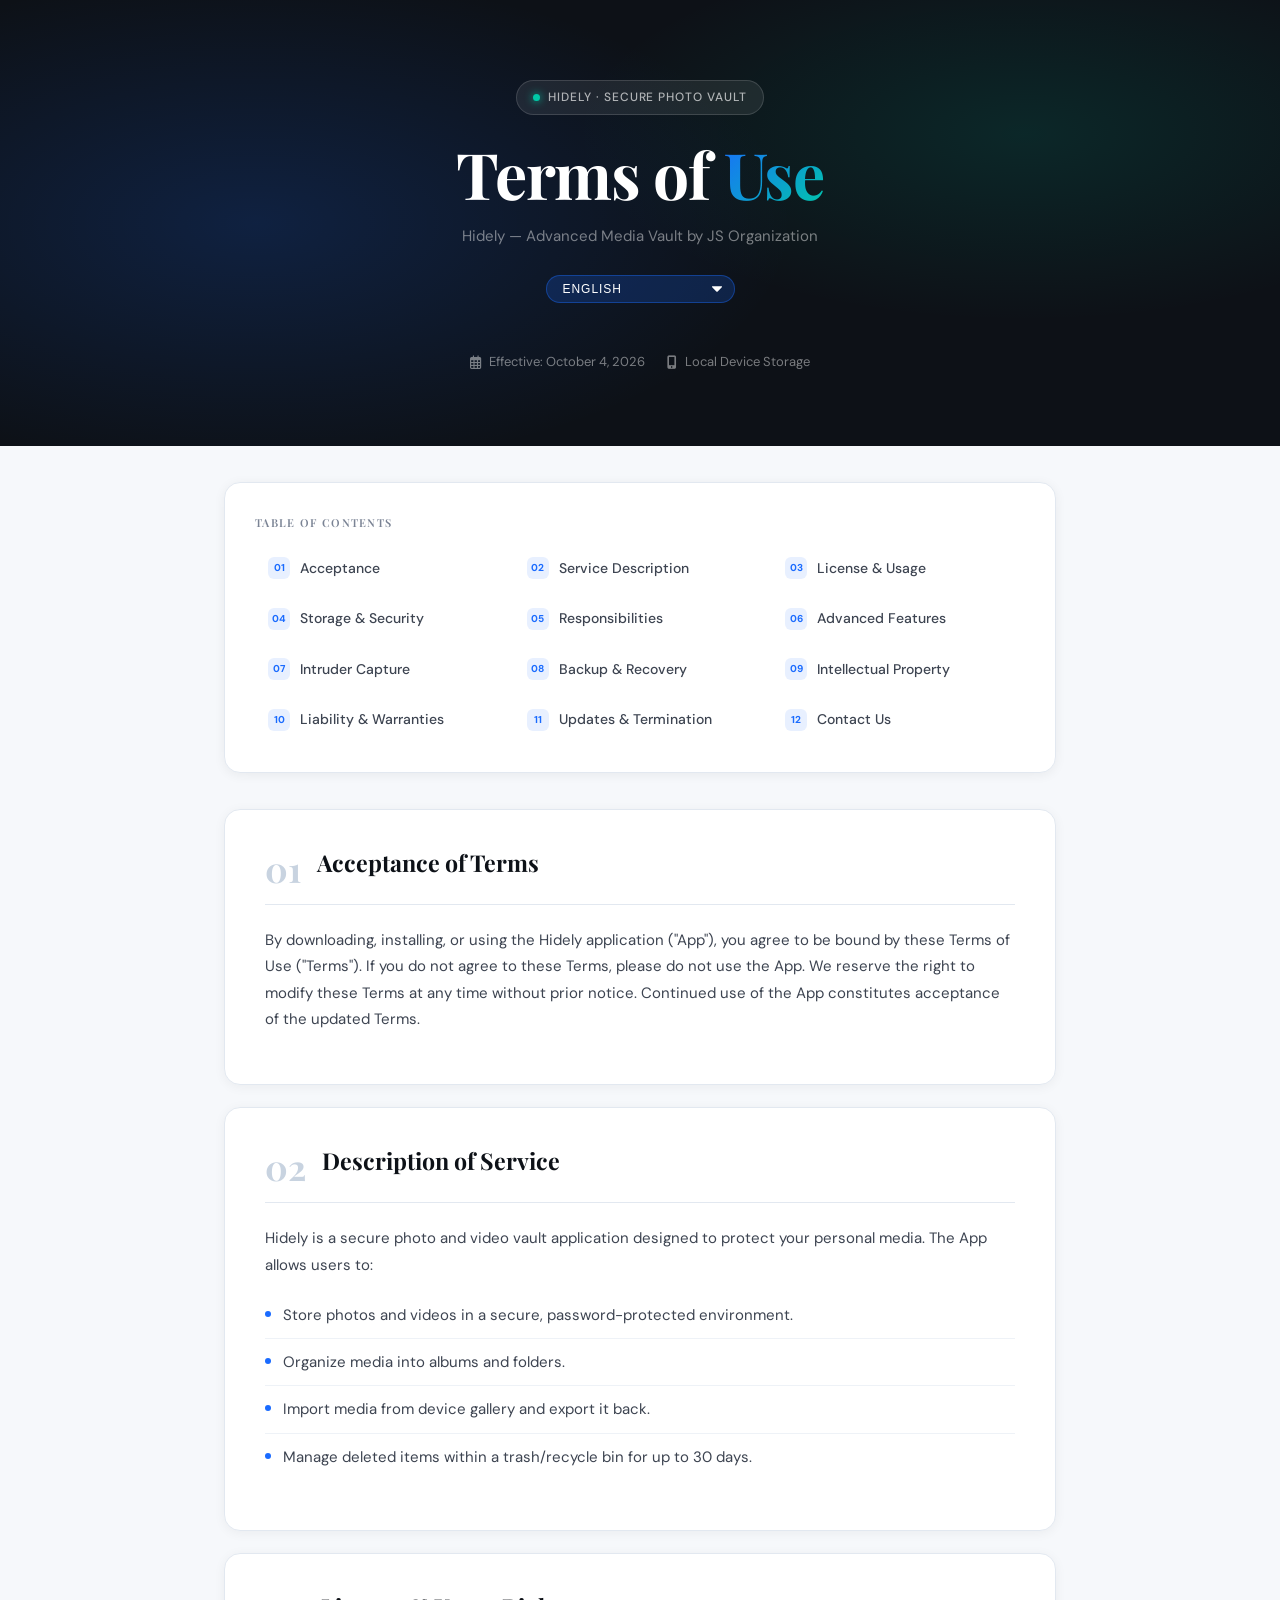
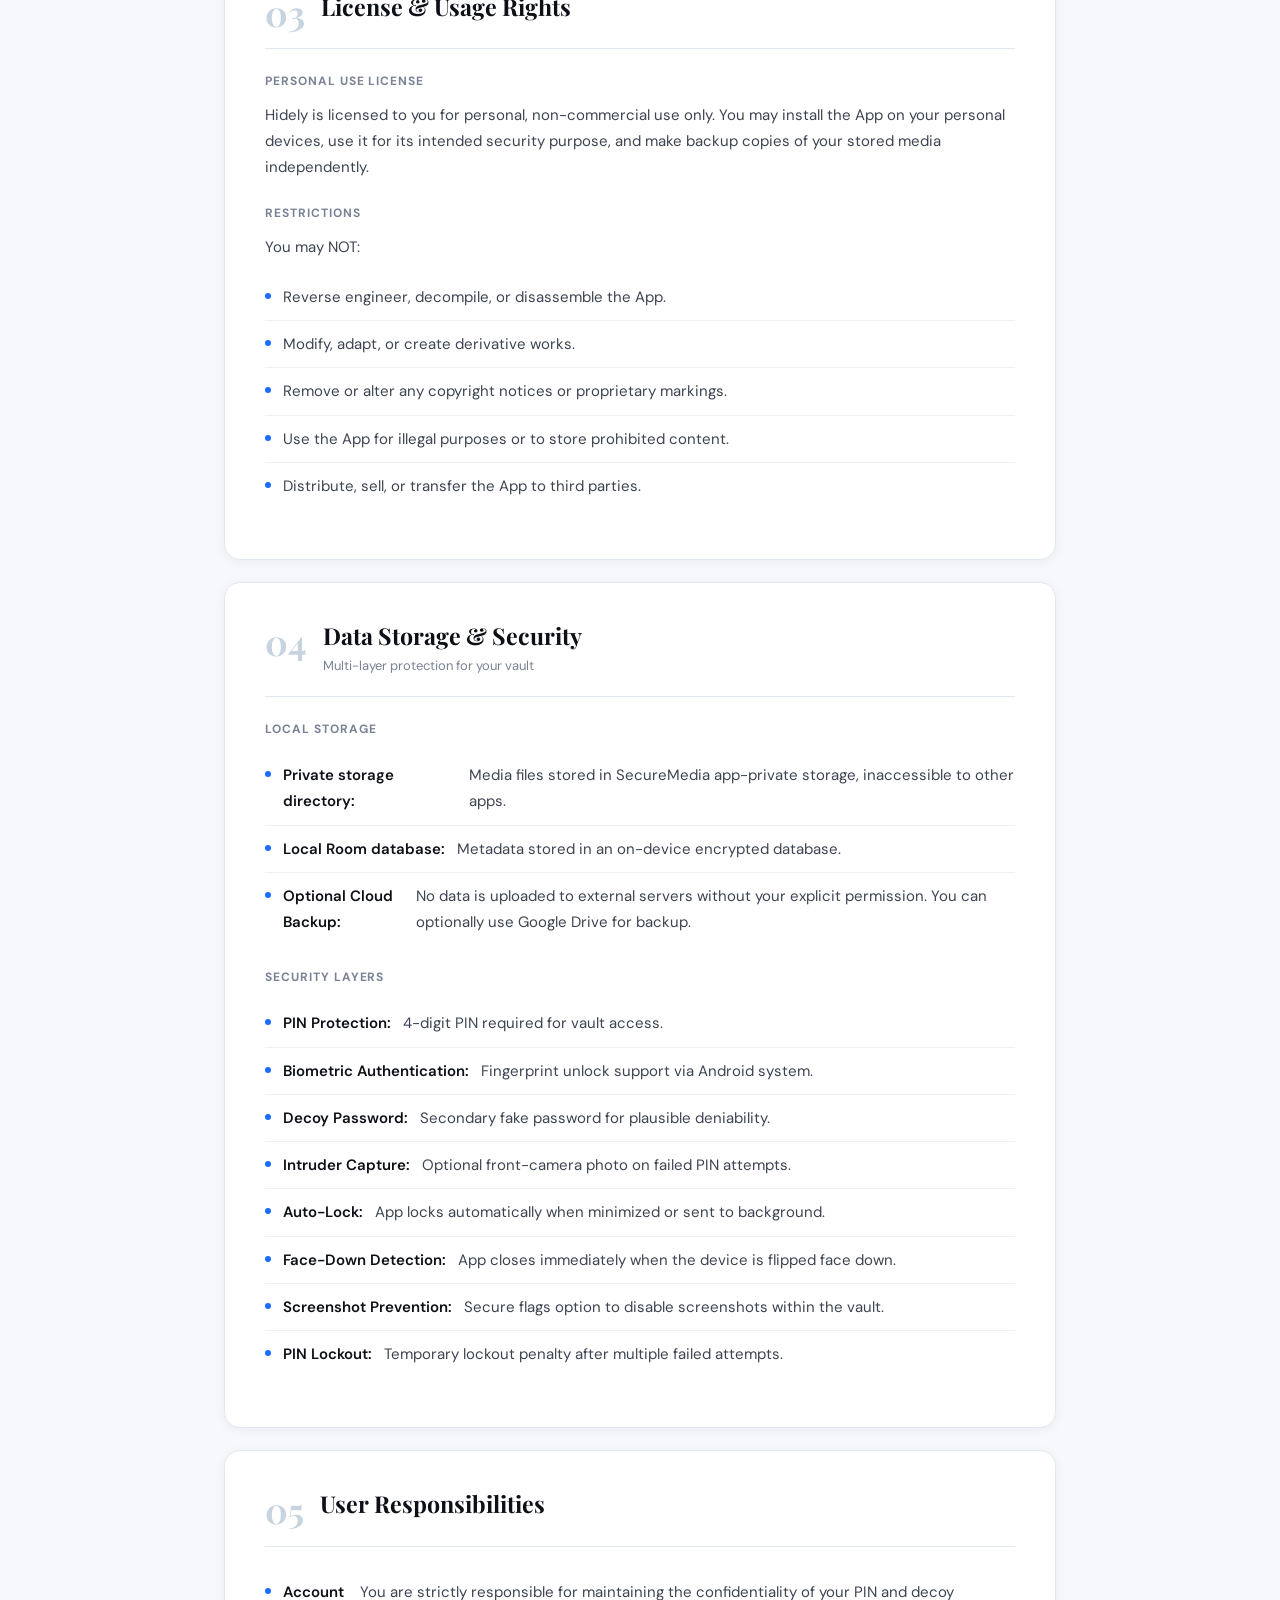
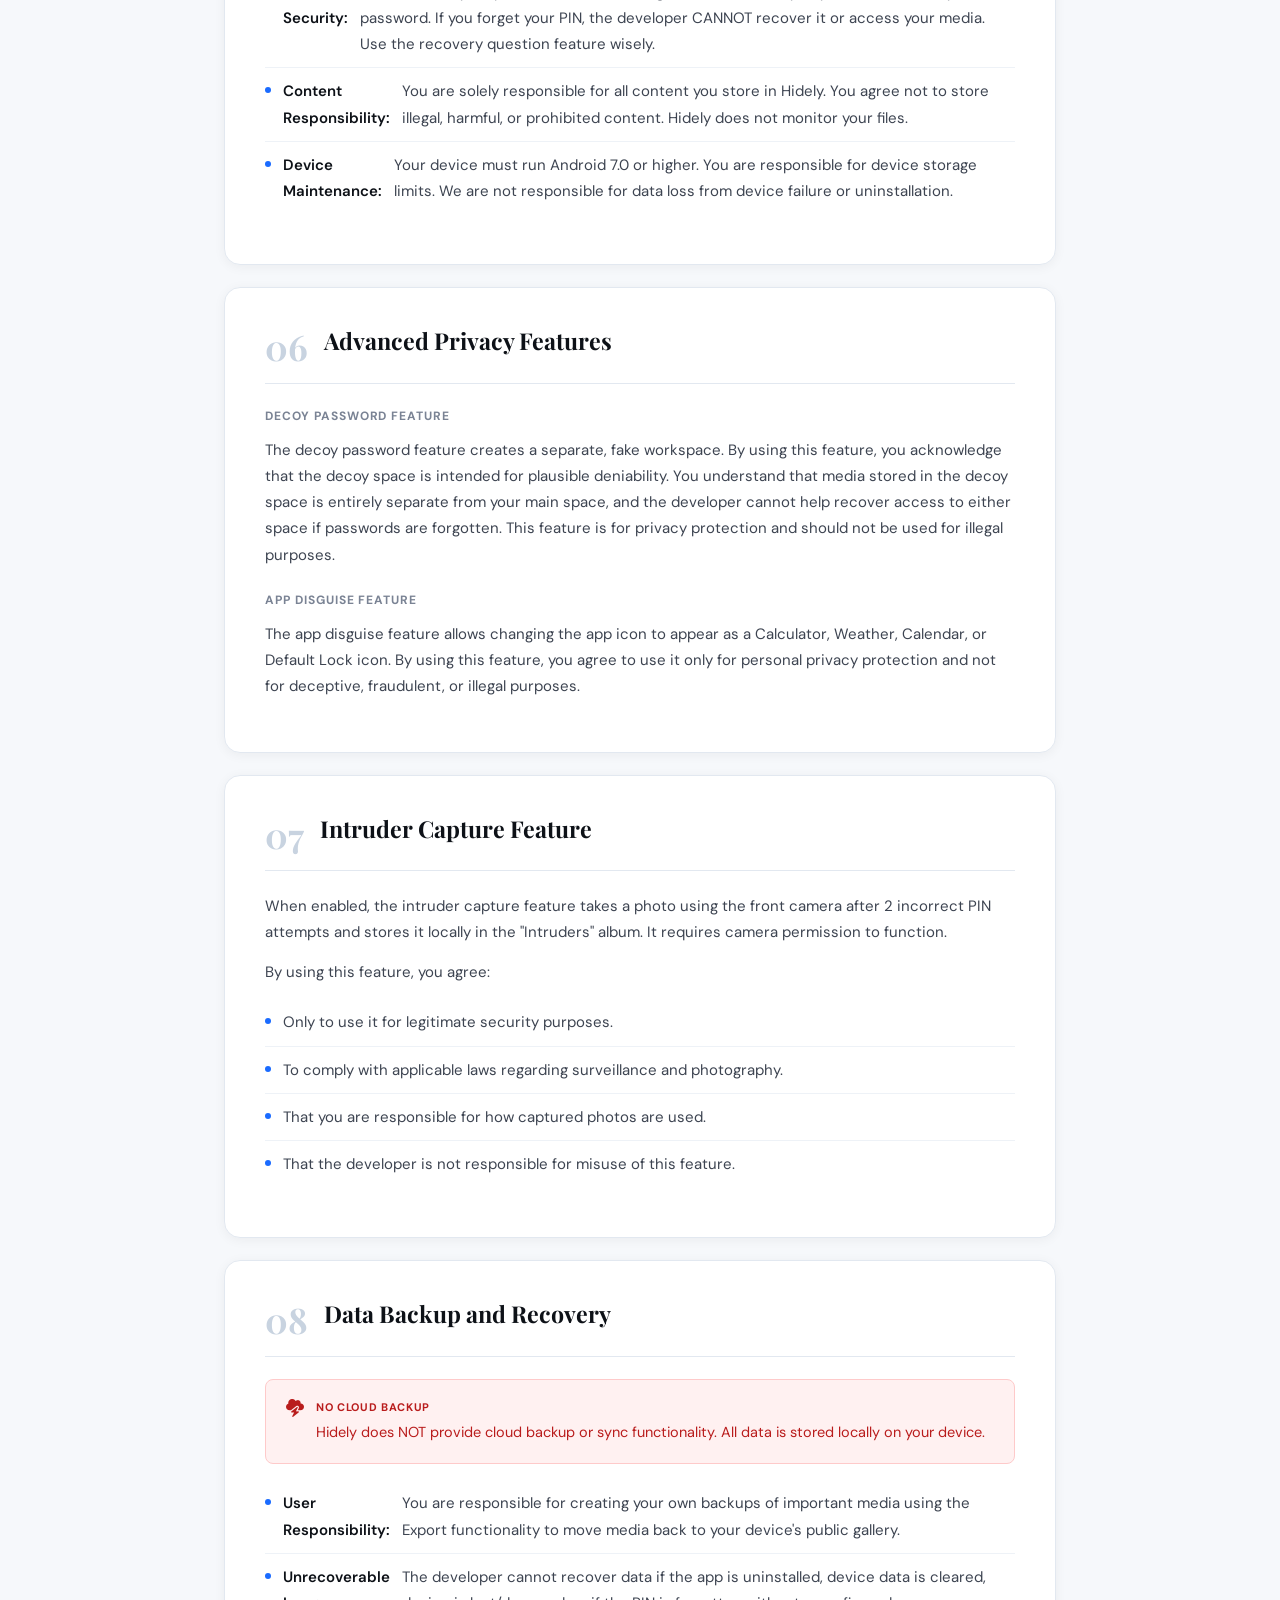
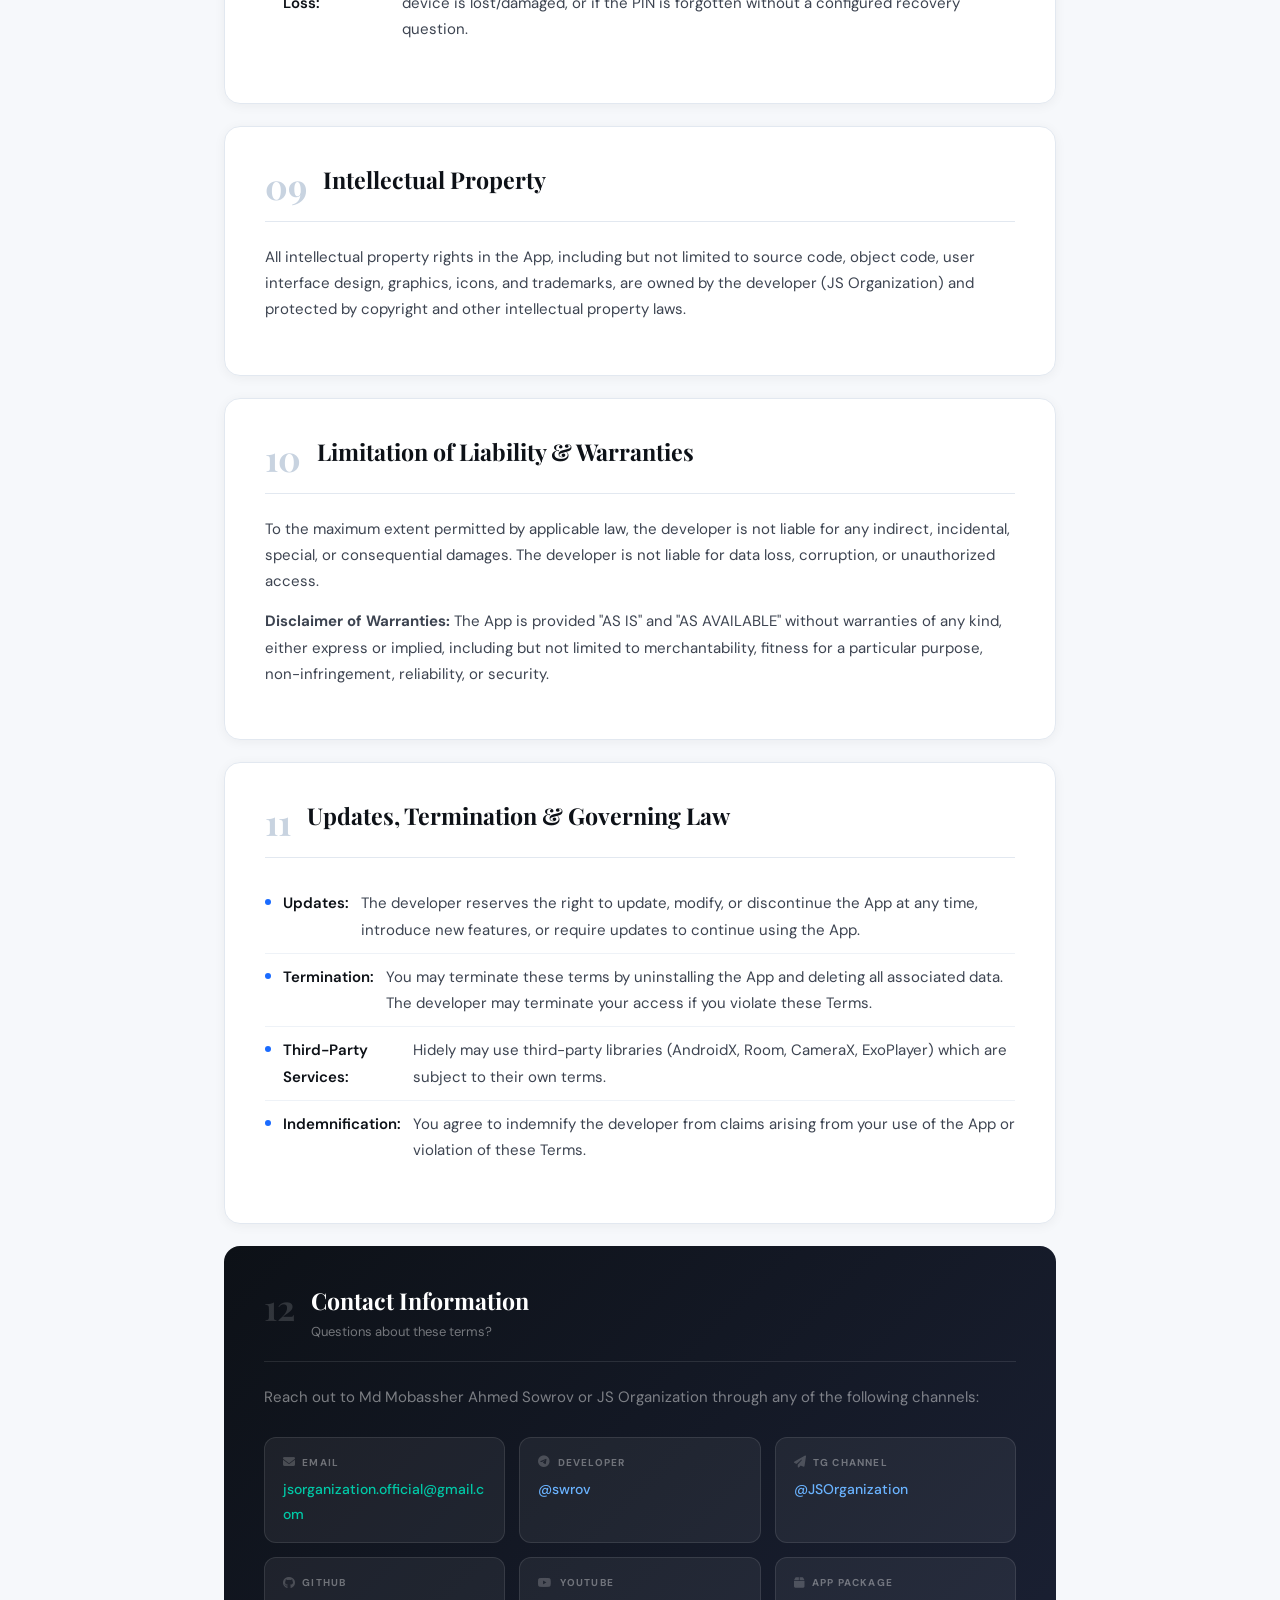
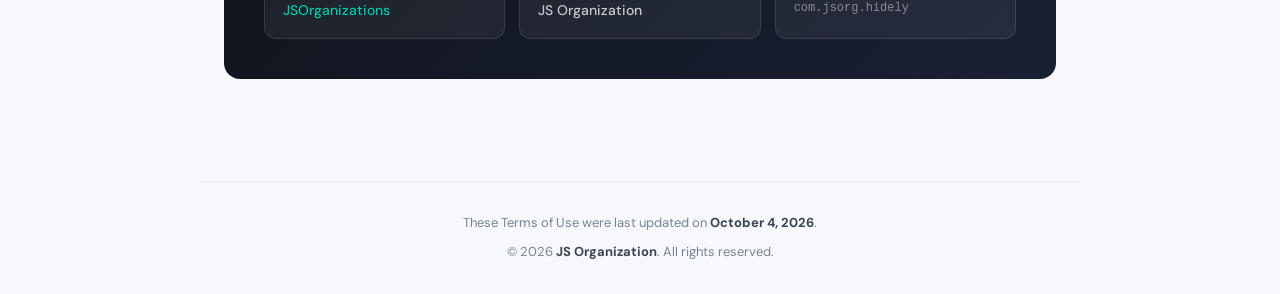
<file: terms-of-use.html>
<!DOCTYPE html>
<html lang="en">
<head>
    <meta charset="UTF-8">
    <meta name="viewport" content="width=device-width, initial-scale=1.0">
    <title>Terms of Use — Hidely</title>
    <link href="https://fonts.googleapis.com/css2?family=Playfair+Display:wght@400;600;700&family=DM+Sans:ital,wght@0,300;0,400;0,500;0,600;1,400&display=swap" rel="stylesheet">
    <link rel="stylesheet" href="https://cdnjs.cloudflare.com/ajax/libs/font-awesome/6.4.0/css/all.min.css">
    <style>
        :root {
            --ink: #0d1117;
            --ink-light: #3d4451;
            --ink-muted: #7a8394;
            --surface: #ffffff;
            --surface-2: #f6f8fb;
            --surface-3: #eef2f7;
            --accent: #1a6bff;
            --accent-2: #00c9a7;
            --accent-glow: rgba(26, 107, 255, 0.10);
            --warn-bg: #fffbeb;
            --border: #e2e8f0;
            --border-strong: #c8d3e0;
            --radius: 16px;
            --radius-sm: 8px;
        }
        *, *::before, *::after { box-sizing: border-box; margin: 0; padding: 0; }
        html { scroll-behavior: smooth; }
        body {
            font-family: 'DM Sans', sans-serif;
            background: var(--surface-2);
            color: var(--ink);
            font-size: 16px;
            line-height: 1.75;
            -webkit-font-smoothing: antialiased;
        }

        body:not(.lang-en) .lang-en,
        body:not(.lang-bn) .lang-bn,
        body:not(.lang-hi) .lang-hi,
        body:not(.lang-es) .lang-es,
        body:not(.lang-ar) .lang-ar,
        body:not(.lang-fr) .lang-fr,
        body:not(.lang-ru) .lang-ru,
        body:not(.lang-ur) .lang-ur,
        body:not(.lang-fa) .lang-fa {
            display: none !important;
        }

        body[dir="rtl"] { text-align: right; }
        body[dir="rtl"] .policy-list li { padding-right: 0; }
        body[dir="rtl"] .policy-list li::before { margin-left: 12px; margin-right: 0; }
        body[dir="rtl"] .callout i { margin-left: 12px; margin-right: 0; }
        body[dir="rtl"] .contact-label i { margin-left: 6px; margin-right: 0; }

        .hero {
            background: var(--ink);
            position: relative;
            overflow: hidden;
            padding: clamp(48px,8vw,80px) clamp(16px,5vw,40px) clamp(40px,7vw,72px);
            text-align: center;
        }
        .hero::before {
            content:'';
            position:absolute; inset:0;
            background:
                radial-gradient(ellipse 60% 80% at 20% 50%, rgba(26,107,255,.18) 0%, transparent 70%),
                radial-gradient(ellipse 50% 60% at 80% 30%, rgba(0,201,167,.12) 0%, transparent 70%);
            pointer-events:none;
        }
        .hero-badge {
            display:inline-flex; align-items:center; gap:8px;
            background:rgba(255,255,255,.08); border:1px solid rgba(255,255,255,.14);
            border-radius:100px; padding:6px 16px;
            font-size:clamp(10px,2.5vw,12px); font-weight:500;
            letter-spacing:.08em; text-transform:uppercase;
            color:rgba(255,255,255,.65); margin-bottom:22px; position:relative;
        }
        .hero-badge::before {
            content:''; width:7px; height:7px; border-radius:50%;
            background:var(--accent-2); box-shadow:0 0 8px var(--accent-2); flex-shrink:0;
        }
        select.hero-badge {
            cursor: pointer;
            transition: all 0.2s ease;
            color: #fff;
            background: rgba(26,107,255,.2);
            border-color: rgba(26,107,255,.4);
            appearance: none;
            -webkit-appearance: none;
            padding-inline-end: 32px;
            background-image: url("data:image/svg+xml;charset=US-ASCII,%3Csvg%20xmlns%3D%22http%3A%2F%2Fwww.w3.org%2F2000%2Fsvg%22%20width%3D%22292.4%22%20height%3D%22292.4%22%3E%3Cpath%20fill%3D%22%23FFFFFF%22%20d%3D%22M287%2069.4a17.6%2017.6%200%200%200-13-5.4H18.4c-5%200-9.3%201.8-12.9%205.4A17.6%2017.6%200%200%200%200%2082.2c0%205%201.8%209.3%205.4%2012.9l128%20127.9c3.6%203.6%207.8%205.4%2012.8%205.4s9.2-1.8%2012.8-5.4L287%2095c3.5-3.5%205.4-7.8%205.4-12.8%200-5-1.9-9.2-5.5-12.8z%22%2F%3E%3C%2Fsvg%3E");
            background-repeat: no-repeat;
            background-position: right 12px center;
            background-size: 10px auto;
        }
        body[dir="rtl"] select.hero-badge {
            background-position: left 12px center;
            padding-inline-start: 32px;
            padding-inline-end: 16px;
        }
        select.hero-badge option { background: var(--ink); color: #fff; }
        select.hero-badge:hover { background-color: rgba(26,107,255,.3); transform: translateY(-2px); }
        .hero h1 {
            font-family:'Playfair Display',Georgia,serif;
            font-size:clamp(2rem,7vw,4rem); font-weight:700; color:#fff;
            letter-spacing:-.02em; line-height:1.15; position:relative; margin-bottom:12px;
        }
        .hero h1 span {
            background:linear-gradient(135deg,#1a6bff,#00c9a7);
            -webkit-background-clip:text; -webkit-text-fill-color:transparent; background-clip:text;
        }
        .hero-sub { color:rgba(255,255,255,.45); font-size:clamp(13px,3vw,15px); position:relative; }
        .hero-meta {
            display:flex; justify-content:center; flex-wrap:wrap;
            gap:clamp(10px,3vw,22px); position:relative; margin-top:26px;
        }
        .hero-meta-item {
            display:flex; align-items:center; gap:8px;
            font-size:clamp(11px,2.5vw,13px); color:rgba(255,255,255,.45);
        }
        .page-wrap {
            max-width:880px; margin:0 auto;
            padding:0 clamp(12px,4vw,24px) clamp(48px,8vw,80px);
        }
        .toc-card {
            background:var(--surface); border:1px solid var(--border);
            border-radius:var(--radius); padding:clamp(18px,4vw,30px);
            margin:clamp(20px,4vw,36px) 0;
            box-shadow:0 2px 12px rgba(13,17,23,.06);
            animation:fadeUp .4s ease both;
        }
        .toc-card h2 {
            font-family:'Playfair Display',serif;
            font-size:clamp(10px,2.5vw,11px); font-weight:600;
            text-transform:uppercase; letter-spacing:.12em;
            color:var(--ink-muted); margin-bottom:14px;
        }
        .toc-grid {
            display:grid;
            grid-template-columns:repeat(auto-fill,minmax(min(100%,200px),1fr));
            gap:6px;
        }
        .toc-link {
            display:flex; align-items:center; gap:10px;
            padding:9px 12px; border-radius:var(--radius-sm);
            text-decoration:none; color:var(--ink-light);
            font-size:clamp(12px,2.8vw,14px); font-weight:500;
            transition:background .18s,color .18s; border:1px solid transparent;
        }
        .toc-link:hover,.toc-link:focus {
            background:var(--accent-glow); color:var(--accent);
            border-color:rgba(26,107,255,.15); outline:none;
        }
        .toc-num {
            font-size:10px; font-weight:700; color:var(--accent);
            background:var(--accent-glow); width:22px; height:22px;
            border-radius:6px; display:flex; align-items:center;
            justify-content:center; flex-shrink:0;
        }
        .section-card {
            background:var(--surface); border:1px solid var(--border);
            border-radius:var(--radius);
            padding:clamp(20px,5vw,38px) clamp(18px,5vw,40px);
            margin-bottom:clamp(14px,3vw,22px);
            box-shadow:0 2px 12px rgba(13,17,23,.05);
            scroll-margin-top:20px;
            animation:fadeUp .45s ease both;
        }
        .section-header {
            display:flex; align-items:flex-start; gap:clamp(10px,3vw,16px);
            margin-bottom:clamp(16px,4vw,22px);
            padding-bottom:clamp(14px,3vw,18px);
            border-bottom:1px solid var(--border);
        }
        .section-num {
            font-family:'Playfair Display',serif;
            font-size:clamp(1.4rem,5vw,2.2rem); font-weight:700;
            color:var(--border-strong); line-height:1; flex-shrink:0; margin-top:3px;
        }
        .section-title {
            font-family:'Playfair Display',serif;
            font-size:clamp(1.05rem,3.5vw,1.45rem); font-weight:700;
            color:var(--ink); line-height:1.3;
        }
        .section-subtitle { font-size:clamp(11px,2.5vw,13px); color:var(--ink-muted); margin-top:4px; }
        .section-body p { color:var(--ink-light); margin-bottom:14px; font-size:clamp(13.5px,3vw,15px); }
        .section-body p:last-child { margin-bottom:0; }
        .section-body h3 {
            font-size:clamp(10px,2.5vw,12px); font-weight:700;
            text-transform:uppercase; letter-spacing:.08em;
            color:var(--ink-muted); margin:22px 0 10px;
        }
        .policy-list { list-style:none; margin:12px 0; }
        .policy-list li {
            display:flex; align-items:flex-start; gap:12px;
            padding:10px 0; border-bottom:1px solid var(--surface-3);
            font-size:clamp(13px,3vw,15px); color:var(--ink-light);
        }
        .policy-list li:last-child { border-bottom:none; }
        .policy-list li::before {
            content:''; width:6px; height:6px; border-radius:50%;
            background:var(--accent); flex-shrink:0; margin-top:9px;
        }
        .policy-list li strong { color:var(--ink); font-weight:600; }
        .callout {
            border-radius:var(--radius-sm);
            padding:clamp(13px,3vw,18px) clamp(13px,3vw,20px);
            margin:16px 0; display:flex; gap:12px;
            align-items:flex-start; font-size:clamp(13px,3vw,14.5px);
        }
        .callout i { flex-shrink:0; font-size: 18px; margin-top:2px; }
        .callout.info  { background:var(--accent-glow); border:1px solid rgba(26,107,255,.18); color:#1a4db5; }
        .callout.safe  { background:rgba(0,201,167,.08); border:1px solid rgba(0,201,167,.22); color:#047d67; }
        .callout.warning { background:var(--warn-bg); border:1px solid rgba(245,158,11,.4); color:#92640a; }
        .callout.danger { background:#fff1f1; border:1px solid #fecaca; color:#b91c1c; }
        .callout strong {
            display:block; font-weight:700; margin-bottom:3px;
            font-size:11px; text-transform:uppercase; letter-spacing:.06em;
        }
        .pill-grid { display:flex; flex-wrap:wrap; gap:8px; margin:14px 0; }
        .pill {
            display:inline-flex; align-items:center; gap:6px;
            background:var(--surface-3); border:1px solid var(--border);
            border-radius:100px; padding:5px 13px;
            font-size:clamp(11px,2.5vw,13px); font-weight:500; color:var(--ink-light);
        }
        .pill.blocked { background:#fff1f1; border-color:#fecaca; color:#b91c1c; }
        .pill.blocked::before { content:'\f00d'; font-family:"Font Awesome 6 Free"; font-weight:900; font-size:9px; }
        .pill.allowed { background:#ecfdf5; border-color:#a7f3d0; color:#047857; }
        .pill.allowed::before { content:'\f00c'; font-family:"Font Awesome 6 Free"; font-weight:900; font-size:9px; }
        .contact-card {
            background:linear-gradient(135deg,#0d1117 0%,#1a2033 100%);
            border-radius:var(--radius);
            padding:clamp(22px,5vw,40px); color:#fff;
            margin-bottom:clamp(14px,3vw,22px);
            animation:fadeUp .45s .44s ease both;
        }
        .contact-card .section-title { color:#fff; }
        .contact-card .section-subtitle { color:rgba(255,255,255,.42); }
        .contact-card .section-header { border-bottom-color:rgba(255,255,255,.10); }
        .contact-card .section-num { color:rgba(255,255,255,.15); }
        .contact-grid {
            display:grid; grid-template-columns:repeat(auto-fill,minmax(min(100%,185px),1fr));
            gap:clamp(10px,2.5vw,14px); margin-top:clamp(16px,4vw,26px);
        }
        .contact-item {
            background:rgba(255,255,255,.06); border:1px solid rgba(255,255,255,.10);
            border-radius:12px; padding:clamp(12px,3vw,16px) clamp(13px,3vw,18px);
            transition:background .18s,transform .18s; text-decoration:none; display:block;
        }
        a.contact-item:hover { background:rgba(255,255,255,.11); transform:translateY(-2px); }
        .contact-label {
            font-size:10px; font-weight:700; letter-spacing:.12em;
            text-transform:uppercase; color:rgba(255,255,255,.36);
            margin-bottom:6px; display:flex; align-items:center; gap:6px;
        }
        .contact-label i { opacity:.55; flex-shrink:0; font-size: 12px; }
        .contact-value { font-size:clamp(12px,2.8vw,14px); font-weight:500; color:rgba(255,255,255,.82); word-break:break-word; }
        .cv-green { color:var(--accent-2); }
        .cv-blue  { color:#6ab3ff; }
        .footer {
            text-align:center; padding:clamp(20px,4vw,30px) 20px;
            font-size:clamp(11px,2.5vw,13px); color:var(--ink-muted);
            border-top:1px solid var(--border); max-width:880px; margin:0 auto;
        }
        .footer strong { color:var(--ink-light); }

        @keyframes fadeUp {
            from { opacity:0; transform:translateY(16px); }
            to   { opacity:1; transform:translateY(0); }
        }
        .section-card:nth-child(1)  { animation-delay:.04s; }
        .section-card:nth-child(2)  { animation-delay:.08s; }
        .section-card:nth-child(3)  { animation-delay:.12s; }
        .section-card:nth-child(4)  { animation-delay:.16s; }
        .section-card:nth-child(5)  { animation-delay:.20s; }
        .section-card:nth-child(6)  { animation-delay:.24s; }
        .section-card:nth-child(7)  { animation-delay:.28s; }
        .section-card:nth-child(8)  { animation-delay:.32s; }
        .section-card:nth-child(9)  { animation-delay:.36s; }
        .section-card:nth-child(10) { animation-delay:.40s; }
        .section-card:nth-child(11) { animation-delay:.44s; }
        .section-card:nth-child(12) { animation-delay:.48s; }
        .contact-card { animation-delay:.52s; }

        @media (max-width:480px) {
            .toc-link { padding:11px 12px; }
            .contact-item { padding:13px 14px; }
        }
    </style>
</head>
<body class="lang-en" dir="ltr">

<div class="hero">
    <div class="hero-badge lang-en">Hidely &middot; Secure Photo Vault</div>
    <div class="hero-badge lang-bn">Hidely &middot; নিরাপদ ফটো ভল্ট</div>
    <div class="hero-badge lang-hi">Hidely &middot; सुरक्षित फोटो तिजोरी</div>
    <div class="hero-badge lang-es">Hidely &middot; Bóveda de Fotos Segura</div>
    <div class="hero-badge lang-ar">Hidely &middot; قبو الصور الآمن</div>
    <div class="hero-badge lang-fr">Hidely &middot; Coffre-fort Photo Sécurisé</div>
    <div class="hero-badge lang-ru">Hidely &middot; Защищенное Фотохранилище</div>
    <div class="hero-badge lang-ur">Hidely &middot; محفوظ تصویر والٹ</div>
    <div class="hero-badge lang-fa">Hidely &middot; صندوق امن عکس</div>

    <h1 class="lang-en">Terms of <span>Use</span></h1>
    <h1 class="lang-bn">ব্যবহারের <span>শর্তাবলি</span></h1>
    <h1 class="lang-hi">उपयोग की <span>शर्तें</span></h1>
    <h1 class="lang-es">Términos de <span>Uso</span></h1>
    <h1 class="lang-ar">شروط <span>الاستخدام</span></h1>
    <h1 class="lang-fr">Conditions <span>d'Utilisation</span></h1>
    <h1 class="lang-ru">Условия <span>Использования</span></h1>
    <h1 class="lang-ur">استعمال کی <span>شرائط</span></h1>
    <h1 class="lang-fa">شرایط <span>استفاده</span></h1>

    <p class="hero-sub lang-en">Hidely — Advanced Media Vault by JS Organization</p>
    <p class="hero-sub lang-bn">Hidely — JS Organization এর একটি উন্নত মিডিয়া ভল্ট</p>
    <p class="hero-sub lang-hi">Hidely — JS Organization द्वारा उन्नत मीडिया वॉल्ट</p>
    <p class="hero-sub lang-es">Hidely — Bóveda multimedia avanzada de JS Organization</p>
    <p class="hero-sub lang-ar">Hidely — قبو وسائط متقدم من JS Organization</p>
    <p class="hero-sub lang-fr">Hidely — Coffre-fort multimédia par JS Organization</p>
    <p class="hero-sub lang-ru">Hidely — Продвинутое медиа-хранилище от JS Organization</p>
    <p class="hero-sub lang-ur">Hidely — جے ایس آرگنائزیشن کا ایڈوانسڈ میڈیا والٹ</p>
    <p class="hero-sub lang-fa">Hidely — گاوصندوق رسانه پیشرفته توسط JS Organization</p>

    <div class="hero-meta">
        <select id="langSelect" class="hero-badge" onchange="toggleLanguage(this.value)">
            <option value="en">English</option>
            <option value="bn">বাংলা (Bangla)</option>
            <option value="hi">हिन्दी (Hindi)</option>
            <option value="es">Español (Spanish)</option>
            <option value="ar">العربية (Arabic)</option>
            <option value="fr">Français (French)</option>
            <option value="ru">Русский (Russian)</option>
            <option value="ur">اردو (Urdu)</option>
            <option value="fa">فارسی (Persian)</option>
        </select>
    </div>

    <div class="hero-meta">
        <div class="hero-meta-item">
            <i class="fa-regular fa-calendar-alt"></i>
            <span class="lang-en">Effective: October 4, 2026</span>
            <span class="lang-bn">কার্যকরী তারিখ: ৪ অক্টোবর, ২০২৬</span>
            <span class="lang-hi">प्रभावी: 4 अक्टूबर, 2026</span>
            <span class="lang-es">Efectivo: 4 de octubre de 2026</span>
            <span class="lang-ar">ساري المفعول: ٤ أكتوبر ٢٠٢٦</span>
            <span class="lang-fr">En vigueur : 4 Octobre 2026</span>
            <span class="lang-ru">Действует с: 4 октября 2026 г.</span>
            <span class="lang-ur">مؤثر: 4 اکتوبر 2026</span>
            <span class="lang-fa">موثر: ۴ اکتبر ۲۰۲۶</span>
        </div>
        <div class="hero-meta-item">
            <i class="fa-solid fa-mobile-alt"></i>
            <span class="lang-en">Local Device Storage</span>
            <span class="lang-bn">লোকাল ডিভাইস স্টোরেজ</span>
            <span class="lang-hi">स्थानीय उपकरण संग्रहण</span>
            <span class="lang-es">Almacenamiento Local</span>
            <span class="lang-ar">تخزين الجهاز المحلي</span>
            <span class="lang-fr">Stockage Local</span>
            <span class="lang-ru">Локальное Хранилище</span>
            <span class="lang-ur">مقامی ڈیوائس اسٹوریج</span>
            <span class="lang-fa">ذخیره سازی محلی</span>
        </div>
    </div>
</div>

<div class="page-wrap">

    <div class="toc-card">
        <h2 class="lang-en">Table of Contents</h2>
        <h2 class="lang-bn">সূচিপত্র</h2>
        <h2 class="lang-hi">विषय सूची</h2>
        <h2 class="lang-es">Tabla de Contenido</h2>
        <h2 class="lang-ar">جدول المحتويات</h2>
        <h2 class="lang-fr">Table des Matières</h2>
        <h2 class="lang-ru">Оглавление</h2>
        <h2 class="lang-ur">فہرست مضامین</h2>
        <h2 class="lang-fa">فهرست مطالب</h2>

        <div class="toc-grid">
            <a href="#t1" class="toc-link"><span class="toc-num">01</span> <span class="lang-en">Acceptance</span><span class="lang-bn">শর্ত গ্রহণ</span><span class="lang-hi">स्वीकृति</span><span class="lang-es">Aceptación</span><span class="lang-ar">القبول</span><span class="lang-fr">Acceptation</span><span class="lang-ru">Принятие</span><span class="lang-ur">قبولیت</span><span class="lang-fa">پذیرش</span></a>
            <a href="#t2" class="toc-link"><span class="toc-num">02</span> <span class="lang-en">Service Description</span><span class="lang-bn">সেবার বিবরণ</span><span class="lang-hi">सेवा विवरण</span><span class="lang-es">Descripción</span><span class="lang-ar">وصف الخدمة</span><span class="lang-fr">Description</span><span class="lang-ru">Описание</span><span class="lang-ur">سروس کی تفصیل</span><span class="lang-fa">شرح خدمات</span></a>
            <a href="#t3" class="toc-link"><span class="toc-num">03</span> <span class="lang-en">License & Usage</span><span class="lang-bn">লাইসেন্স ও ব্যবহার</span><span class="lang-hi">लाइसेंस</span><span class="lang-es">Licencia</span><span class="lang-ar">الترخيص</span><span class="lang-fr">Licence</span><span class="lang-ru">Лицензия</span><span class="lang-ur">لائسنس</span><span class="lang-fa">مجوز</span></a>
            <a href="#t4" class="toc-link"><span class="toc-num">04</span> <span class="lang-en">Storage & Security</span><span class="lang-bn">স্টোরেজ ও নিরাপত্তা</span><span class="lang-hi">भंडारण और सुरक्षा</span><span class="lang-es">Almacenamiento</span><span class="lang-ar">التخزين والأمان</span><span class="lang-fr">Stockage et Sécurité</span><span class="lang-ru">Хранение и Безопасность</span><span class="lang-ur">اسٹوریج اور سیکیورٹی</span><span class="lang-fa">ذخیره سازی و امنیت</span></a>
            <a href="#t5" class="toc-link"><span class="toc-num">05</span> <span class="lang-en">Responsibilities</span><span class="lang-bn">দায়িত্ব</span><span class="lang-hi">जिम्मेदारियां</span><span class="lang-es">Responsabilidades</span><span class="lang-ar">المسؤوليات</span><span class="lang-fr">Responsabilités</span><span class="lang-ru">Обязанности</span><span class="lang-ur">ذمہ داریاں</span><span class="lang-fa">مسئولیت ها</span></a>
            <a href="#t6" class="toc-link"><span class="toc-num">06</span> <span class="lang-en">Advanced Features</span><span class="lang-bn">উন্নত ফিচার</span><span class="lang-hi">उन्नत सुविधाएँ</span><span class="lang-es">Funciones Avanzadas</span><span class="lang-ar">ميزات متقدمة</span><span class="lang-fr">Fonctions Avancées</span><span class="lang-ru">Расширенные Функции</span><span class="lang-ur">جدید خصوصیات</span><span class="lang-fa">ویژگی های پیشرفته</span></a>
            <a href="#t7" class="toc-link"><span class="toc-num">07</span> <span class="lang-en">Intruder Capture</span><span class="lang-bn">ইন্ট্রুডার ক্যাপচার</span><span class="lang-hi">घुसपैठिया कैप्चर</span><span class="lang-es">Captura de Intrusos</span><span class="lang-ar">التقاط الدخيل</span><span class="lang-fr">Capture d'Intrus</span><span class="lang-ru">Захват Злоумышленника</span><span class="lang-ur">گھسنے والے کو پکڑنا</span><span class="lang-fa">دستگیری مزاحم</span></a>
            <a href="#t8" class="toc-link"><span class="toc-num">08</span> <span class="lang-en">Backup & Recovery</span><span class="lang-bn">ব্যাকআপ ও রিকভারি</span><span class="lang-hi">बैकअप</span><span class="lang-es">Copia de Seguridad</span><span class="lang-ar">النسخ الاحتياطي</span><span class="lang-fr">Sauvegarde</span><span class="lang-ru">Резервное Копирование</span><span class="lang-ur">بیک اپ</span><span class="lang-fa">پشتیبان گیری</span></a>
            <a href="#t9" class="toc-link"><span class="toc-num">09</span> <span class="lang-en">Intellectual Property</span><span class="lang-bn">মেধা সম্পত্তি</span><span class="lang-hi">बौद्धिक संपदा</span><span class="lang-es">Propiedad Intelectual</span><span class="lang-ar">الملكية الفكرية</span><span class="lang-fr">Propriété Intellectuelle</span><span class="lang-ru">Интеллектуальная Собственность</span><span class="lang-ur">ملکیتی حقوق</span><span class="lang-fa">مالکیت معنوی</span></a>
            <a href="#t10" class="toc-link"><span class="toc-num">10</span> <span class="lang-en">Liability & Warranties</span><span class="lang-bn">দায়বদ্ধতা ও ওয়ারেন্টি</span><span class="lang-hi">देयता और वारंटी</span><span class="lang-es">Responsabilidad y Garantías</span><span class="lang-ar">المسؤولية والضمانات</span><span class="lang-fr">Responsabilité et Garanties</span><span class="lang-ru">Ответственность и Гарантии</span><span class="lang-ur">ذمہ داری اور وارنٹی</span><span class="lang-fa">مسئولیت و ضمانت</span></a>
            <a href="#t11" class="toc-link"><span class="toc-num">11</span> <span class="lang-en">Updates & Termination</span><span class="lang-bn">আপডেট ও সমাপ্তি</span><span class="lang-hi">अपडेट और समाप्ति</span><span class="lang-es">Actualizaciones y Terminación</span><span class="lang-ar">التحديثات والإنهاء</span><span class="lang-fr">Mises à jour et Résiliation</span><span class="lang-ru">Обновления и Расторжение</span><span class="lang-ur">اپڈیٹس اور خاتمہ</span><span class="lang-fa">به روز رسانی و پایان</span></a>
            <a href="#t12" class="toc-link"><span class="toc-num">12</span> <span class="lang-en">Contact Us</span><span class="lang-bn">যোগাযোগ</span><span class="lang-hi">संपर्क करें</span><span class="lang-es">Contáctanos</span><span class="lang-ar">اتصل بنا</span><span class="lang-fr">Nous Contacter</span><span class="lang-ru">Свяжитесь с Нами</span><span class="lang-ur">ہم سے رابطہ کریں</span><span class="lang-fa">تماس با ما</span></a>
        </div>
    </div>

    <!-- Section 1: Acceptance -->
    <div class="section-card" id="t1">
        <div class="section-header">
            <div class="section-num">01</div>
            <div>
                <div class="section-title lang-en">Acceptance of Terms</div>
                <div class="section-title lang-bn">শর্তাবলি গ্রহণ</div>
                <div class="section-title lang-hi">शर्तों की स्वीकृति</div>
                <div class="section-title lang-es">Aceptación de Términos</div>
                <div class="section-title lang-ar">قبول الشروط</div>
                <div class="section-title lang-fr">Acceptation des Conditions</div>
                <div class="section-title lang-ru">Принятие Условий</div>
                <div class="section-title lang-ur">شرائط کی قبولیت</div>
                <div class="section-title lang-fa">پذیرش شرایط</div>
            </div>
        </div>
        <div class="section-body">
            <p class="lang-en">By downloading, installing, or using the Hidely application ("App"), you agree to be bound by these Terms of Use ("Terms"). If you do not agree to these Terms, please do not use the App. We reserve the right to modify these Terms at any time without prior notice. Continued use of the App constitutes acceptance of the updated Terms.</p>
            <p class="lang-bn">Hidely অ্যাপ্লিকেশনটি ("অ্যাপ") ডাউনলোড, ইনস্টল বা ব্যবহার করার মাধ্যমে আপনি এই ব্যবহারের শর্তাবলির ("শর্তাবলি") দ্বারা দায়বদ্ধ থাকতে সম্মত হচ্ছেন। আপনি যদি এই শর্তাবলিতে সম্মত না হন, তবে অনুগ্রহ করে অ্যাপটি ব্যবহার করবেন না। পূর্ব নোটিশ ছাড়াই যেকোনো সময় এই শর্তাবলি পরিবর্তন করার অধিকার আমরা সংরক্ষণ করি।</p>
            <p class="lang-hi">Hidely एप्लिकेशन ("ऐप") को डाउनलोड, इंस्टॉल या उपयोग करके, आप उपयोग की इन शर्तों ("शर्तों") से बंधे होने के लिए सहमत होते हैं। यदि आप इन शर्तों से सहमत नहीं हैं, तो कृपया ऐप का उपयोग न करें।</p>
            <p class="lang-es">Al descargar, instalar o utilizar la aplicación Hidely ("App"), acepta estar sujeto a estos Términos de Uso ("Términos"). Si no está de acuerdo, no use la App.</p>
            <p class="lang-ar">عن طريق تنزيل تطبيق Hidely ("التطبيق") أو تثبيته أو استخدامه ، فإنك توافق على الالتزام بشروط الاستخدام هذه ("الشروط"). إذا كنت لا توافق ، يرجى عدم استخدام التطبيق.</p>
            <p class="lang-fr">En téléchargeant, installant ou utilisant l'application Hidely (« Application »), vous acceptez d'être lié par les présentes Conditions d'Utilisation. Si vous n'êtes pas d'accord, n'utilisez pas l'Application.</p>
            <p class="lang-ru">Загружая, устанавливая или используя приложение Hidely («Приложение»), вы соглашаетесь соблюдать настоящие Условия Использования. Если вы не согласны, не используйте Приложение.</p>
            <p class="lang-ur">Hidely ایپلیکیشن ڈاؤن لوڈ، انسٹال، یا استعمال کر کے، آپ ان استعمال کی شرائط کے پابند ہونے سے اتفاق کرتے ہیں۔ اگر آپ متفق نہیں ہیں تو ایپ استعمال نہ کریں۔</p>
            <p class="lang-fa">با دانلود، نصب یا استفاده از برنامه Hidely، شما موافقت می کنید که به این شرایط استفاده پایبند باشید. در صورت عدم موافقت، از برنامه استفاده نکنید.</p>
        </div>
    </div>

    <!-- Section 2: Description of Service -->
    <div class="section-card" id="t2">
        <div class="section-header">
            <div class="section-num">02</div>
            <div>
                <div class="section-title lang-en">Description of Service</div>
                <div class="section-title lang-bn">সেবার বিবরণ</div>
                <div class="section-title lang-hi">सेवा का विवरण</div>
                <div class="section-title lang-es">Descripción del Servicio</div>
                <div class="section-title lang-ar">وصف الخدمة</div>
                <div class="section-title lang-fr">Description du Service</div>
                <div class="section-title lang-ru">Описание Сервиса</div>
                <div class="section-title lang-ur">سروس کی تفصیل</div>
                <div class="section-title lang-fa">شرح خدمات</div>
            </div>
        </div>
        <div class="section-body">
            <p class="lang-en">Hidely is a secure photo and video vault application designed to protect your personal media. The App allows users to:</p>
            <p class="lang-bn">Hidely হলো একটি সুরক্ষিত ফটো এবং ভিডিও ভল্ট অ্যাপ যা ব্যক্তিগত মিডিয়া সুরক্ষার জন্য তৈরি করা হয়েছে। অ্যাপটির মাধ্যমে ব্যবহারকারীরা যা করতে পারবেন:</p>
            <p class="lang-hi">Hidely एक सुरक्षित फोटो और वीडियो वॉल्ट एप्लिकेशन है जिसे आपके व्यक्तिगत मीडिया की सुरक्षा के लिए डिज़ाइन किया गया है। ऐप उपयोगकर्ताओं को अनुमति देता है:</p>
            <p class="lang-es">Hidely es una aplicación de bóveda de fotos y videos segura diseñada para proteger sus medios personales. La aplicación permite a los usuarios:</p>
            <p class="lang-ar">Hidely هو تطبيق قبو آمن للصور ومقاطع الفيديو مصمم لحماية وسائطك الشخصية. يتيح التطبيق للمستخدمين:</p>
            <p class="lang-fr">Hidely est une application de coffre-fort photo et vidéo sécurisée conçue pour protéger vos médias personnels. L'application permet aux utilisateurs de :</p>
            <p class="lang-ru">Hidely - это безопасное приложение-хранилище фото и видео, предназначенное для защиты ваших личных медиафайлов. Приложение позволяет пользователям:</p>
            <p class="lang-ur">Hidely ایک محفوظ تصویر اور ویڈیو والٹ ایپلی کیشن ہے جسے آپ کے ذاتی میڈیا کی حفاظت کے لیے ڈیزائن کیا گیا ہے۔ ایپ صارفین کو اجازت دیتی ہے:</p>
            <p class="lang-fa">Hidely یک برنامه امن گاوصندوق عکس و ویدیو است که برای محافظت از رسانه های شخصی شما طراحی شده است. این برنامه به کاربران اجازه می دهد:</p>

            <ul class="policy-list lang-en">
                <li>Store photos and videos in a secure, password-protected environment.</li>
                <li>Organize media into albums and folders.</li>
                <li>Import media from device gallery and export it back.</li>
                <li>Manage deleted items within a trash/recycle bin for up to 30 days.</li>
            </ul>
            <ul class="policy-list lang-bn">
                <li>নিরাপদ ও পাসওয়ার্ড দ্বারা সুরক্ষিত পরিবেশে ছবি এবং ভিডিও সংরক্ষণ করা।</li>
                <li>মিডিয়া ফাইলগুলো অ্যালবাম এবং ফোল্ডারে সাজিয়ে রাখা।</li>
                <li>ডিভাইস গ্যালারি থেকে মিডিয়া ইমপোর্ট করা এবং আবার গ্যালারিতে এক্সপোর্ট করা।</li>
                <li>ডিলিট করা ফাইলগুলো রিসাইকেল বিনে সর্বোচ্চ ৩০ দিন পর্যন্ত ম্যানেজ করা।</li>
            </ul>
            <ul class="policy-list lang-hi">
                <li>फ़ोटो और वीडियो को सुरक्षित, पासवर्ड से सुरक्षित वातावरण में संग्रहीत करें।</li>
                <li>मीडिया को एल्बम और फ़ोल्डरों में व्यवस्थित करें।</li>
                <li>डिवाइस गैलरी से मीडिया आयात करें और उसे वापस निर्यात करें।</li>
                <li>हटाए गए आइटम को ट्रैश/रीसायकल बिन में 30 दिनों तक प्रबंधित करें।</li>
            </ul>
            <ul class="policy-list lang-es">
                <li>Almacenar fotos y videos en un entorno seguro protegido por contraseña.</li>
                <li>Organizar medios en álbumes y carpetas.</li>
                <li>Importar medios de la galería del dispositivo y exportarlos de vuelta.</li>
                <li>Administrar elementos eliminados en una papelera de reciclaje por hasta 30 días.</li>
            </ul>
            <ul class="policy-list lang-ar">
                <li>تخزين الصور ومقاطع الفيديو في بيئة آمنة ومحمية بكلمة مرور.</li>
                <li>تنظيم الوسائط في ألبومات ومجلدات.</li>
                <li>استيراد الوسائط من معرض الجهاز وتصديرها مرة أخرى.</li>
                <li>إدارة العناصر المحذوفة في سلة المهملات / سلة المحذوفات لمدة تصل إلى 30 يومًا.</li>
            </ul>
            <ul class="policy-list lang-fr">
                <li>Stockez des photos et des vidéos dans un environnement sécurisé et protégé par mot de passe.</li>
                <li>Organisez les médias en albums et dossiers.</li>
                <li>Importez des médias depuis la galerie de l'appareil et exportez-les en retour.</li>
                <li>Gérez les éléments supprimés dans une corbeille pendant un maximum de 30 jours.</li>
            </ul>
            <ul class="policy-list lang-ru">
                <li>Храните фотографии и видео в безопасной, защищенной паролем среде.</li>
                <li>Организуйте медиафайлы в альбомы и папки.</li>
                <li>Импортируйте мультимедиа из галереи устройства и экспортируйте их обратно.</li>
                <li>Управляйте удаленными элементами в корзине до 30 дней.</li>
            </ul>
            <ul class="policy-list lang-ur">
                <li>تصاویر اور ویڈیوز کو محفوظ، پاس ورڈ سے محفوظ ماحول میں اسٹور کریں۔</li>
                <li>میڈیا کو البمز اور فولڈرز میں منظم کریں۔</li>
                <li>ڈیوائس گیلری سے میڈیا درآمد کریں اور اسے واپس برآمد کریں۔</li>
                <li>حذف شدہ آئٹمز کو کوڑے دان/ری سائیکل بن میں 30 دنوں تک منظم کریں۔</li>
            </ul>
            <ul class="policy-list lang-fa">
                <li>عکس ها و فیلم ها را در یک محیط امن و محافظت شده با رمز عبور ذخیره کنید.</li>
                <li>رسانه ها را در آلبوم ها و پوشه ها سازماندهی کنید.</li>
                <li>رسانه را از گالری دستگاه وارد کنید و آن را به عقب صادر کنید.</li>
                <li>موارد حذف شده را تا 30 روز در سطل زباله مدیریت کنید.</li>
            </ul>
        </div>
    </div>

    <!-- Section 3: License -->
    <div class="section-card" id="t3">
        <div class="section-header">
            <div class="section-num">03</div>
            <div>
                <div class="section-title lang-en">License & Usage Rights</div>
                <div class="section-title lang-bn">লাইসেন্স এবং ব্যবহারের অধিকার</div>
                <div class="section-title lang-hi">लाइसेंस और उपयोग के अधिकार</div>
                <div class="section-title lang-es">Licencia y Derechos de Uso</div>
                <div class="section-title lang-ar">الترخيص وحقوق الاستخدام</div>
                <div class="section-title lang-fr">Licence et Droits d'Utilisation</div>
                <div class="section-title lang-ru">Лицензия и Права Использования</div>
                <div class="section-title lang-ur">لائسنس اور استعمال کے حقوق</div>
                <div class="section-title lang-fa">مجوز و حقوق استفاده</div>
            </div>
        </div>
        <div class="section-body">
            <h3 class="lang-en">Personal Use License</h3>
            <h3 class="lang-bn">ব্যক্তিগত ব্যবহারের লাইসেন্স</h3>
            <h3 class="lang-hi">व्यक्तिगत उपयोग लाइसेंस</h3>
            <h3 class="lang-es">Licencia de Uso Personal</h3>
            <h3 class="lang-ar">ترخيص الاستخدام الشخصي</h3>
            <h3 class="lang-fr">Licence d'Usage Personnel</h3>
            <h3 class="lang-ru">Лицензия на Личное Использование</h3>
            <h3 class="lang-ur">ذاتی استعمال کا لائسنس</h3>
            <h3 class="lang-fa">مجوز استفاده شخصی</h3>

            <p class="lang-en">Hidely is licensed to you for personal, non-commercial use only. You may install the App on your personal devices, use it for its intended security purpose, and make backup copies of your stored media independently.</p>
            <p class="lang-bn">Hidely শুধুমাত্র ব্যক্তিগত এবং অবাণিজ্যিক ব্যবহারের জন্য আপনাকে লাইসেন্স দেওয়া হয়েছে। আপনি আপনার ব্যক্তিগত ডিভাইসে অ্যাপটি ইনস্টল করতে পারেন, নিরাপত্তার উদ্দেশ্যে ব্যবহার করতে পারেন এবং আপনার মিডিয়াগুলোর নিজস্ব ব্যাকআপ তৈরি করতে পারেন।</p>
            <p class="lang-hi">Hidely केवल व्यक्तिगत, गैर-व्यावसायिक उपयोग के लिए आपको लाइसेंस दिया गया है। आप ऐप को अपने व्यक्तिगत उपकरणों पर इंस्टॉल कर सकते हैं और संग्रहीत मीडिया की बैकअप प्रतियां बना सकते हैं।</p>
            <p class="lang-es">Hidely tiene licencia para uso personal y no comercial únicamente. Puede instalar la aplicación en sus dispositivos personales y hacer copias de seguridad de sus medios almacenados.</p>
            <p class="lang-ar">تم ترخيص Hidely لك للاستخدام الشخصي وغير التجاري فقط. يمكنك تثبيت التطبيق على أجهزتك الشخصية وعمل نسخ احتياطية من الوسائط المخزنة.</p>
            <p class="lang-fr">Hidely vous est concédé sous licence pour un usage personnel et non commercial uniquement. Vous pouvez installer l'Application sur vos appareils personnels et faire des copies de sauvegarde de vos médias stockés.</p>
            <p class="lang-ru">Hidely лицензируется для вас только для личного некоммерческого использования. Вы можете установить Приложение на свои личные устройства и создавать резервные копии сохраненных медиафайлов.</p>
            <p class="lang-ur">Hidely آپ کو صرف ذاتی، غیر تجارتی استعمال کے لیے لائسنس یافتہ ہے۔ آپ ایپ کو اپنے ذاتی آلات پر انسٹال کر سکتے ہیں اور اپنے ذخیرہ شدہ میڈیا کی بیک اپ کاپیاں بنا سکتے ہیں۔</p>
            <p class="lang-fa">Hidely فقط برای استفاده شخصی و غیر تجاری به شما مجوز داده شده است. شما می توانید برنامه را در دستگاه های شخصی خود نصب کنید و از رسانه های ذخیره شده خود نسخه پشتیبان تهیه کنید.</p>

            <h3 class="lang-en">Restrictions</h3>
            <h3 class="lang-bn">নিষেধাজ্ঞা</h3>
            <h3 class="lang-hi">प्रतिबंध</h3>
            <h3 class="lang-es">Restricciones</h3>
            <h3 class="lang-ar">القيود</h3>
            <h3 class="lang-fr">Restrictions</h3>
            <h3 class="lang-ru">Ограничения</h3>
            <h3 class="lang-ur">پابندیاں</h3>
            <h3 class="lang-fa">محدودیت ها</h3>

            <p class="lang-en">You may NOT:</p>
            <p class="lang-bn">আপনি যা করতে পারবেন না:</p>
            <p class="lang-hi">आप नहीं कर सकते:</p>
            <p class="lang-es">Usted NO puede:</p>
            <p class="lang-ar">لا يجوز لك:</p>
            <p class="lang-fr">Vous ne pouvez PAS :</p>
            <p class="lang-ru">Вы НЕ можете:</p>
            <p class="lang-ur">آپ نہیں کر سکتے:</p>
            <p class="lang-fa">شما نمی توانید:</p>

            <ul class="policy-list lang-en">
                <li>Reverse engineer, decompile, or disassemble the App.</li>
                <li>Modify, adapt, or create derivative works.</li>
                <li>Remove or alter any copyright notices or proprietary markings.</li>
                <li>Use the App for illegal purposes or to store prohibited content.</li>
                <li>Distribute, sell, or transfer the App to third parties.</li>
            </ul>
            <ul class="policy-list lang-bn">
                <li>অ্যাপটি রিভার্স ইঞ্জিনিয়ারিং, ডিকম্পাইল বা ডিসঅ্যাসেম্বল করা।</li>
                <li>অ্যাপটি পরিবর্তন, অভিযোজন বা এর ডেরিভেটিভ কাজ তৈরি করা।</li>
                <li>কোনো কপিরাইট নোটিশ বা মালিকানাধীন মার্কিং মুছে ফেলা।</li>
                <li>অ্যাপটি বেআইনি উদ্দেশ্যে বা নিষিদ্ধ কন্টেন্ট সংরক্ষণ করতে ব্যবহার করা।</li>
                <li>অ্যাপটি তৃতীয় পক্ষের কাছে বিতরণ, বিক্রয় বা হস্তান্তর করা।</li>
            </ul>
            <ul class="policy-list lang-hi">
                <li>ऐप को रिवर्स इंजीनियर, डीकंपाइल या अलग करना।</li>
                <li>संशोधित, अनुकूलित, या व्युत्पन्न कार्य बनाना।</li>
                <li>किसी भी कॉपीराइट नोटिस को हटाना या बदलना।</li>
                <li>अवैध उद्देश्यों के लिए ऐप का उपयोग करना।</li>
                <li>तीसरे पक्ष को ऐप वितरित, बेचना या स्थानांतरित करना।</li>
            </ul>
            <ul class="policy-list lang-es">
                <li>Realizar ingeniería inversa, descompilar o desensamblar la App.</li>
                <li>Modificar, adaptar o crear trabajos derivados.</li>
                <li>Eliminar o alterar los avisos de derechos de autor.</li>
                <li>Utilizar la App para fines ilegales.</li>
                <li>Distribuir, vender o transferir la App a terceros.</li>
            </ul>
            <ul class="policy-list lang-ar">
                <li>إجراء هندسة عكسية أو فك تجميع التطبيق.</li>
                <li>تعديل أو تكييف أو إنشاء أعمال مشتقة.</li>
                <li>إزالة أو تغيير أي إشعارات حقوق النشر.</li>
                <li>استخدام التطبيق لأغراض غير قانونية.</li>
                <li>توزيع أو بيع أو نقل التطبيق إلى أطراف ثالثة.</li>
            </ul>
            <ul class="policy-list lang-fr">
                <li>Effectuer une ingénierie inverse, décompiler ou désassembler l'Application.</li>
                <li>Modifier, adapter ou créer des œuvres dérivées.</li>
                <li>Supprimer ou altérer tout avis de droit d'auteur.</li>
                <li>Utiliser l'Application à des fins illégales.</li>
                <li>Distribuer, vendre ou transférer l'Application à des tiers.</li>
            </ul>
            <ul class="policy-list lang-ru">
                <li>Декомпилировать, реверс-инжиниринг или дизассемблировать Приложение.</li>
                <li>Изменять, адаптировать или создавать производные работы.</li>
                <li>Удалять или изменять любые уведомления об авторских правах.</li>
                <li>Использовать Приложение в незаконных целях.</li>
                <li>Распространять, продавать или передавать Приложение третьим лицам.</li>
            </ul>
            <ul class="policy-list lang-ur">
                <li>ایپ کو ریورس انجینئر، ڈی کمپائل، یا جدا کرنا۔</li>
                <li>ترمیم، موافقت، یا مشتق کام تخلیق کرنا۔</li>
                <li>کسی بھی کاپی رائٹ نوٹس کو ہٹانا یا تبدیل کرنا۔</li>
                <li>غیر قانونی مقاصد کے لیے ایپ کا استعمال کرنا۔</li>
                <li>ایپ کو تیسرے فریق کو تقسیم، فروخت یا منتقل کرنا۔</li>
            </ul>
            <ul class="policy-list lang-fa">
                <li>مهندسی معکوس، دی کامپایل یا دیس اسمبل کردن برنامه.</li>
                <li>اصلاح، انطباق، یا ایجاد آثار مشتق شده.</li>
                <li>حذف یا تغییر هرگونه اعلامیه حق چاپ.</li>
                <li>استفاده از برنامه برای اهداف غیرقانونی.</li>
                <li>توزیع، فروش یا انتقال برنامه به اشخاص ثالث.</li>
            </ul>
        </div>
    </div>

    <!-- Section 4: Data Storage & Security (Detailed requirement) -->
    <div class="section-card" id="t4">
        <div class="section-header">
            <div class="section-num">04</div>
            <div>
                <div class="section-title lang-en">Data Storage & Security</div>
                <div class="section-title lang-bn">ডেটা স্টোরেজ ও নিরাপত্তা</div>
                <div class="section-title lang-hi">डेटा संग्रहण और सुरक्षा</div>
                <div class="section-title lang-es">Almacenamiento de Datos y Seguridad</div>
                <div class="section-title lang-ar">تخزين البيانات وأمنها</div>
                <div class="section-title lang-fr">Stockage de Données et Sécurité</div>
                <div class="section-title lang-ru">Хранение Данных и Безопасность</div>
                <div class="section-title lang-ur">ڈیٹا اسٹوریج اور سیکیورٹی</div>
                <div class="section-title lang-fa">ذخیره سازی و امنیت داده ها</div>
                <div class="section-subtitle lang-en">Multi-layer protection for your vault</div>
                <div class="section-subtitle lang-bn">আপনার ভল্টের জন্য মাল্টি-লেয়ার সুরক্ষা</div>
                <div class="section-subtitle lang-hi">आपके वॉल्ट के लिए बहु-स्तरीय सुरक्षा</div>
                <div class="section-subtitle lang-es">Protección multicapa para su bóveda</div>
                <div class="section-subtitle lang-ar">حماية متعددة الطبقات لقبو الخاص بك</div>
                <div class="section-subtitle lang-fr">Protection multicouche pour votre coffre</div>
                <div class="section-subtitle lang-ru">Многоуровневая защита для вашего хранилища</div>
                <div class="section-subtitle lang-ur">آپ کے والٹ کے لیے ملٹی لیئر تحفظ</div>
                <div class="section-subtitle lang-fa">محافظت چند لایه برای گاوصندوق شما</div>
            </div>
        </div>
        <div class="section-body">

            <h3 class="lang-en">Local Storage</h3>
            <h3 class="lang-bn">লোকাল স্টোরেজ</h3>
            <h3 class="lang-hi">स्थानीय भंडारण</h3>
            <h3 class="lang-es">Almacenamiento Local</h3>
            <h3 class="lang-ar">التخزين المحلي</h3>
            <h3 class="lang-fr">Stockage Local</h3>
            <h3 class="lang-ru">Локальное Хранилище</h3>
            <h3 class="lang-ur">مقامی اسٹوریج</h3>
            <h3 class="lang-fa">ذخیره سازی محلی</h3>

            <ul class="policy-list lang-en">
                <li><strong>Private storage directory:</strong> Media files stored in SecureMedia app-private storage, inaccessible to other apps.</li>
                <li><strong>Local Room database:</strong> Metadata stored in an on-device encrypted database.</li>
                <li><strong>Optional Cloud Backup:</strong> No data is uploaded to external servers without your explicit permission. You can optionally use Google Drive for backup.</li>
            </ul>
            <ul class="policy-list lang-bn">
                <li><strong>প্রাইভেট স্টোরেজ ডিরেক্টরি:</strong> মিডিয়া ফাইলগুলো SecureMedia নামের প্রাইভেট স্টোরেজে সংরক্ষিত থাকে, যা অন্য অ্যাপ দেখতে পারে না।</li>
                <li><strong>লোকাল রুম ডেটাবেস:</strong> মেটাডেটা ডিভাইসের নিজস্ব এনক্রিপ্টেড ডেটাবেসে সংরক্ষিত থাকে।</li>
                <li><strong>ঐচ্ছিক ক্লাউড ব্যাকআপ:</strong> আপনার সুস্পষ্ট অনুমতি ছাড়া এক্সটার্নাল সার্ভারে কোনো ডেটা আপলোড করা হয় না। আপনি চাইলে ব্যাকআপের জন্য গুগল ড্রাইভ ব্যবহার করতে পারেন।</li>
            </ul>
            <ul class="policy-list lang-hi">
                <li><strong>निजी भंडारण निर्देशिका:</strong> अन्य ऐप्स के लिए दुर्गम SecureMedia ऐप-निजी भंडारण में संग्रहीत मीडिया फ़ाइलें।</li>
                <li><strong>स्थानीय कक्ष डेटाबेस:</strong> मेटाडेटा ऑन-डिवाइस एन्क्रिप्टेड डेटाबेस में संग्रहीत किया जाता है।</li>
                <li><strong>वैकल्पिक क्लाउड बैकअप:</strong> आपकी स्पष्ट अनुमति के बिना बाहरी सर्वर पर कोई डेटा अपलोड नहीं किया जाता है। आप बैकअप के लिए Google ड्राइव का उपयोग कर सकते हैं।</li>
            </ul>
            <ul class="policy-list lang-es">
                <li><strong>Directorio de almacenamiento privado:</strong> Archivos multimedia almacenados en el almacenamiento privado de la aplicación SecureMedia, inaccesible para otras aplicaciones.</li>
                <li><strong>Base de datos local Room:</strong> Metadatos almacenados en una base de datos cifrada en el dispositivo.</li>
                <li><strong>Copia de seguridad opcional en la nube:</strong> No se suben datos a servidores externos sin su permiso explícito. Puede usar opcionalmente Google Drive para realizar copias de seguridad.</li>
            </ul>
            <ul class="policy-list lang-ar">
                <li><strong>دليل التخزين الخاص:</strong> يتم تخزين ملفات الوسائط في التخزين الخاص لتطبيق SecureMedia ، ولا يمكن للتطبيقات الأخرى الوصول إليها.</li>
                <li><strong>قاعدة بيانات الغرفة المحلية:</strong> البيانات الوصفية المخزنة في قاعدة بيانات مشفرة على الجهاز.</li>
                <li><strong>نسخ احتياطي سحابي اختياري:</strong> لا يتم تحميل أي بيانات إلى خوادم خارجية دون إذنك الصريح. يمكنك اختياريًا استخدام Google Drive للنسخ الاحتياطي.</li>
            </ul>
            <ul class="policy-list lang-fr">
                <li><strong>Répertoire de stockage privé :</strong> Fichiers multimédias stockés dans le stockage privé de l'application SecureMedia, inaccessibles aux autres applications.</li>
                <li><strong>Base de données Room locale :</strong> Métadonnées stockées dans une base de données chiffrée sur l'appareil.</li>
                <li><strong>Sauvegarde cloud optionnelle :</strong> Aucune donnée n'est téléchargée sur des serveurs externes sans votre permission explicite. Vous pouvez utiliser Google Drive pour la sauvegarde.</li>
            </ul>
            <ul class="policy-list lang-ru">
                <li><strong>Каталог частного хранилища:</strong> Медиафайлы, хранящиеся в частном хранилище приложения SecureMedia, недоступном для других приложений.</li>
                <li><strong>Локальная база данных Room:</strong> Метаданные хранятся в зашифрованной базе данных на устройстве.</li>
                <li><strong>Опциональное облачное резервное копирование:</strong> Данные не загружаются на внешние серверы без вашего явного разрешения. Вы можете использовать Google Диск для резервного копирования.</li>
            </ul>
            <ul class="policy-list lang-ur">
                <li><strong>نجی اسٹوریج ڈائرکٹری:</strong> دیگر ایپس کے لیے ناقابل رسائی SecureMedia ایپ کے پرائیویٹ اسٹوریج میں محفوظ کردہ میڈیا فائلیں۔</li>
                <li><strong>مقامی روم ڈیٹا بیس:</strong> میٹا ڈیٹا آن ڈیوائس انکرپٹڈ ڈیٹا بیس میں محفوظ ہے۔</li>
                <li><strong>اختیاری کلاؤڈ بیک اپ:</strong> آپ کی واضح اجازت کے بغیر بیرونی سرورز پر کوئی ڈیٹا اپ لوڈ نہیں کیا جاتا ہے۔ آپ بیک اپ کے لیے گوگل ڈرائیو کا استعمال کر سکتے ہیں۔</li>
            </ul>
            <ul class="policy-list lang-fa">
                <li><strong>فهرست ذخیره سازی خصوصی:</strong> فایل های رسانه ای در حافظه خصوصی برنامه SecureMedia ذخیره می شوند و برای سایر برنامه ها غیرقابل دسترسی هستند.</li>
                <li><strong>پایگاه داده محلی اتاق:</strong> ابرداده ذخیره شده در پایگاه داده رمزگذاری شده در دستگاه.</li>
                <li><strong>پشتیبان گیری ابری اختیاری:</strong> هیچ داده ای بدون اجازه صریح شما در سرورهای خارجی آپلود نمی شود. شما می توانید به صورت اختیاری از Google Drive برای پشتیبان گیری استفاده کنید.</li>
            </ul>

            <h3 class="lang-en">Security Layers</h3>
            <h3 class="lang-bn">নিরাপত্তা স্তরসমূহ</h3>
            <h3 class="lang-hi">सुरक्षा परतें</h3>
            <h3 class="lang-es">Capas de Seguridad</h3>
            <h3 class="lang-ar">طبقات الأمان</h3>
            <h3 class="lang-fr">Couches de Sécurité</h3>
            <h3 class="lang-ru">Уровни Безопасности</h3>
            <h3 class="lang-ur">سیکیورٹی کی پرتیں۔</h3>
            <h3 class="lang-fa">لایه های امنیتی</h3>

            <ul class="policy-list lang-en">
                <li><strong>PIN Protection:</strong> 4-digit PIN required for vault access.</li>
                <li><strong>Biometric Authentication:</strong> Fingerprint unlock support via Android system.</li>
                <li><strong>Decoy Password:</strong> Secondary fake password for plausible deniability.</li>
                <li><strong>Intruder Capture:</strong> Optional front-camera photo on failed PIN attempts.</li>
                <li><strong>Auto-Lock:</strong> App locks automatically when minimized or sent to background.</li>
                <li><strong>Face-Down Detection:</strong> App closes immediately when the device is flipped face down.</li>
                <li><strong>Screenshot Prevention:</strong> Secure flags option to disable screenshots within the vault.</li>
                <li><strong>PIN Lockout:</strong> Temporary lockout penalty after multiple failed attempts.</li>
            </ul>
            <ul class="policy-list lang-bn">
                <li><strong>পিন সুরক্ষা:</strong> ভল্টে অ্যাক্সেস করার জন্য ৪-ডিজিটের পিন প্রয়োজন।</li>
                <li><strong>বায়োমেট্রিক অথেনটিকেশন:</strong> অ্যান্ড্রয়েড সিস্টেমের মাধ্যমে ফিঙ্গারপ্রিন্ট আনলক সমর্থন।</li>
                <li><strong>ডিকয় পাসওয়ার্ড:</strong> ভুয়া ভল্ট দেখানোর জন্য দ্বিতীয় একটি নকল পাসওয়ার্ড।</li>
                <li><strong>ইন্ট্রুডার ক্যাপচার:</strong> ভুল পিন দিলে ফ্রন্ট ক্যামেরা দিয়ে ছবি তোলার ঐচ্ছিক সুবিধা।</li>
                <li><strong>অটো-লক:</strong> অ্যাপ মিনিমাইজ বা ব্যাকগ্রাউন্ডে গেলে স্বয়ংক্রিয়ভাবে লক হয়ে যায়।</li>
                <li><strong>ফেস-ডাউন ডিটেকশন:</strong> ডিভাইসের স্ক্রিন নিচের দিকে উল্টে রাখলে অ্যাপ সাথে সাথে বন্ধ হয়ে যায়।</li>
                <li><strong>স্ক্রিনশট প্রতিরোধ:</strong> ভল্টের ভেতরে স্ক্রিনশট নেওয়া বন্ধ করার সিকিউর ফ্ল্যাগ অপশন।</li>
                <li><strong>পিন লকআউট:</strong> বারবার ভুল পিন দিলে সাময়িকভাবে অ্যাপ লক হয়ে যাওয়ার ব্যবস্থা।</li>
            </ul>
            <ul class="policy-list lang-hi">
                <li><strong>पिन सुरक्षा:</strong> वॉल्ट एक्सेस के लिए 4-अंकीय पिन आवश्यक है।</li>
                <li><strong>बायोमेट्रिक प्रमाणीकरण:</strong> Android सिस्टम के माध्यम से फ़िंगरप्रिंट अनलॉक समर्थन।</li>
                <li><strong>डिकॉय पासवर्ड:</strong> प्रशंसनीय इनकार के लिए द्वितीयक नकली पासवर्ड।</li>
                <li><strong>घुसपैठिया कैप्चर:</strong> विफल पिन प्रयासों पर वैकल्पिक फ्रंट-कैमरा फोटो।</li>
                <li><strong>ऑटो-लॉक:</strong> कम या पृष्ठभूमि में भेजे जाने पर ऐप स्वचालित रूप से लॉक हो जाता है।</li>
                <li><strong>फेस-डाउन डिटेक्शन:</strong> डिवाइस के चेहरे को नीचे की ओर फ़्लिप करने पर ऐप तुरंत बंद हो जाता है।</li>
                <li><strong>स्क्रीनशॉट रोकथाम:</strong> वॉल्ट के भीतर स्क्रीनशॉट को अक्षम करने का सुरक्षित विकल्प।</li>
                <li><strong>पिन लॉकआउट:</strong> कई विफल प्रयासों के बाद अस्थायी लॉकआउट जुर्माना।</li>
            </ul>
            <ul class="policy-list lang-es">
                <li><strong>Protección de PIN:</strong> Se requiere un PIN de 4 dígitos para acceder a la bóveda.</li>
                <li><strong>Autenticación Biométrica:</strong> Soporte de desbloqueo de huellas dactilares.</li>
                <li><strong>Contraseña de Señuelo:</strong> Contraseña falsa secundaria para negación plausible.</li>
                <li><strong>Captura de Intrusos:</strong> Foto de cámara frontal opcional en intentos fallidos de PIN.</li>
                <li><strong>Bloqueo Automático:</strong> La aplicación se bloquea automáticamente en segundo plano.</li>
                <li><strong>Detección Boca Abajo:</strong> La aplicación se cierra cuando el dispositivo se voltea.</li>
                <li><strong>Prevención de Capturas de Pantalla:</strong> Opción para deshabilitar capturas de pantalla.</li>
                <li><strong>Bloqueo de PIN:</strong> Bloqueo temporal después de múltiples intentos fallidos.</li>
            </ul>
            <ul class="policy-list lang-ar">
                <li><strong>حماية PIN:</strong> مطلوب رمز PIN مكون من 4 أرقام للوصول إلى القبو.</li>
                <li><strong>المصادقة البيومترية:</strong> دعم فتح بصمة الإصبع.</li>
                <li><strong>كلمة مرور الشرك:</strong> كلمة مرور مزيفة ثانوية للإنكار المعقول.</li>
                <li><strong>التقاط الدخيل:</strong> صورة اختيارية للكاميرا الأمامية عند فشل محاولات PIN.</li>
                <li><strong>القفل التلقائي:</strong> يتم قفل التطبيق تلقائيًا في الخلفية.</li>
                <li><strong>الكشف وجهًا لأسفل:</strong> يُغلق التطبيق عند قلب الجهاز.</li>
                <li><strong>منع لقطة الشاشة:</strong> خيار لتعطيل لقطات الشاشة.</li>
                <li><strong>قفل PIN:</strong> إغلاق مؤقت بعد عدة محاولات فاشلة.</li>
            </ul>
            <ul class="policy-list lang-fr">
                <li><strong>Protection par PIN :</strong> Code PIN à 4 chiffres requis pour l'accès au coffre-fort.</li>
                <li><strong>Authentification Biométrique :</strong> Prise en charge du déverrouillage par empreinte digitale.</li>
                <li><strong>Mot de passe Leurre :</strong> Faux mot de passe secondaire pour un déni plausible.</li>
                <li><strong>Capture d'Intrus :</strong> Photo de la caméra frontale sur les tentatives de code PIN échouées.</li>
                <li><strong>Verrouillage Auto :</strong> L'application se verrouille en arrière-plan.</li>
                <li><strong>Détection Face vers le Bas :</strong> L'application se ferme lorsque l'appareil est retourné.</li>
                <li><strong>Prévention des Captures d'Écran :</strong> Option pour désactiver les captures d'écran.</li>
                <li><strong>Verrouillage du PIN :</strong> Verrouillage temporaire après plusieurs tentatives infructueuses.</li>
            </ul>
            <ul class="policy-list lang-ru">
                <li><strong>Защита PIN-кодом:</strong> Для доступа в хранилище требуется 4-значный PIN-код.</li>
                <li><strong>Биометрическая Аутентификация:</strong> Поддержка разблокировки по отпечатку пальца.</li>
                <li><strong>Ложный Пароль:</strong> Вторичный фальшивый пароль для правдоподобного отрицания.</li>
                <li><strong>Захват Злоумышленника:</strong> Фото с фронтальной камеры при неудачных попытках ввода PIN-кода.</li>
                <li><strong>Автоблокировка:</strong> Приложение автоматически блокируется в фоновом режиме.</li>
                <li><strong>Обнаружение Лицом Вниз:</strong> Приложение закрывается при переворачивании устройства.</li>
                <li><strong>Предотвращение Скриншотов:</strong> Опция отключения скриншотов.</li>
                <li><strong>Блокировка PIN-кода:</strong> Временная блокировка после неудачных попыток.</li>
            </ul>
            <ul class="policy-list lang-ur">
                <li><strong>پن پروٹیکشن:</strong> والٹ تک رسائی کے لیے 4 ہندسوں کا پن درکار ہے۔</li>
                <li><strong>بائیو میٹرک توثیق:</strong> فنگر پرنٹ انلاک سپورٹ۔</li>
                <li><strong>ڈیکوئے پاس ورڈ:</strong> قابل فہم انکار کے لیے ثانوی جعلی پاس ورڈ۔</li>
                <li><strong>انٹروڈر کیپچر:</strong> ناکام پن کی کوششوں پر فرنٹ کیمرہ تصویر۔</li>
                <li><strong>آٹو لاک:</strong> پس منظر میں ایپ خود بخود لاک ہوجاتی ہے۔</li>
                <li><strong>فیس ڈاون کا پتہ لگانا:</strong> ڈیوائس پلٹ جانے پر ایپ بند ہو جاتی ہے۔</li>
                <li><strong>اسکرین شاٹ کی روک تھام:</strong> اسکرین شاٹس کو غیر فعال کرنے کا اختیار۔</li>
                <li><strong>پن لاک آؤٹ:</strong> متعدد ناکام کوششوں کے بعد عارضی لاک آؤٹ۔</li>
            </ul>
            <ul class="policy-list lang-fa">
                <li><strong>حفاظت از پین:</strong> برای دسترسی به گاوصندوق به پین ​​4 رقمی نیاز است.</li>
                <li><strong>احراز هویت بیومتریک:</strong> پشتیبانی از باز کردن قفل اثر انگشت.</li>
                <li><strong>رمز عبور طعمه:</strong> رمز عبور جعلی ثانویه برای انکار قابل قبول.</li>
                <li><strong>گرفتن مزاحم:</strong> عکس دوربین جلو در صورت تلاش ناموفق پین.</li>
                <li><strong>قفل خودکار:</strong> برنامه به طور خودکار در پس زمینه قفل می شود.</li>
                <li><strong>تشخیص رو به پایین:</strong> با چرخاندن دستگاه، برنامه بسته می شود.</li>
                <li><strong>جلوگیری از اسکرین شات:</strong> گزینه ای برای غیرفعال کردن اسکرین شات ها.</li>
                <li><strong>قفل کردن پین:</strong> قفل موقت پس از تلاش های ناموفق.</li>
            </ul>
        </div>
    </div>

    <!-- Section 5: User Responsibilities -->
    <div class="section-card" id="t5">
        <div class="section-header">
            <div class="section-num">05</div>
            <div>
                <div class="section-title lang-en">User Responsibilities</div>
                <div class="section-title lang-bn">ব্যবহারকারীর দায়িত্ব</div>
                <div class="section-title lang-hi">उपयोगकर्ता की जिम्मेदारियां</div>
                <div class="section-title lang-es">Responsabilidades del Usuario</div>
                <div class="section-title lang-ar">مسؤوليات المستخدم</div>
                <div class="section-title lang-fr">Responsabilités de l'Utilisateur</div>
                <div class="section-title lang-ru">Обязанности Пользователя</div>
                <div class="section-title lang-ur">صارف کی ذمہ داریاں</div>
                <div class="section-title lang-fa">مسئولیت های کاربر</div>
            </div>
        </div>
        <div class="section-body">
            <ul class="policy-list lang-en">
                <li><strong>Account Security:</strong> You are strictly responsible for maintaining the confidentiality of your PIN and decoy password. If you forget your PIN, the developer CANNOT recover it or access your media. Use the recovery question feature wisely.</li>
                <li><strong>Content Responsibility:</strong> You are solely responsible for all content you store in Hidely. You agree not to store illegal, harmful, or prohibited content. Hidely does not monitor your files.</li>
                <li><strong>Device Maintenance:</strong> Your device must run Android 7.0 or higher. You are responsible for device storage limits. We are not responsible for data loss from device failure or uninstallation.</li>
            </ul>
            <ul class="policy-list lang-bn">
                <li><strong>অ্যাকাউন্ট নিরাপত্তা:</strong> আপনার পিন এবং ডিকয় পাসওয়ার্ড গোপন রাখার সম্পূর্ণ দায়িত্ব আপনার। পিন ভুলে গেলে ডেভেলপার তা উদ্ধার করতে বা আপনার মিডিয়ায় অ্যাক্সেস করতে পারবেন না। রিকভারি প্রশ্ন ফিচারটি সতর্কতার সাথে ব্যবহার করুন।</li>
                <li><strong>কন্টেন্টের দায়িত্ব:</strong> Hidely-তে রাখা সমস্ত কন্টেন্টের একক দায়িত্ব আপনার। বেআইনি বা ক্ষতিকারক কন্টেন্ট না রাখার জন্য আপনি সম্মত। Hidely আপনার ফাইল মনিটর করে না।</li>
                <li><strong>ডিভাইস রক্ষণাবেক্ষণ:</strong> আপনার ডিভাইসে অ্যান্ড্রয়েড ৭.০ বা তার বেশি ভার্সন থাকতে হবে। ডিভাইসের স্টোরেজ ঠিক রাখার দায়িত্ব আপনার। ডিভাইস নষ্ট হলে বা অ্যাপ আনইনস্টল করলে ডেটা হারানোর জন্য আমরা দায়ী নই।</li>
            </ul>
            <ul class="policy-list lang-hi">
                <li><strong>खाता सुरक्षा:</strong> आप अपने पिन को बनाए रखने के लिए जिम्मेदार हैं। यदि आप भूल जाते हैं तो डेवलपर इसे पुनर्प्राप्त नहीं कर सकता है।</li>
                <li><strong>सामग्री की जिम्मेदारी:</strong> आप ऐप में संग्रहीत सभी सामग्री के लिए जिम्मेदार हैं। अवैध सामग्री संग्रहीत न करें।</li>
                <li><strong>डिवाइस रखरखाव:</strong> डिवाइस विफलता या ऐप अनइंस्टॉलेशन के कारण डेटा हानि के लिए हम ज़िम्मेदार नहीं हैं।</li>
            </ul>
            <ul class="policy-list lang-es">
                <li><strong>Seguridad de la cuenta:</strong> Usted es responsable de mantener su PIN. El desarrollador no puede recuperarlo si lo olvida.</li>
                <li><strong>Responsabilidad del contenido:</strong> Usted es responsable de todo el contenido almacenado. No almacene contenido ilegal.</li>
                <li><strong>Mantenimiento del dispositivo:</strong> No somos responsables de la pérdida de datos debido a fallas del dispositivo o desinstalación.</li>
            </ul>
            <ul class="policy-list lang-ar">
                <li><strong>أمان الحساب:</strong> أنت مسؤول عن الحفاظ على رقم التعريف الشخصي الخاص بك. لا يمكن للمطور استرداده إذا نسيته.</li>
                <li><strong>مسؤولية المحتوى:</strong> أنت مسؤول عن جميع المحتويات المخزنة. لا تقم بتخزين محتوى غير قانوني.</li>
                <li><strong>صيانة الجهاز:</strong> نحن لسنا مسؤولين عن فقدان البيانات بسبب فشل الجهاز أو إلغاء التثبيت.</li>
            </ul>
            <ul class="policy-list lang-fr">
                <li><strong>Sécurité du compte :</strong> Vous êtes responsable du maintien de votre code PIN. Le développeur ne peut pas le récupérer si vous l'oubliez.</li>
                <li><strong>Responsabilité du contenu :</strong> Vous êtes responsable de tout le contenu stocké. Ne stockez pas de contenu illégal.</li>
                <li><strong>Maintenance de l'appareil :</strong> Nous ne sommes pas responsables de la perte de données due à une panne de l'appareil ou à une désinstallation.</li>
            </ul>
            <ul class="policy-list lang-ru">
                <li><strong>Безопасность Аккаунта:</strong> Вы несете ответственность за сохранность своего PIN-кода. Разработчик не сможет его восстановить, если вы забудете.</li>
                <li><strong>Ответственность за Контент:</strong> Вы несете ответственность за весь хранимый контент. Не храните незаконный контент.</li>
                <li><strong>Обслуживание Устройства:</strong> Мы не несем ответственности за потерю данных из-за сбоя устройства или удаления.</li>
            </ul>
            <ul class="policy-list lang-ur">
                <li><strong>اکاؤنٹ سیکیورٹی:</strong> آپ اپنا پن برقرار رکھنے کے ذمہ دار ہیں۔ اگر آپ بھول جاتے ہیں تو ڈویلپر اسے بازیافت نہیں کر سکتا۔</li>
                <li><strong>مواد کی ذمہ داری:</strong> آپ ذخیرہ شدہ تمام مواد کے ذمہ دار ہیں۔ غیر قانونی مواد کو ذخیرہ نہ کریں۔</li>
                <li><strong>ڈیوائس کی دیکھ بھال:</strong> ہم ڈیوائس کی ناکامی یا ان انسٹالیشن کی وجہ سے ڈیٹا کے ضائع ہونے کے ذمہ دار نہیں ہیں۔</li>
            </ul>
            <ul class="policy-list lang-fa">
                <li><strong>امنیت حساب:</strong> شما مسئول حفظ پین خود هستید. در صورت فراموشی، توسعه دهنده نمی تواند آن را بازیابی کند.</li>
                <li><strong>مسئولیت محتوا:</strong> شما مسئول تمام محتوای ذخیره شده هستید. محتوای غیرقانونی ذخیره نکنید.</li>
                <li><strong>تعمیر و نگهداری دستگاه:</strong> ما مسئولیتی در قبال از دست دادن داده ها به دلیل خرابی دستگاه یا حذف نصب نداریم.</li>
            </ul>
        </div>
    </div>

    <!-- Section 6: Advanced Features -->
    <div class="section-card" id="t6">
        <div class="section-header">
            <div class="section-num">06</div>
            <div>
                <div class="section-title lang-en">Advanced Privacy Features</div>
                <div class="section-title lang-bn">উন্নত প্রাইভেসি ফিচার</div>
                <div class="section-title lang-hi">उन्नत गोपनीयता सुविधाएँ</div>
                <div class="section-title lang-es">Funciones de Privacidad Avanzadas</div>
                <div class="section-title lang-ar">ميزات الخصوصية المتقدمة</div>
                <div class="section-title lang-fr">Fonctionnalités de Confidentialité Avancées</div>
                <div class="section-title lang-ru">Расширенные Функции Конфиденциальности</div>
                <div class="section-title lang-ur">اعلی درجے کی رازداری کی خصوصیات</div>
                <div class="section-title lang-fa">ویژگی های پیشرفته حریم خصوصی</div>
            </div>
        </div>
        <div class="section-body">
            <h3 class="lang-en">Decoy Password Feature</h3>
            <h3 class="lang-bn">ডিকয় পাসওয়ার্ড ফিচার</h3>
            <p class="lang-en">The decoy password feature creates a separate, fake workspace. By using this feature, you acknowledge that the decoy space is intended for plausible deniability. You understand that media stored in the decoy space is entirely separate from your main space, and the developer cannot help recover access to either space if passwords are forgotten. This feature is for privacy protection and should not be used for illegal purposes.</p>
            <p class="lang-bn">ডিকয় পাসওয়ার্ড ফিচার একটি আলাদা, নকল ওয়ার্কস্পেস তৈরি করে। এটি ব্যবহারের মাধ্যমে আপনি স্বীকার করছেন যে, এটি কেবল গোপনীয়তা রক্ষার উদ্দেশ্যে তৈরি। এখানকার মিডিয়া সম্পূর্ণ আলাদা থাকে এবং পাসওয়ার্ড ভুলে গেলে কোনোটিরই অ্যাক্সেস ডেভেলপার ফিরিয়ে দিতে পারবেন না। এটি বেআইনি উদ্দেশ্যে ব্যবহার করা উচিত নয়।</p>

            <h3 class="lang-en">App Disguise Feature</h3>
            <h3 class="lang-bn">অ্যাপ ডিসগাইজ ফিচার</h3>
            <p class="lang-en">The app disguise feature allows changing the app icon to appear as a Calculator, Weather, Calendar, or Default Lock icon. By using this feature, you agree to use it only for personal privacy protection and not for deceptive, fraudulent, or illegal purposes.</p>
            <p class="lang-bn">অ্যাপ ডিসগাইজ ফিচারের মাধ্যমে অ্যাপের আইকন পরিবর্তন করে ক্যালকুলেটর, আবহাওয়া বা ক্যালেন্ডারের মতো রূপ দেওয়া যায়। এটি ব্যবহার করার মাধ্যমে আপনি সম্মত হচ্ছেন যে, এটি কেবল ব্যক্তিগত গোপনীয়তার জন্য ব্যবহার করবেন, কোনো প্রতারণা বা অবৈধ কাজে নয়।</p>
        </div>
    </div>

    <!-- Section 7: Intruder Capture -->
    <div class="section-card" id="t7">
        <div class="section-header">
            <div class="section-num">07</div>
            <div>
                <div class="section-title lang-en">Intruder Capture Feature</div>
                <div class="section-title lang-bn">ইন্ট্রুডার ক্যাপচার ফিচার</div>
                <div class="section-title lang-hi">घुसपैठिया कैप्चर सुविधा</div>
                <div class="section-title lang-es">Función de Captura de Intrusos</div>
                <div class="section-title lang-ar">ميزة التقاط الدخيل</div>
                <div class="section-title lang-fr">Fonctionnalité de Capture d'Intrus</div>
                <div class="section-title lang-ru">Функция Захвата Злоумышленника</div>
                <div class="section-title lang-ur">گھسنے والے کو پکڑنے کی خصوصیت</div>
                <div class="section-title lang-fa">ویژگی گرفتن مزاحم</div>
            </div>
        </div>
        <div class="section-body">
            <p class="lang-en">When enabled, the intruder capture feature takes a photo using the front camera after 2 incorrect PIN attempts and stores it locally in the "Intruders" album. It requires camera permission to function.</p>
            <p class="lang-en">By using this feature, you agree:</p>
            <ul class="policy-list lang-en">
                <li>Only to use it for legitimate security purposes.</li>
                <li>To comply with applicable laws regarding surveillance and photography.</li>
                <li>That you are responsible for how captured photos are used.</li>
                <li>That the developer is not responsible for misuse of this feature.</li>
            </ul>

            <p class="lang-bn">চালু থাকলে, এই ফিচারটি পর পর ২ বার ভুল পিন দিলে ফ্রন্ট ক্যামেরা দিয়ে একটি ছবি তোলে এবং অ্যাপের ভেতরের "Intruders" অ্যালবামে লোকালি সেভ করে। এর জন্য ক্যামেরা পারমিশন প্রয়োজন।</p>
            <p class="lang-bn">এটি ব্যবহার করার মাধ্যমে আপনি সম্মত হচ্ছেন:</p>
            <ul class="policy-list lang-bn">
                <li>শুধুমাত্র আইনি নিরাপত্তার উদ্দেশ্যে এটি ব্যবহার করবেন।</li>
                <li>ছবি তোলা এবং নজরদারি সংক্রান্ত প্রযোজ্য আইন মেনে চলবেন।</li>
                <li>তোলা ছবিগুলো কীভাবে ব্যবহার করা হবে তার সম্পূর্ণ দায়িত্ব আপনার।</li>
                <li>এই ফিচারের কোনো অপব্যবহারের জন্য ডেভেলপার দায়ী থাকবেন না।</li>
            </ul>
        </div>
    </div>

    <!-- Section 8: Backup & Recovery -->
    <div class="section-card" id="t8">
        <div class="section-header">
            <div class="section-num">08</div>
            <div>
                <div class="section-title lang-en">Data Backup and Recovery</div>
                <div class="section-title lang-bn">ডেটা ব্যাকআপ এবং রিকভারি</div>
                <div class="section-title lang-hi">डेटा बैकअप और पुनर्प्राप्ति</div>
                <div class="section-title lang-es">Copia de Seguridad y Recuperación de Datos</div>
                <div class="section-title lang-ar">النسخ الاحتياطي للبيانات واستعادتها</div>
                <div class="section-title lang-fr">Sauvegarde et Récupération des Données</div>
                <div class="section-title lang-ru">Резервное Копирование и Восстановление Данных</div>
                <div class="section-title lang-ur">ڈیٹا بیک اپ اور بازیافت</div>
                <div class="section-title lang-fa">پشتیبان گیری و بازیابی داده ها</div>
            </div>
        </div>
        <div class="section-body">
            <div class="callout danger">
                <i class="fa-solid fa-cloud-bolt"></i>
                <div class="lang-en"><strong>No Cloud Backup</strong>Hidely does NOT provide cloud backup or sync functionality. All data is stored locally on your device.</div>
                <div class="lang-bn"><strong>কোনো ক্লাউড ব্যাকআপ নেই</strong>Hidely কোনো ক্লাউড ব্যাকআপ বা সিঙ্ক সুবিধা প্রদান করে না। সমস্ত ডেটা আপনার ডিভাইসেই লোকালি থাকে।</div>
            </div>

            <ul class="policy-list lang-en">
                <li><strong>User Responsibility:</strong> You are responsible for creating your own backups of important media using the Export functionality to move media back to your device's public gallery.</li>
                <li><strong>Unrecoverable Loss:</strong> The developer cannot recover data if the app is uninstalled, device data is cleared, device is lost/damaged, or if the PIN is forgotten without a configured recovery question.</li>
            </ul>
            <ul class="policy-list lang-bn">
                <li><strong>ব্যবহারকারীর দায়িত্ব:</strong> এক্সপোর্ট ফিচারের মাধ্যমে গুরুত্বপূর্ণ মিডিয়া গ্যালারিতে নিয়ে নিজের ব্যাকআপ তৈরি করার সম্পূর্ণ দায়িত্ব আপনার।</li>
                <li><strong>অপ্রত্যাবর্তনযোগ্য ক্ষতি:</strong> অ্যাপ আনইনস্টল করলে, ডেটা ক্লিয়ার করলে, ডিভাইস হারালে বা রিকভারি প্রশ্ন সেট না করে পিন ভুলে গেলে ডেভেলপার ডেটা ফিরিয়ে দিতে পারবেন না।</li>
            </ul>
        </div>
    </div>

    <!-- Section 9: Intellectual Property -->
    <div class="section-card" id="t9">
        <div class="section-header">
            <div class="section-num">09</div>
            <div>
                <div class="section-title lang-en">Intellectual Property</div>
                <div class="section-title lang-bn">মেধা সম্পত্তি</div>
                <div class="section-title lang-hi">बौद्धिक संपदा</div>
                <div class="section-title lang-es">Propiedad Intelectual</div>
                <div class="section-title lang-ar">الملكية الفكرية</div>
                <div class="section-title lang-fr">Propriété Intellectuelle</div>
                <div class="section-title lang-ru">Интеллектуальная Собственность</div>
                <div class="section-title lang-ur">ملکیتی حقوق</div>
                <div class="section-title lang-fa">مالکیت معنوی</div>
            </div>
        </div>
        <div class="section-body">
            <p class="lang-en">All intellectual property rights in the App, including but not limited to source code, object code, user interface design, graphics, icons, and trademarks, are owned by the developer (JS Organization) and protected by copyright and other intellectual property laws.</p>
            <p class="lang-bn">অ্যাপের সমস্ত মেধা সম্পত্তি অধিকার, যার মধ্যে সোর্স কোড, অবজেক্ট কোড, ইউজার ইন্টারফেস ডিজাইন, গ্রাফিক্স, আইকন এবং ট্রেডমার্ক অন্তর্ভুক্ত, ডেভেলপার (JS Organization) এর মালিকানাধীন এবং কপিরাইট ও অন্যান্য মেধা সম্পত্তি আইন দ্বারা সুরক্ষিত।</p>
            <p class="lang-hi">ऐप में सभी बौद्धिक संपदा अधिकार डेवलपर के स्वामित्व में हैं।</p>
            <p class="lang-es">Todos los derechos de propiedad intelectual en la App son propiedad del desarrollador.</p>
            <p class="lang-ar">جميع حقوق الملكية الفكرية في التطبيق مملوكة للمطور.</p>
            <p class="lang-fr">Tous les droits de propriété intellectuelle de l'Application appartiennent au développeur.</p>
            <p class="lang-ru">Все права на интеллектуальную собственность в Приложении принадлежат разработчику.</p>
            <p class="lang-ur">ایپ میں تمام دانشورانہ املاک کے حقوق ڈویلپر کی ملکیت ہیں۔</p>
            <p class="lang-fa">تمام حقوق مالکیت معنوی در برنامه متعلق به توسعه دهنده است.</p>
        </div>
    </div>

    <!-- Section 10: Limitation of Liability -->
    <div class="section-card" id="t10">
        <div class="section-header">
            <div class="section-num">10</div>
            <div>
                <div class="section-title lang-en">Limitation of Liability & Warranties</div>
                <div class="section-title lang-bn">দায়বদ্ধতা ও ওয়ারেন্টি সীমাবদ্ধতা</div>
                <div class="section-title lang-hi">देयता और वारंटी की सीमा</div>
                <div class="section-title lang-es">Limitación de Responsabilidad y Garantías</div>
                <div class="section-title lang-ar">حدود المسؤولية والضمانات</div>
                <div class="section-title lang-fr">Limitation de Responsabilité et Garanties</div>
                <div class="section-title lang-ru">Ограничение Ответственности и Гарантии</div>
                <div class="section-title lang-ur">ذمہ داری اور وارنٹی کی حد</div>
                <div class="section-title lang-fa">محدودیت مسئولیت و ضمانت</div>
            </div>
        </div>
        <div class="section-body">
            <p class="lang-en">To the maximum extent permitted by applicable law, the developer is not liable for any indirect, incidental, special, or consequential damages. The developer is not liable for data loss, corruption, or unauthorized access.</p>
            <p class="lang-en"><strong>Disclaimer of Warranties:</strong> The App is provided "AS IS" and "AS AVAILABLE" without warranties of any kind, either express or implied, including but not limited to merchantability, fitness for a particular purpose, non-infringement, reliability, or security.</p>

            <p class="lang-bn">প্রযোজ্য আইন দ্বারা অনুমোদিত সর্বোচ্চ সীমা পর্যন্ত, কোনো পরোক্ষ বা আনুষঙ্গিক ক্ষতির জন্য ডেভেলপার দায়ী নন। ডেটা হারানো, নষ্ট হওয়া বা অননুমোদিত অ্যাক্সেসের জন্য ডেভেলপার দায়ী থাকবেন না।</p>
            <p class="lang-bn"><strong>ওয়ারেন্টির দাবিত্যাগ:</strong> অ্যাপটি "যেভাবে আছে" (AS IS) এবং "যেমন পাওয়া যায়" (AS AVAILABLE) ভিত্তিতে কোনো প্রকার ওয়্যারেন্টি ছাড়াই প্রদান করা হয়, যার মধ্যে নিরাপত্তা, নির্ভরযোগ্যতা বা নির্দিষ্ট উদ্দেশ্যে উপযুক্ততার গ্যারান্টি অন্তর্ভুক্ত নয়।</p>
        </div>
    </div>

    <!-- Section 11: Updates & Termination -->
    <div class="section-card" id="t11">
        <div class="section-header">
            <div class="section-num">11</div>
            <div>
                <div class="section-title lang-en">Updates, Termination & Governing Law</div>
                <div class="section-title lang-bn">আপডেট, সমাপ্তি এবং প্রযোজ্য আইন</div>
                <div class="section-title lang-hi">अपडेट, समाप्ति और शासी कानून</div>
                <div class="section-title lang-es">Actualizaciones, Terminación y Ley Aplicable</div>
                <div class="section-title lang-ar">التحديثات والإنهاء والقانون الحاكم</div>
                <div class="section-title lang-fr">Mises à jour, Résiliation et Loi Applicable</div>
                <div class="section-title lang-ru">Обновления, Расторжение и Применимое Право</div>
                <div class="section-title lang-ur">اپ ڈیٹس، برطرفی اور گورننگ قانون</div>
                <div class="section-title lang-fa">به روز رسانی، پایان و قانون حاکم</div>
            </div>
        </div>
        <div class="section-body">
            <ul class="policy-list lang-en">
                <li><strong>Updates:</strong> The developer reserves the right to update, modify, or discontinue the App at any time, introduce new features, or require updates to continue using the App.</li>
                <li><strong>Termination:</strong> You may terminate these terms by uninstalling the App and deleting all associated data. The developer may terminate your access if you violate these Terms.</li>
                <li><strong>Third-Party Services:</strong> Hidely may use third-party libraries (AndroidX, Room, CameraX, ExoPlayer) which are subject to their own terms.</li>
                <li><strong>Indemnification:</strong> You agree to indemnify the developer from claims arising from your use of the App or violation of these Terms.</li>
            </ul>
            <ul class="policy-list lang-bn">
                <li><strong>আপডেট:</strong> ডেভেলপার যেকোনো সময় অ্যাপ আপডেট বা বন্ধ করার, নতুন ফিচার যোগ করার বা অ্যাপ ব্যবহারের জন্য বাধ্যতামূলক আপডেটের অধিকার রাখেন।</li>
                <li><strong>সমাপ্তি:</strong> অ্যাপ আনইনস্টল করে আপনি এই শর্তাবলির সমাপ্তি ঘটাতে পারেন। শর্ত ভঙ্গ করলে ডেভেলপার আপনার অ্যাক্সেস বাতিল করতে পারেন।</li>
                <li><strong>তৃতীয় পক্ষ:</strong> Hidely-তে কিছু থার্ড-পার্টি লাইব্রেরি (Room, CameraX ইত্যাদি) ব্যবহার করা হয়েছে যা তাদের নিজস্ব নীতিমালার অধীন।</li>
                <li><strong>ক্ষতিপূরণ:</strong> অ্যাপের ব্যবহারের ফলে সৃষ্ট কোনো দাবির ক্ষেত্রে আপনি ডেভেলপারকে দায়মুক্ত রাখতে সম্মত।</li>
            </ul>
        </div>
    </div>

    <!-- Section 12: Contact Us -->
    <div class="contact-card" id="t12">
        <div class="section-header">
            <div class="section-num">12</div>
            <div>
                <div class="section-title lang-en">Contact Information</div>
                <div class="section-title lang-bn">যোগাযোগের তথ্য</div>
                <div class="section-title lang-hi">संपर्क जानकारी</div>
                <div class="section-title lang-es">Información de Contacto</div>
                <div class="section-title lang-ar">معلومات الاتصال</div>
                <div class="section-title lang-fr">Coordonnées</div>
                <div class="section-title lang-ru">Контактная Информация</div>
                <div class="section-title lang-ur">رابطہ کی معلومات</div>
                <div class="section-title lang-fa">اطلاعات تماس</div>

                <div class="section-subtitle lang-en">Questions about these terms?</div>
                <div class="section-subtitle lang-bn">এই শর্তাবলি সম্পর্কে কোনো প্রশ্ন আছে?</div>
                <div class="section-subtitle lang-hi">इन शर्तों के बारे में प्रश्न?</div>
                <div class="section-subtitle lang-es">¿Preguntas sobre estos términos?</div>
                <div class="section-subtitle lang-ar">أسئلة حول هذه الشروط؟</div>
                <div class="section-subtitle lang-fr">Des questions sur ces conditions ?</div>
                <div class="section-subtitle lang-ru">Вопросы об этих условиях?</div>
                <div class="section-subtitle lang-ur">ان شرائط کے بارے میں سوالات؟</div>
                <div class="section-subtitle lang-fa">سوالی در مورد این شرایط دارید؟</div>
            </div>
        </div>

        <p class="lang-en" style="color:rgba(255,255,255,.45); font-size:clamp(13px,3vw,15px);">Reach out to Md Mobassher Ahmed Sowrov or JS Organization through any of the following channels:</p>
        <p class="lang-bn" style="color:rgba(255,255,255,.45); font-size:clamp(13px,3vw,15px);">নিচের যেকোনো মাধ্যমে ডেভেলপার বা JS Organization-এর সাথে যোগাযোগ করতে পারেন:</p>
        <p class="lang-hi" style="color:rgba(255,255,255,.45); font-size:clamp(13px,3vw,15px);">निम्नलिखित किसी भी माध्यम से डेवलपर या JS Organization तक पहुंचें:</p>
        <p class="lang-es" style="color:rgba(255,255,255,.45); font-size:clamp(13px,3vw,15px);">Comuníquese con el desarrollador o con JS Organization a través de cualquiera de los siguientes canales:</p>
        <p class="lang-ar" style="color:rgba(255,255,255,.45); font-size:clamp(13px,3vw,15px);">تواصل مع المطور أو منظمة JS Organization من خلال أي من القنوات التالية:</p>
        <p class="lang-fr" style="color:rgba(255,255,255,.45); font-size:clamp(13px,3vw,15px);">Contactez le développeur ou JS Organization via l'un des canaux suivants :</p>
        <p class="lang-ru" style="color:rgba(255,255,255,.45); font-size:clamp(13px,3vw,15px);">Свяжитесь с разработчиком или JS Organization через любой из следующих каналов:</p>
        <p class="lang-ur" style="color:rgba(255,255,255,.45); font-size:clamp(13px,3vw,15px);">درج ذیل میں سے کسی بھی چینل کے ذریعے ڈویلپر یا جے ایس آرگنائزیشن تک پہنچیں:</p>
        <p class="lang-fa" style="color:rgba(255,255,255,.45); font-size:clamp(13px,3vw,15px);">از طریق هر یک از کانال های زیر با توسعه دهنده یا سازمان JS تماس بگیرید:</p>

        <div class="contact-grid">
            <a class="contact-item" href="mailto:jsorganization.official@gmail.com">
                <div class="contact-label"><i class="fa-solid fa-envelope"></i> Email</div>
                <div class="contact-value cv-green">jsorganization.official@gmail.com</div>
            </a>

            <a class="contact-item" href="https://t.me/swrov" target="_blank" rel="noopener noreferrer">
                <div class="contact-label"><i class="fa-brands fa-telegram"></i> Developer</div>
                <div class="contact-value cv-blue">@swrov</div>
            </a>

            <a class="contact-item" href="https://t.me/JSOrganization" target="_blank" rel="noopener noreferrer">
                <div class="contact-label"><i class="fa-solid fa-paper-plane"></i> TG Channel</div>
                <div class="contact-value cv-blue">@JSOrganization</div>
            </a>

            <a class="contact-item" href="https://github.com/JSOrganizations" target="_blank" rel="noopener noreferrer">
                <div class="contact-label"><i class="fa-brands fa-github"></i> GitHub</div>
                <div class="contact-value cv-green">JSOrganizations</div>
            </a>

            <a class="contact-item" href="https://youtube.com/channel/UCpMq9ITrRfIGK2dxVv5R_kw" target="_blank" rel="noopener noreferrer">
                <div class="contact-label"><i class="fa-brands fa-youtube"></i> YouTube</div>
                <div class="contact-value" style="color:rgba(255,255,255,.75);">JS Organization</div>
            </a>

            <div class="contact-item" style="cursor:default;">
                <div class="contact-label"><i class="fa-solid fa-box"></i> App Package</div>
                <div class="contact-value" style="color:rgba(255,255,255,.45); font-size:12px; font-family:monospace;">com.jsorg.hidely</div>
            </div>
        </div>
    </div>

</div>

<div class="footer">
    <p class="lang-en">These Terms of Use were last updated on <strong>October 4, 2026</strong>.</p>
    <p class="lang-bn">এই ব্যবহারের শর্তাবলি সর্বশেষ <strong>৪ অক্টোবর, ২০২৬</strong> তারিখে আপডেট করা হয়েছে।</p>
    <p class="lang-hi">इन उपयोग की शर्तों को अंतिम बार <strong>4 अक्टूबर, 2026</strong> को अपडेट किया गया था।</p>
    <p class="lang-es">Estos Términos de Uso se actualizaron por última vez el <strong>4 de octubre de 2026</strong>.</p>
    <p class="lang-ar">تم آخر تحديث لشروط الاستخدام هذه في <strong>٤ أكتوبر ٢٠٢٦</strong>.</p>
    <p class="lang-fr">Ces conditions d'utilisation ont été mises à jour pour la dernière fois le <strong>4 Octobre 2026</strong>.</p>
    <p class="lang-ru">Эти Условия Использования были в последний раз обновлены <strong>4 октября 2026 г.</strong></p>
    <p class="lang-ur">یہ استعمال کی شرائط آخری بار <strong>4 اکتوبر 2026</strong> کو اپ ڈیٹ کی گئی تھیں۔</p>
    <p class="lang-fa">این شرایط استفاده آخرین بار در <strong>۴ اکتبر ۲۰۲۶</strong> به روز شده است.</p>

    <p style="margin-top:6px;">&copy; 2026 <strong>JS Organization</strong>. All rights reserved.</p>
</div>

<script>
    document.addEventListener("DOMContentLoaded", function() {
        const urlParams = new URLSearchParams(window.location.search);
        let lang = urlParams.get('language') || 'en';

        const validLangs = ['en', 'bn', 'hi', 'es', 'ar', 'fr', 'ru', 'ur', 'fa'];
        if (!validLangs.includes(lang)) { lang = 'en'; }

        document.getElementById('langSelect').value = lang;
        applyLanguage(lang);
    });

    function toggleLanguage(lang) {
        applyLanguage(lang);
        updateURL(lang);
    }

    function applyLanguage(lang) {
        document.body.className = '';
        document.body.classList.add('lang-' + lang);

        if (['ar', 'ur', 'fa'].includes(lang)) {
            document.body.setAttribute('dir', 'rtl');
        } else {
            document.body.setAttribute('dir', 'ltr');
        }
    }

    function updateURL(lang) {
        const url = new URL(window.location);
        url.searchParams.set('language', lang);
        window.history.pushState({}, '', url);
    }
</script>

</body>
</html>
</file>
<file: styles.css>
@import url('https://fonts.googleapis.com/css2?family=Outfit:wght@300;400;500;600;700;800&display=swap');

:root {
  --bg-color: #050505;
  --bg-gradient: radial-gradient(circle at top, #111a2c 0%, #050505 60%);
  --text-primary: #ffffff;
  --text-secondary: #94a3b8;
  --accent-color: #00f0ff;
  --accent-secondary: #0066ff;
  --glass-bg: rgba(255, 255, 255, 0.03);
  --glass-border: rgba(255, 255, 255, 0.08);
  --glass-shadow: 0 8px 32px 0 rgba(0, 0, 0, 0.37);
  --font-family: 'Outfit', sans-serif;
}

* {
  margin: 0;
  padding: 0;
  box-sizing: border-box;
}

body {
  font-family: var(--font-family);
  background: var(--bg-color);
  background-image: var(--bg-gradient);
  color: var(--text-primary);
  min-height: 100vh;
  line-height: 1.6;
  overflow-x: hidden;
}

/* Animations */
@keyframes float {
  0% { transform: translateY(0px); }
  50% { transform: translateY(-15px); }
  100% { transform: translateY(0px); }
}

@keyframes pulse-glow {
  0% { box-shadow: 0 0 20px rgba(0, 240, 255, 0.2); }
  50% { box-shadow: 0 0 40px rgba(0, 240, 255, 0.5); }
  100% { box-shadow: 0 0 20px rgba(0, 240, 255, 0.2); }
}

@keyframes fade-in-up {
  from {
    opacity: 0;
    transform: translateY(30px);
  }
  to {
    opacity: 1;
    transform: translateY(0);
  }
}

/* Navbar */
header {
  padding: 2rem 5%;
  display: flex;
  justify-content: space-between;
  align-items: center;
  position: relative;
  z-index: 100;
}

.logo {
  display: flex;
  align-items: center;
  gap: 0.75rem;
  font-size: 1.5rem;
  font-weight: 700;
  letter-spacing: 1px;
  text-decoration: none;
  color: var(--text-primary);
}

.logo svg {
  width: 28px;
  height: 28px;
  fill: var(--accent-color);
  filter: drop-shadow(0 0 8px var(--accent-color));
}

nav ul {
  display: flex;
  gap: 2rem;
  list-style: none;
}

nav a {
  color: var(--text-secondary);
  text-decoration: none;
  font-weight: 500;
  transition: color 0.3s ease;
  position: relative;
}

nav a::after {
  content: '';
  position: absolute;
  width: 0;
  height: 2px;
  bottom: -4px;
  left: 0;
  background-color: var(--accent-color);
  transition: width 0.3s ease;
}

nav a:hover {
  color: var(--text-primary);
}

nav a:hover::after {
  width: 100%;
}

/* Hero Section */
.hero {
  display: flex;
  align-items: center;
  justify-content: space-between;
  padding: 5rem 5% 8rem;
  max-width: 1400px;
  margin: 0 auto;
  position: relative;
  z-index: 10;
}

.hero-content {
  flex: 1;
  max-width: 600px;
  animation: fade-in-up 1s ease-out forwards;
}

.badge {
  display: inline-block;
  padding: 0.5rem 1rem;
  background: var(--glass-bg);
  border: 1px solid var(--glass-border);
  border-radius: 50px;
  font-size: 0.875rem;
  font-weight: 500;
  color: var(--accent-color);
  margin-bottom: 1.5rem;
  backdrop-filter: blur(10px);
}

h1 {
  font-size: 4rem;
  font-weight: 800;
  line-height: 1.1;
  margin-bottom: 1.5rem;
  background: linear-gradient(135deg, #ffffff 0%, #a0a0a0 100%);
  -webkit-background-clip: text;
  -webkit-text-fill-color: transparent;
}

.hero-content p {
  font-size: 1.25rem;
  color: var(--text-secondary);
  margin-bottom: 2.5rem;
}

.cta-button {
  display: inline-flex;
  align-items: center;
  gap: 1rem;
  padding: 1rem 2rem;
  background: linear-gradient(135deg, var(--accent-secondary), var(--accent-color));
  color: #000;
  text-decoration: none;
  font-weight: 700;
  font-size: 1.1rem;
  border-radius: 50px;
  transition: all 0.3s ease;
  animation: pulse-glow 3s infinite;
  border: none;
  cursor: pointer;
}

.cta-button:hover {
  transform: translateY(-2px) scale(1.02);
  box-shadow: 0 10px 30px rgba(0, 240, 255, 0.4);
}

.hero-visual {
  flex: 1;
  display: flex;
  justify-content: center;
  align-items: center;
  position: relative;
  animation: float 6s ease-in-out infinite;
}

.glass-card {
  width: 320px;
  height: 480px;
  background: var(--glass-bg);
  backdrop-filter: blur(20px);
  -webkit-backdrop-filter: blur(20px);
  border: 1px solid var(--glass-border);
  border-radius: 30px;
  box-shadow: var(--glass-shadow);
  display: flex;
  flex-direction: column;
  padding: 2rem;
  position: relative;
  overflow: hidden;
}

.glass-card::before {
  content: '';
  position: absolute;
  top: -50%;
  left: -50%;
  width: 200%;
  height: 200%;
  background: radial-gradient(circle, rgba(0, 240, 255, 0.1) 0%, transparent 60%);
  z-index: 0;
}

.calc-display {
  background: rgba(0, 0, 0, 0.5);
  border-radius: 15px;
  height: 80px;
  margin-bottom: 2rem;
  display: flex;
  justify-content: flex-end;
  align-items: center;
  padding: 1rem;
  font-size: 2.5rem;
  font-weight: 300;
  z-index: 1;
  border: 1px solid rgba(255, 255, 255, 0.05);
}

.calc-grid {
  display: grid;
  grid-template-columns: repeat(4, 1fr);
  gap: 1rem;
  z-index: 1;
}

.calc-btn {
  background: rgba(255, 255, 255, 0.05);
  border-radius: 50%;
  aspect-ratio: 1;
  display: flex;
  justify-content: center;
  align-items: center;
  font-size: 1.25rem;
  font-weight: 500;
  transition: background 0.3s;
}

.calc-btn:hover {
  background: rgba(255, 255, 255, 0.1);
}

.calc-btn.accent {
  background: rgba(0, 240, 255, 0.15);
  color: var(--accent-color);
}

/* Features Section */
.features {
  padding: 5rem 5%;
  max-width: 1400px;
  margin: 0 auto;
  position: relative;
  z-index: 10;
}

.section-title {
  text-align: center;
  font-size: 2.5rem;
  margin-bottom: 4rem;
  background: linear-gradient(135deg, #ffffff 0%, #a0a0a0 100%);
  -webkit-background-clip: text;
  -webkit-text-fill-color: transparent;
}

.features-grid {
  display: grid;
  grid-template-columns: repeat(auto-fit, minmax(280px, 1fr));
  gap: 2rem;
}

.feature-card {
  background: var(--glass-bg);
  backdrop-filter: blur(10px);
  border: 1px solid var(--glass-border);
  border-radius: 20px;
  padding: 2.5rem 2rem;
  transition: transform 0.3s ease, background 0.3s ease, border-color 0.3s ease;
}

.feature-card:hover {
  transform: translateY(-10px);
  background: rgba(255, 255, 255, 0.05);
  border-color: rgba(0, 240, 255, 0.3);
}

.feature-icon {
  width: 60px;
  height: 60px;
  background: rgba(0, 240, 255, 0.1);
  border-radius: 15px;
  display: flex;
  justify-content: center;
  align-items: center;
  margin-bottom: 1.5rem;
}

.feature-icon svg {
  width: 30px;
  height: 30px;
  fill: var(--accent-color);
}

.feature-card h3 {
  font-size: 1.5rem;
  margin-bottom: 1rem;
}

.feature-card p {
  color: var(--text-secondary);
}

/* Footer */
footer {
  border-top: 1px solid var(--glass-border);
  padding: 3rem 5%;
  display: flex;
  justify-content: space-between;
  align-items: center;
  margin-top: 5rem;
  background: rgba(0, 0, 0, 0.3);
}

.footer-links {
  display: flex;
  gap: 1.5rem;
}

.footer-links a {
  color: var(--text-secondary);
  text-decoration: none;
  font-size: 0.9rem;
  transition: color 0.3s;
}

.footer-links a:hover {
  color: var(--accent-color);
}

.copyright {
  color: var(--text-secondary);
  font-size: 0.9rem;
}

/* Background Glows */
.bg-glow {
  position: absolute;
  border-radius: 50%;
  filter: blur(100px);
  z-index: 0;
  opacity: 0.5;
}

.glow-1 {
  top: -10%;
  right: -5%;
  width: 400px;
  height: 400px;
  background: rgba(0, 102, 255, 0.4);
}

.glow-2 {
  bottom: 20%;
  left: -10%;
  width: 500px;
  height: 500px;
  background: rgba(0, 240, 255, 0.2);
}

/* Responsive */
@media (max-width: 900px) {
  .hero {
    flex-direction: column;
    text-align: center;
    padding: 3rem 5% 5rem;
  }
  
  h1 {
    font-size: 3rem;
  }
  
  .hero-visual {
    margin-top: 4rem;
  }
  
  .hero-content {
    display: flex;
    flex-direction: column;
    align-items: center;
  }
}

@media (max-width: 600px) {
  header {
    flex-direction: column;
    gap: 1.5rem;
  }
  
  nav ul {
    gap: 1rem;
    flex-wrap: wrap;
    justify-content: center;
  }
  
  h1 {
    font-size: 2.5rem;
  }
  
  footer {
    flex-direction: column;
    gap: 1.5rem;
    text-align: center;
  }
}
</file>
